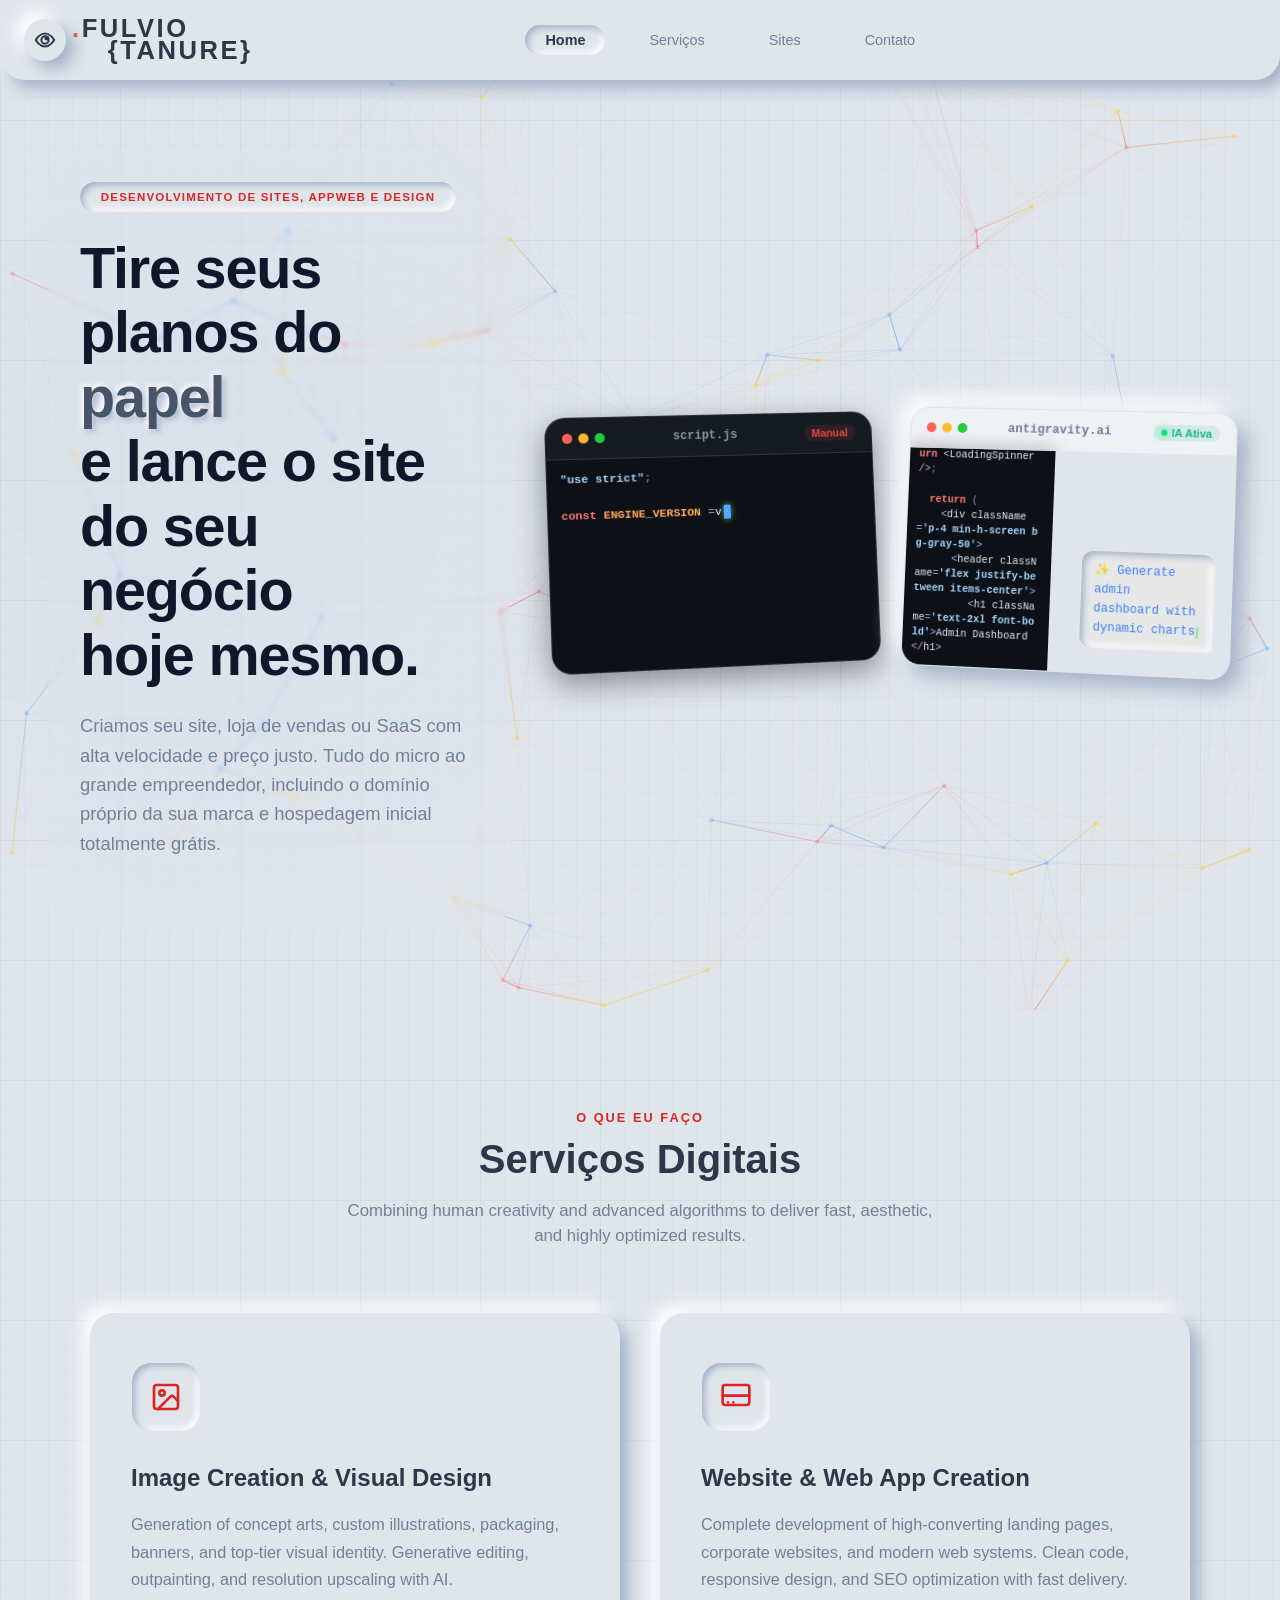
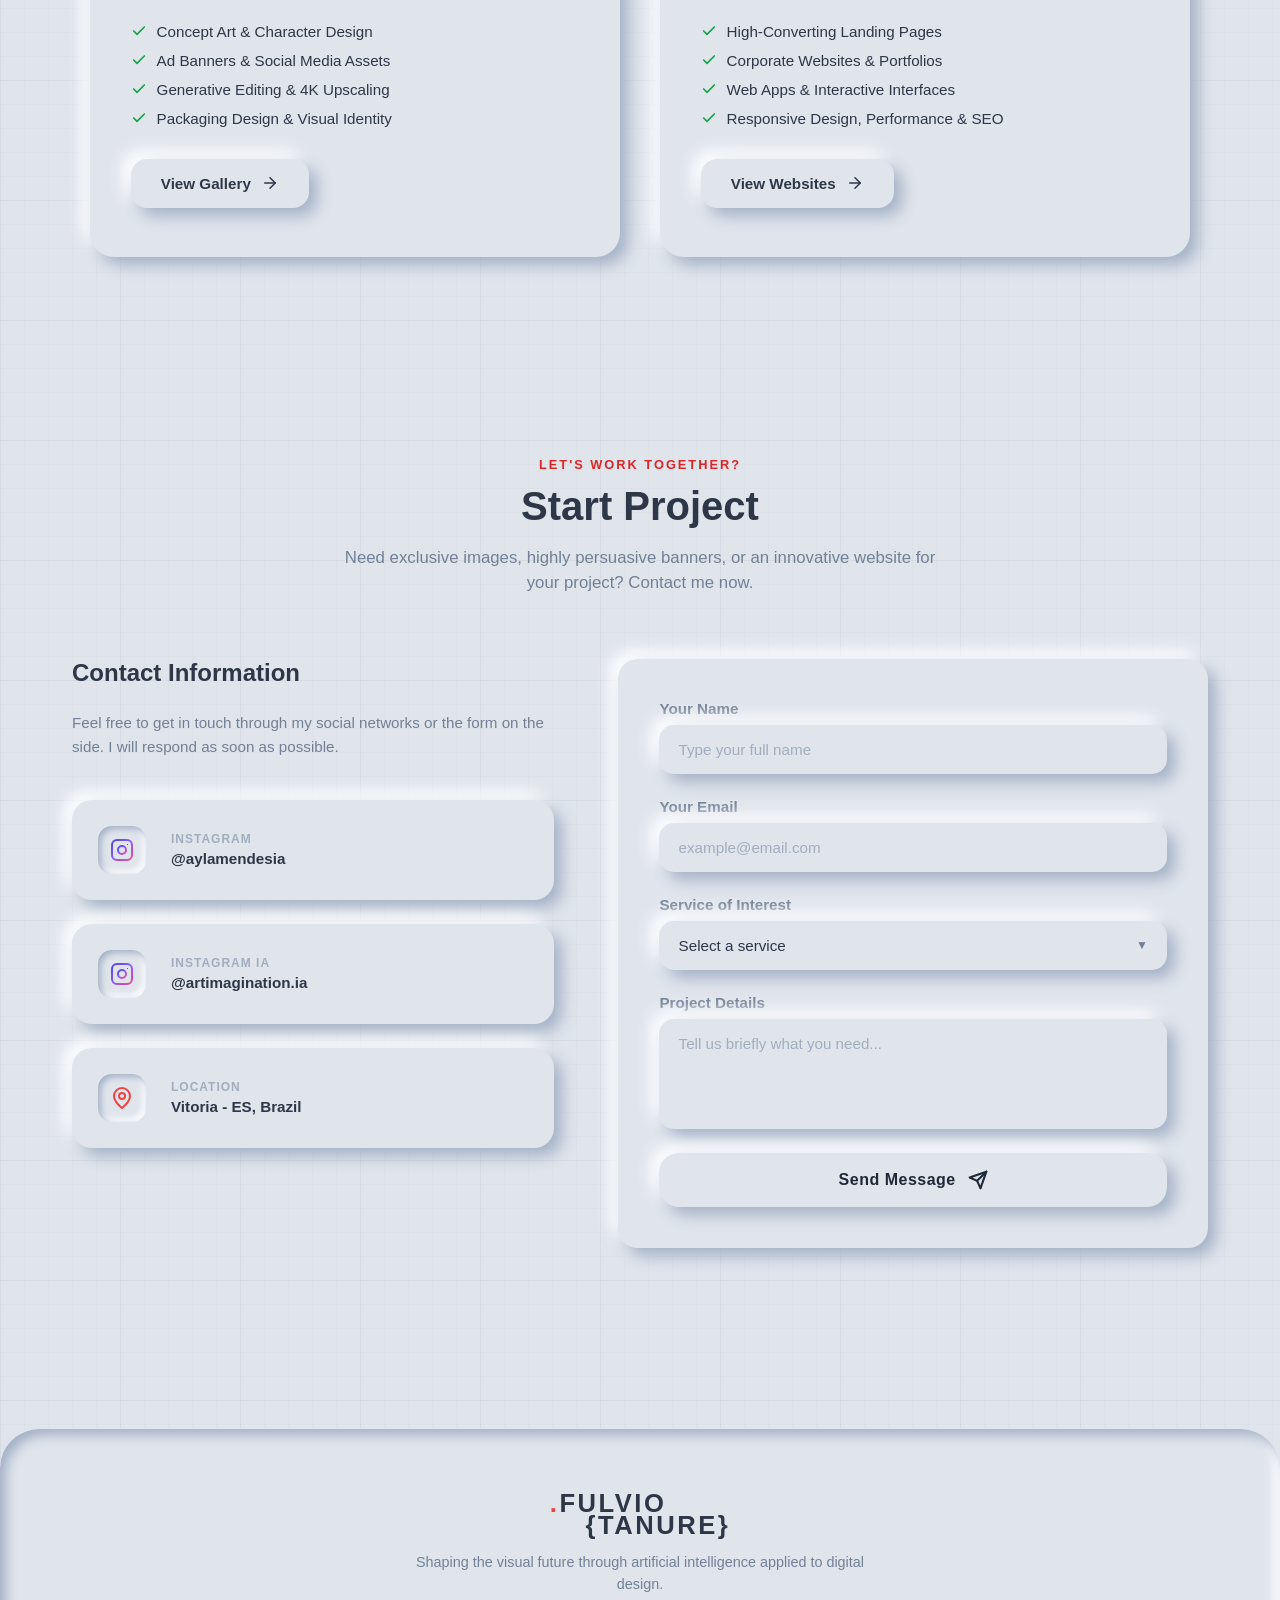
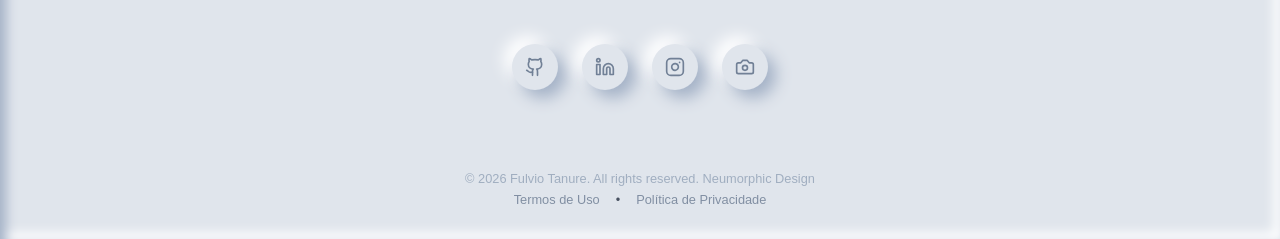
<file: index.html>
<!DOCTYPE html>
<html lang="pt-BR">

<head>
    <meta charset="UTF-8">
    <meta name="viewport" content="width=device-width, initial-scale=1.0">
    <meta name="color-scheme" content="only light dark">
    <meta name="google-site-verification" content="googleee50579617c39c6c">
    <title>Fulvio Tanure | Design Digital, Criação de Sites & IA</title>
    <link rel="icon" type="image/png" href="img/favicon.png">
    <meta name="description"
        content="Portfólio de Fulvio Tanure - Especialista em criação de sites, lojas virtuais, SaaS, edição generativa e imagens de alto desempenho com Inteligência Artificial.">
    <meta name="keywords" content="Fulvio Tanure, Desenvolvimento de Sites, Criação de Sites, SaaS, AppWeb, Design por IA, Inteligência Artificial, Design Digital, wMacro, Fotografia, Vitória ES">
    <link rel="canonical" href="https://fulviotanure.com.br/">

    <!-- Open Graph / Facebook -->
    <meta property="og:type" content="website">
    <meta property="og:url" content="https://fulviotanure.com.br/">
    <meta property="og:title" content="Fulvio Tanure | Design Digital & IA">
    <meta property="og:description"
        content="Portfólio de Fulvio Tanure - Especialista em criação de imagens, banners, edição digital e sites de alto desempenho baseados em Inteligência Artificial.">
    <meta property="og:image" content="https://fulviotanure.com.br/img/concept-art-ratto.jpg">

    <!-- Twitter -->
    <meta property="twitter:card" content="summary_large_image">
    <meta property="twitter:url" content="https://fulviotanure.com.br/">
    <meta property="twitter:title" content="Fulvio Tanure | Design Digital & IA">
    <meta property="twitter:description"
        content="Portfólio de Fulvio Tanure - Especialista em criação de imagens, banners, edição digital e sites de alto desempenho baseados em Inteligência Artificial.">
    <meta property="twitter:image" content="https://fulviotanure.com.br/img/concept-art-ratto.jpg">

    <!-- Structured Data (JSON-LD) -->
    <script type="application/ld+json">
    {
      "@context": "https://schema.org",
      "@type": "Person",
      "name": "Fulvio Tanure",
      "url": "https://fulviotanure.com.br",
      "image": "https://fulviotanure.com.br/img/favicon.png",
      "sameAs": [
        "https://github.com/Fulviotanure",
        "https://www.instagram.com/tanure_photo",
        "https://www.instagram.com/aylamendesia",
        "https://www.instagram.com/artimagination.ia"
      ],
      "jobTitle": "Designer Digital & Especialista em Inteligência Artificial",
      "worksFor": {
        "@type": "Organization",
        "name": "Fulvio Tanure"
      },
      "address": {
        "@type": "PostalAddress",
        "addressLocality": "Vitória",
        "addressRegion": "ES",
        "addressCountry": "BR"
      }
    }
    </script>
    <!-- Google Fonts -->
    <link rel="preconnect" href="https://fonts.googleapis.com">
    <link rel="preconnect" href="https://fonts.gstatic.com" crossorigin>
    <link
        href="https://fonts.googleapis.com/css2?family=Outfit:wght@300;400;500;600;700;800&family=Inter:wght@300;400;500;600;700&display=swap"
        rel="stylesheet">
    <!-- Custom CSS -->
    <link rel="stylesheet" href="css/style.css?v=2.0">
    <link rel="stylesheet" href="css/home.css?v=2.0">
    <link rel="stylesheet" href="css/services.css?v=2.0">
    <link rel="stylesheet" href="css/portfolio.css?v=2.0">
    <link rel="stylesheet" href="css/contact.css?v=2.0">
</head>

<body class="light-theme">
    <!-- Skip Link para Navegação por Teclado -->
    <a href="#main-content" class="skip-link" data-i18n="accessibility.skip_link">Pular para o conteúdo principal</a>

    <!-- Background Elements for Glow Effects -->
    <div class="glow-bg glow-1"></div>
    <div class="glow-bg glow-2"></div>

    <!-- Global SVG Gradient Definitions (used by service & contact icons) -->
    <svg width="0" height="0" style="position:absolute;">
        <defs>
            <linearGradient id="avatar-grad" x1="0%" y1="0%" x2="100%" y2="100%">
                <stop offset="0%" stop-color="#4f46e5" />
                <stop offset="50%" stop-color="#8b5cf6" />
                <stop offset="100%" stop-color="#ec4899" />
            </linearGradient>
        </defs>
    </svg>

    <header class="header">
        <!-- High Contrast Toggle (Far Left Corner) -->
        <label class="toggle toggle-high-contrast" aria-label="Alternar alto contraste">
            <input type="checkbox" id="contrast-toggle-btn">
            <span class="button"></span>
            <span class="label">
                <svg aria-hidden="true" xmlns="http://www.w3.org/2000/svg" width="32" height="32" viewBox="0 0 24 24"
                    fill="none" stroke="currentColor" stroke-width="2.2" stroke-linecap="round" stroke-linejoin="round">
                    <path d="M2 12s4-7 10-7 10 7 10 7-4 7-10 7-10-7-10-7Z" />
                    <circle cx="12" cy="12" r="4" />
                    <circle cx="14" cy="10" r="1.5" fill="currentColor" />
                </svg>
            </span>
        </label>
        <div class="header-container">
            <div class="header-brand">
                <a href="#home" class="logo" id="logo-nav">
                    <span class="logo-line-1"><span class="logo-dot">.</span>FULVIO</span>
                    <span class="logo-line-2">{TANURE}</span>
                </a>
            </div>

            <!-- Central Nav Menu Pill (per reference image) -->
            <nav class="nav-menu nav-menu-pill" id="nav-menu">
                <a href="#home" class="nav-link active">Home</a>
                <a href="#services" class="nav-link">Serviços</a>
                <div class="nav-dropdown">
                    <a href="#portfolio" class="nav-link nav-dropdown-trigger">
                        Sites
                    </a>
                    <div class="nav-dropdown-menu">
                        <a href="/wmacro" class="nav-dropdown-item">WMacro</a>
                        <a href="/fotografia" class="nav-dropdown-item">Fotografia</a>
                    </div>
                </div>
                <a href="#contact" class="nav-link">Contato</a>
            </nav>

            <div class="header-actions">

                <!-- Mobile Menu Button -->
                <button class="mobile-toggle" id="mobile-toggle" aria-label="Abrir menu" aria-expanded="false"
                    aria-controls="nav-menu">
                    <svg class="hamburger" viewBox="0 0 100 100" width="30" aria-hidden="true">
                        <line class="line top" x1="20" y1="35" x2="80" y2="35" stroke="currentColor" stroke-width="6"
                            stroke-linecap="round"></line>
                        <line class="line middle" x1="20" y1="50" x2="80" y2="50" stroke="currentColor" stroke-width="6"
                            stroke-linecap="round"></line>
                        <line class="line bottom" x1="20" y1="65" x2="80" y2="65" stroke="currentColor" stroke-width="6"
                            stroke-linecap="round"></line>
                    </svg>
                </button>
            </div>
        </div>
    </header>

    <main class="main-content" id="main-content">
        <!-- HERO SECTION -->
        <section id="home" class="hero-section">
            <canvas id="constellation-canvas" aria-hidden="true"></canvas>
            <div class="hero-container">
                <div class="hero-text-block">
                    <div class="tag-badge">DESENVOLVIMENTO DE SITES, APPWEB E DESIGN</div>
                    <h1 class="hero-title">
                        Tire seus planos do <span class="text-raised">papel</span><br>
                        e lance o site do seu negócio<br>
                        hoje mesmo.
                    </h1>
                    <p class="hero-subtitle">
                        Criamos seu site, loja de vendas ou SaaS com alta velocidade e preço justo.
                        Tudo do micro ao grande empreendedor, incluindo o domínio próprio da sua marca e
                        hospedagem inicial totalmente grátis.
                    </p>
                </div>

                <!-- HERO FLOATING NEUMORPHIC COMPARISON CARDS -->
                <div class="hero-floating-cards-wrapper">
                    <!-- CARD 1: TRADITIONAL DEVELOPMENT (BLACK THEME WITH REALTIME TYPEWRITER) -->
                    <div class="hero-card hero-card-trad btn-neu dark-code-card">
                        <div class="hero-card-header">
                            <div class="mac-dots">
                                <span class="mac-dot red"></span>
                                <span class="mac-dot yellow"></span>
                                <span class="mac-dot green"></span>
                            </div>
                            <span class="hero-card-title">script.js</span>
                            <span class="hero-card-badge badge-trad">Manual</span>
                        </div>
                        <div class="hero-card-body dark-code-body" id="trad-code-body">
                            <!-- Code typed in real-time by JS -->
                        </div>
                    </div>

                    <!-- CARD 2: AI-POWERED DEVELOPMENT -->
                    <div class="hero-card hero-card-ai btn-neu">
                        <div class="hero-card-header">
                            <div class="mac-dots">
                                <span class="mac-dot red"></span>
                                <span class="mac-dot yellow"></span>
                                <span class="mac-dot green"></span>
                            </div>
                            <span class="hero-card-title">antigravity.ai</span>
                            <span class="hero-card-badge badge-ai">
                                <span class="pulse-dot"></span> IA Ativa
                            </span>
                        </div>
                        <div class="hero-card-body ai-split-layout">
                            <div class="ai-split-left">
                                <div class="ai-fast-code dark-code-body" id="ai-fast-code"></div>
                                <div class="ai-vibe-preview" id="ai-vibe-preview" style="display: none;"></div>
                            </div>
                            <div class="ai-split-right">
                                <div class="ai-chat-bubble">
                                    <span class="ai-icon">✨</span>
                                    <span class="ai-prompt-text" id="ai-prompt-text"></span>
                                </div>
                            </div>
                        </div>
                    </div>
                </div>
            </div>
        </section>

        <!-- SERVICES SECTION -->
        <section id="services" class="services-section">
            <div class="container-width">
                <div class="section-header text-center">
                    <span class="sub-title">O QUE EU FAÇO</span>
                    <h2 class="section-title">Serviços Digitais</h2>
                    <p class="section-desc" data-i18n="services.desc">
                        Combinando criatividade humana e algoritmos avançados para entregar resultados rápidos,
                        estéticos e altamente otimizados.
                    </p>
                </div>

                <div class="services-grid">
                    <!-- Service 1: Criação de Imagens -->
                    <div class="service-card btn-neu">
                        <div class="service-card-header">
                            <div class="service-icon-wrapper">
                                <svg xmlns="http://www.w3.org/2000/svg" width="32" height="32" viewBox="0 0 24 24"
                                    fill="none" stroke="#dc2626" stroke-width="2" stroke-linecap="round"
                                    stroke-linejoin="round" class="service-icon">
                                    <rect width="18" height="18" x="3" y="3" rx="2" ry="2" />
                                    <circle cx="9" cy="9" r="2" />
                                    <path d="m21 15-3.086-3.086a2 2 0 0 0-2.828 0L6 21" />
                                </svg>
                            </div>
                            <h3 class="service-card-title" data-i18n="services.s1_title">Criação de Imagens & Design
                                Visual</h3>
                            <p class="service-card-text" data-i18n="services.s1_text">
                                Geração de artes conceituais, ilustrações personalizadas, embalagens, banners e
                                identidade visual de alto nível. Edição generativa, expansão de bordas e aumento de
                                resolução com IA.
                            </p>
                            <ul class="service-features-list">
                                <li class="service-feature-item">
                                    <svg class="service-feature-icon" xmlns="http://www.w3.org/2000/svg" width="16"
                                        height="16" viewBox="0 0 24 24" fill="none" stroke="#16a34a" stroke-width="2.5"
                                        stroke-linecap="round" stroke-linejoin="round">
                                        <polyline points="20 6 9 17 4 12"></polyline>
                                    </svg>
                                    <span data-i18n="services.s1_f1">Concept Art & Character Design</span>
                                </li>
                                <li class="service-feature-item">
                                    <svg class="service-feature-icon" xmlns="http://www.w3.org/2000/svg" width="16"
                                        height="16" viewBox="0 0 24 24" fill="none" stroke="#16a34a" stroke-width="2.5"
                                        stroke-linecap="round" stroke-linejoin="round">
                                        <polyline points="20 6 9 17 4 12"></polyline>
                                    </svg>
                                    <span data-i18n="services.s1_f2">Banners Publicitários & Social Media</span>
                                </li>
                                <li class="service-feature-item">
                                    <svg class="service-feature-icon" xmlns="http://www.w3.org/2000/svg" width="16"
                                        height="16" viewBox="0 0 24 24" fill="none" stroke="#16a34a" stroke-width="2.5"
                                        stroke-linecap="round" stroke-linejoin="round">
                                        <polyline points="20 6 9 17 4 12"></polyline>
                                    </svg>
                                    <span data-i18n="services.s1_f3">Edição Generativa & Upscaling 4K</span>
                                </li>
                                <li class="service-feature-item">
                                    <svg class="service-feature-icon" xmlns="http://www.w3.org/2000/svg" width="16"
                                        height="16" viewBox="0 0 24 24" fill="none" stroke="#16a34a" stroke-width="2.5"
                                        stroke-linecap="round" stroke-linejoin="round">
                                        <polyline points="20 6 9 17 4 12"></polyline>
                                    </svg>
                                    <span data-i18n="services.s1_f4">Design de Embalagens & Identidade Visual</span>
                                </li>
                            </ul>
                        </div>
                        <button id="btn-open-gallery" class="service-card-btn btn-neu" type="button">
                            <span data-i18n="services.btn_gallery">Ver Galeria</span>
                            <svg class="btn-icon" xmlns="http://www.w3.org/2000/svg" width="18" height="18"
                                viewBox="0 0 24 24" fill="none" stroke="currentColor" stroke-width="2"
                                stroke-linecap="round" stroke-linejoin="round">
                                <line x1="5" y1="12" x2="19" y2="12"></line>
                                <polyline points="12 5 19 12 12 19"></polyline>
                            </svg>
                        </button>
                    </div>

                    <!-- Service 2: Criação de Sites -->
                    <div class="service-card btn-neu">
                        <div class="service-card-header">
                            <div class="service-icon-wrapper">
                                <svg xmlns="http://www.w3.org/2000/svg" width="32" height="32" viewBox="0 0 24 24"
                                    fill="none" stroke="#dc2626" stroke-width="2" stroke-linecap="round"
                                    stroke-linejoin="round" class="service-icon">
                                    <rect width="20" height="15" x="2" y="3" rx="2" />
                                    <line x1="2" x2="22" y1="11" y2="11" />
                                    <path d="M6 16h.01M10 16h.01" />
                                </svg>
                            </div>
                            <h3 class="service-card-title" data-i18n="services.s2_title">Criação de Sites & Web Apps
                            </h3>
                            <p class="service-card-text" data-i18n="services.s2_text">
                                Desenvolvimento completo de landing pages de alta conversão, sites institucionais e
                                sistemas web modernos. Código limpo, design responsivo e otimização para SEO com entrega
                                rápida.
                            </p>
                            <ul class="service-features-list">
                                <li class="service-feature-item">
                                    <svg class="service-feature-icon" xmlns="http://www.w3.org/2000/svg" width="16"
                                        height="16" viewBox="0 0 24 24" fill="none" stroke="#16a34a" stroke-width="2.5"
                                        stroke-linecap="round" stroke-linejoin="round">
                                        <polyline points="20 6 9 17 4 12"></polyline>
                                    </svg>
                                    <span data-i18n="services.s2_f1">Landing Pages de Alta Conversão</span>
                                </li>
                                <li class="service-feature-item">
                                    <svg class="service-feature-icon" xmlns="http://www.w3.org/2000/svg" width="16"
                                        height="16" viewBox="0 0 24 24" fill="none" stroke="#16a34a" stroke-width="2.5"
                                        stroke-linecap="round" stroke-linejoin="round">
                                        <polyline points="20 6 9 17 4 12"></polyline>
                                    </svg>
                                    <span data-i18n="services.s2_f2">Sites Institucionais & Portfólios</span>
                                </li>
                                <li class="service-feature-item">
                                    <svg class="service-feature-icon" xmlns="http://www.w3.org/2000/svg" width="16"
                                        height="16" viewBox="0 0 24 24" fill="none" stroke="#16a34a" stroke-width="2.5"
                                        stroke-linecap="round" stroke-linejoin="round">
                                        <polyline points="20 6 9 17 4 12"></polyline>
                                    </svg>
                                    <span data-i18n="services.s2_f3">Web Apps & Interfaces Interativas</span>
                                </li>
                                <li class="service-feature-item">
                                    <svg class="service-feature-icon" xmlns="http://www.w3.org/2000/svg" width="16"
                                        height="16" viewBox="0 0 24 24" fill="none" stroke="#16a34a" stroke-width="2.5"
                                        stroke-linecap="round" stroke-linejoin="round">
                                        <polyline points="20 6 9 17 4 12"></polyline>
                                    </svg>
                                    <span data-i18n="services.s2_f4">Design Responsivo, Performance & SEO</span>
                                </li>
                            </ul>
                        </div>
                        <button id="btn-open-sites" class="service-card-btn btn-neu" type="button">
                            <span data-i18n="services.btn_sites">Ver Sites</span>
                            <svg class="btn-icon" xmlns="http://www.w3.org/2000/svg" width="18" height="18"
                                viewBox="0 0 24 24" fill="none" stroke="currentColor" stroke-width="2"
                                stroke-linecap="round" stroke-linejoin="round">
                                <line x1="5" y1="12" x2="19" y2="12"></line>
                                <polyline points="12 5 19 12 12 19"></polyline>
                            </svg>
                        </button>
                    </div>
                </div>
            </div>
        </section>

        <!-- CONTACT SECTION -->
        <section id="contact" class="contact-section">
            <div class="container-width">
                <div class="section-header text-center">
                    <span class="sub-title" data-i18n="contact.sub">VAMOS TRABALHAR JUNTOS?</span>
                    <h2 class="section-title" data-i18n="contact.title">Iniciar Projeto</h2>
                    <p class="section-desc" data-i18n="contact.desc">
                        Precisa de imagens exclusivas, banners altamente persuasivos ou de um site inovador para o seu
                        projeto? Entre em contato agora.
                    </p>
                </div>

                <div class="contact-grid">
                    <div class="contact-info-block">
                        <h3 class="info-title" data-i18n="contact.info_title">Informações de Contato</h3>
                        <p class="info-desc" data-i18n="contact.info_desc">Sinta-se livre para entrar em contato através
                            das minhas redes ou do formulário ao lado. Responderemos o mais breve possível.</p>

                        <div class="contact-cards-stack">
                            <a href="https://www.instagram.com/aylamendesia?utm_source=qr&igsh=dGhhbnByc2MzbnNy"
                                target="_blank" rel="noopener noreferrer" class="contact-info-card btn-neu">
                                <div class="info-card-icon">
                                    <svg xmlns="http://www.w3.org/2000/svg" width="24" height="24" viewBox="0 0 24 24"
                                        fill="none" stroke="url(#avatar-grad)" stroke-width="2" stroke-linecap="round"
                                        stroke-linejoin="round">
                                        <rect x="2" y="2" width="20" height="20" rx="5" ry="5" />
                                        <circle cx="12" cy="12" r="4" />
                                        <circle cx="17.5" cy="6.5" r="0.5" fill="currentColor" stroke="none" />
                                    </svg>
                                </div>
                                <div class="info-card-content">
                                    <span class="info-label">Instagram</span>
                                    <span class="info-value">@aylamendesia</span>
                                </div>
                            </a>

                            <a href="https://www.instagram.com/artimagination.ia?utm_source=qr&igsh=MTVlbXhjYnJoaWRzOA=="
                                target="_blank" rel="noopener noreferrer" class="contact-info-card btn-neu">
                                <div class="info-card-icon">
                                    <svg xmlns="http://www.w3.org/2000/svg" width="24" height="24" viewBox="0 0 24 24"
                                        fill="none" stroke="url(#avatar-grad)" stroke-width="2" stroke-linecap="round"
                                        stroke-linejoin="round">
                                        <rect x="2" y="2" width="20" height="20" rx="5" ry="5" />
                                        <circle cx="12" cy="12" r="4" />
                                        <circle cx="17.5" cy="6.5" r="0.5" fill="currentColor" stroke="none" />
                                    </svg>
                                </div>
                                <div class="info-card-content">
                                    <span class="info-label">Instagram IA</span>
                                    <span class="info-value">@artimagination.ia</span>
                                </div>
                            </a>

                            <a href="https://maps.google.com/?q=Vitória+-+ES,+Brasil" target="_blank"
                                rel="noopener noreferrer" class="contact-info-card btn-neu">
                                <div class="info-card-icon">
                                    <svg xmlns="http://www.w3.org/2000/svg" width="24" height="24" viewBox="0 0 24 24"
                                        fill="none" stroke="#ef4444" stroke-width="2" stroke-linecap="round"
                                        stroke-linejoin="round">
                                        <path d="M20 10c0 6-8 12-8 12s-8-6-8-12a8 8 0 0 1 16 0Z" />
                                        <circle cx="12" cy="10" r="3" />
                                    </svg>
                                </div>
                                <div class="info-card-content">
                                    <span class="info-label" data-i18n="contact.card_location_label">Localização</span>
                                    <span class="info-value" data-i18n="contact.card_location_value">Vitória - ES,
                                        Brasil</span>
                                </div>
                            </a>
                        </div>
                    </div>

                    <div class="contact-form-block">
                        <form id="contact-form" class="contact-form btn-neu">
                            <div class="form-row">
                                <div class="form-group">
                                    <label for="form-name" class="input-label" data-i18n="contact.form_name_label">Seu
                                        Nome</label>
                                    <input type="text" id="form-name" class="input" required
                                        data-i18n-placeholder="contact.form_name_placeholder"
                                        placeholder="Digite seu nome completo">
                                </div>
                            </div>

                            <div class="form-row">
                                <div class="form-group">
                                    <label for="form-email" class="input-label" data-i18n="contact.form_email_label">Seu
                                        E-mail</label>
                                    <input type="email" id="form-email" class="input" required
                                        data-i18n-placeholder="contact.form_email_placeholder"
                                        placeholder="exemplo@email.com">
                                </div>
                            </div>

                            <div class="form-row">
                                <div class="form-group">
                                    <label for="form-service" class="input-label"
                                        data-i18n="contact.form_service_label">Serviço de Interesse</label>
                                    <div class="custom-select-wrapper" id="custom-service-select">
                                        <div class="custom-select-trigger input select-neu">
                                            <span class="custom-select-text"
                                                data-i18n="contact.form_service_placeholder">Selecione um serviço</span>
                                            <span class="custom-select-arrow">▼</span>
                                        </div>
                                        <div class="custom-select-options"
                                            style="box-shadow: 0 10px 25px rgba(0,0,0,0.1); border: 1px solid var(--border-color);">
                                            <div class="custom-option" data-value="images"
                                                data-i18n="contact.form_service_images">Criação de Imagens e Arte
                                                Digital</div>
                                            <div class="custom-option" data-value="banners"
                                                data-i18n="contact.form_service_banners">Design de Banners & Anúncios
                                            </div>
                                            <div class="custom-option" data-value="editing"
                                                data-i18n="contact.form_service_editing">Edição e Tratamento de Imagens
                                            </div>
                                            <div class="custom-option" data-value="sites"
                                                data-i18n="contact.form_service_sites">Desenvolvimento de Websites</div>
                                            <div class="custom-option" data-value="other"
                                                data-i18n="contact.form_service_other">Outro Projeto Baseado em IA</div>
                                        </div>
                                        <input type="hidden" id="form-service" required>
                                    </div>
                                </div>
                            </div>

                            <div class="form-row">
                                <div class="form-group">
                                    <label for="form-message" class="input-label"
                                        data-i18n="contact.form_message_label">Detalhes do seu Projeto</label>
                                    <textarea id="form-message" class="input" required
                                        data-i18n-placeholder="contact.form_message_placeholder"
                                        placeholder="Conte-nos brevemente o que você precisa..."></textarea>
                                </div>
                            </div>

                            <button type="submit" class="btn btn-creations btn-neu btn-block">
                                <span class="btn-text" data-i18n="contact.form_send">Enviar Mensagem</span>
                                <svg class="btn-icon btn-icon-send" xmlns="http://www.w3.org/2000/svg" width="20"
                                    height="20" viewBox="0 0 24 24" fill="none" stroke="currentColor" stroke-width="2.5"
                                    stroke-linecap="round" stroke-linejoin="round">
                                    <line x1="22" y1="2" x2="11" y2="13" />
                                    <polygon points="22 2 15 22 11 13 2 9 22 2" />
                                </svg>
                            </button>
                        </form>
                    </div>
                </div>
            </div>
        </section>

        <!-- FOOTER -->
        <footer class="footer btn-neu inset">
            <div class="footer-container">
                <div class="footer-branding">
                    <a href="#home" class="logo">
                        <span class="logo-line-1"><span class="logo-dot">.</span>FULVIO</span>
                        <span class="logo-line-2">{TANURE}</span>
                    </a>
                    <p class="footer-motto" data-i18n="footer.motto">Modelando o futuro visual através da inteligência
                        artificial aplicada ao design digital.</p>
                </div>

                <div class="footer-socials">
                    <!-- Social Links -->
                    <a href="https://github.com/Fulviotanure" target="_blank" rel="noopener noreferrer"
                        class="social-icon btn-neu" aria-label="GitHub">
                        <svg xmlns="http://www.w3.org/2000/svg" width="20" height="20" viewBox="0 0 24 24" fill="none"
                            stroke="currentColor" stroke-width="2" stroke-linecap="round" stroke-linejoin="round">
                            <path
                                d="M15 22v-4a4.8 4.8 0 0 0-1-3.5c3 0 6-2 6-5.5.08-1.25-.27-2.48-1-3.5.28-1.15.28-2.35 0-3.5 0 0-1 0-3 1.5-2.64-.5-5.36-.5-8 0C6 2 5 2 5 2c-.3 1.15-.3 2.35 0 3.5A5.403 5.403 0 0 0 4 9c0 3.5 3 5.5 6 5.5-.39.49-.68 1.05-.85 1.65-.17.6-.22 1.23-.15 1.85v4" />
                            <path d="M9 18c-4.51 2-5-2-7-2" />
                        </svg>
                    </a>
                    <a href="https://www.linkedin.com/in/fulvio-tanure-78064a66/" target="_blank"
                        rel="noopener noreferrer" class="social-icon btn-neu" aria-label="LinkedIn">
                        <svg xmlns="http://www.w3.org/2000/svg" width="20" height="20" viewBox="0 0 24 24" fill="none"
                            stroke="currentColor" stroke-width="2" stroke-linecap="round" stroke-linejoin="round">
                            <path d="M16 8a6 6 0 0 1 6 6v7h-4v-7a2 2 0 0 0-2-2 2 2 0 0 0-2 2v7h-4v-7a6 6 0 0 1 6-6z" />
                            <rect width="4" height="12" x="2" y="9" />
                            <circle cx="4" cy="4" r="2" />
                        </svg>
                    </a>
                    <a href="https://www.instagram.com/tanure_photo" target="_blank" rel="noopener noreferrer"
                        class="social-icon btn-neu" aria-label="Instagram @tanure_photo">
                        <svg xmlns="http://www.w3.org/2000/svg" width="20" height="20" viewBox="0 0 24 24" fill="none"
                            stroke="currentColor" stroke-width="2" stroke-linecap="round" stroke-linejoin="round">
                            <rect width="20" height="20" x="2" y="2" rx="5" ry="5" />
                            <path d="M16 11.37A4 4 0 1 1 12.63 8 4 4 0 0 1 16 11.37z" />
                            <line x1="17.5" x2="17.51" y1="6.5" y2="6.5" />
                        </svg>
                    </a>
                    <a href="/fotografia" class="social-icon btn-neu"
                        aria-label="Portfólio de Fotografia" title="Ver portfólio fotográfico">
                        <svg xmlns="http://www.w3.org/2000/svg" width="20" height="20" viewBox="0 0 24 24" fill="none"
                            stroke="currentColor" stroke-width="2" stroke-linecap="round" stroke-linejoin="round">
                            <path
                                d="M14.5 4h-5L7 7H4a2 2 0 0 0-2 2v9a2 2 0 0 0 2 2h16a2 2 0 0 0 2-2V9a2 2 0 0 0-2-2h-3l-2.5-3z" />
                            <circle cx="12" cy="13" r="3" />
                        </svg>
                    </a>
                </div>

                <div class="footer-bottom">
                    <p data-i18n="footer.copy">© 2026 Fulvio Tanure. Todos os direitos reservados.</p>
                    <div class="footer-legal-links" style="margin-top: 6px; font-size: 0.8rem; display: flex; gap: 1rem; justify-content: center; opacity: 0.85;">
                        <a href="termos.html" style="color: var(--text-secondary); text-decoration: none; transition: color 0.2s ease;">Termos de Uso</a>
                        <span>•</span>
                        <a href="privacidade.html" style="color: var(--text-secondary); text-decoration: none; transition: color 0.2s ease;">Política de Privacidade</a>
                    </div>
                </div>
            </div>
        </footer>

        <!-- GALLERY 3x2 LIST MODAL -->
        <div id="gallery-list-modal" class="modal-overlay">
            <div class="gallery-modal-card btn-neu">
                <div class="gallery-modal-header">
                    <h2 class="gallery-modal-title" data-i18n="gallery.modal_title">Galeria de Imagens</h2>
                    <button id="gallery-modal-close" class="modal-close-btn btn-neu" aria-label="Fechar">
                        <svg xmlns="http://www.w3.org/2000/svg" width="24" height="24" viewBox="0 0 24 24" fill="none"
                            stroke="currentColor" stroke-width="2" stroke-linecap="round" stroke-linejoin="round">
                            <line x1="18" y1="6" x2="6" y2="18"></line>
                            <line x1="6" y1="6" x2="18" y2="18"></line>
                        </svg>
                    </button>
                </div>
                <div class="gallery-grid-3x2">
                    <!-- Item 1 -->
                    <div class="gallery-grid-item btn-neu" data-item-id="1" data-title="Arte Conceito"
                        data-img="img/concept-art-ratto.jpg"
                        data-desc="A Arte Conceito é o alicerce visual para a idealização de universos, cenários e personagens. Através da exploração de formas, proporções, atmosferas e vestimentas, este processo estabelece a direção artística e a identidade estética fundamentais que guiarão toda a produção visual de um projeto criativo."
                        data-tags="Concept Art,Character Design">
                        <div class="gallery-item-img-wrap">
                            <img src="img/concept-art-ratto.jpg" alt="Arte Conceito" loading="lazy">
                        </div>
                        <h4 class="gallery-item-title">Arte Conceito</h4>
                    </div>

                    <!-- Item 2 -->
                    <div class="gallery-grid-item btn-neu" data-item-id="2" data-title="Conceito Criativo de Marcas"
                        data-img="img/creative-concept-packaging.jpg"
                        data-desc="O Conceito Criativo de Marcas materializa os valores e a essência de um negócio em elementos visuais e sensoriais tangíveis. Envolve o desenvolvimento de embalagens inteligentes, texturas e mockups que geram valor de marca e criam uma conexão emocional e tátil única com o cliente."
                        data-tags="Packaging,Brand Identity">
                        <div class="gallery-item-img-wrap">
                            <img src="img/creative-concept-packaging.jpg" alt="Conceito Criativo de Marcas"
                                loading="lazy">
                        </div>
                        <h4 class="gallery-item-title">Conceito Criativo de Marcas</h4>
                    </div>

                    <!-- Item 3 -->
                    <div class="gallery-grid-item btn-neu" data-item-id="3" data-title="Design de Logos"
                        data-img="img/marmitas-logo.jpg"
                        data-desc="A criação de logotipos e identidades visuais consiste em sintetizar o propósito de uma empresa em símbolos memoráveis. O foco é projetar marcas inteligentes, minimalistas e dinâmicas que garantam excelente legibilidade, adaptabilidade em diferentes meios e forte apelo estético."
                        data-tags="Logo Design,Branding" data-bg="white">
                        <div class="gallery-item-img-wrap" style="background-color: white;">
                            <img src="img/marmitas-logo.jpg" alt="Design de Logos" loading="lazy">
                        </div>
                        <h4 class="gallery-item-title">Design de Logos</h4>
                    </div>

                    <!-- Item 4 -->
                    <div class="gallery-grid-item btn-neu" data-item-id="4" data-title="Banner Web Publicidade"
                        data-img="img/marmitas-ad-banner.jpg"
                        data-desc="Criação de banners digitais otimizados para alta conversão em campanhas de tráfego pago. Integração de copywriting persuasivo e design atraente gerado por IA."
                        data-tags="Social Ads,Performance">
                        <div class="gallery-item-img-wrap">
                            <img src="img/marmitas-ad-banner.jpg" alt="Banner Web Publicidade" loading="lazy">
                        </div>
                        <h4 class="gallery-item-title">Banner Web Publicidade</h4>
                    </div>

                    <!-- Item 5 -->
                    <div class="gallery-grid-item btn-neu" data-item-id="5" data-title="Modificação de Imagem"
                        data-img="img/editing-inpainting.png"
                        data-desc="Alteração avançada de imagens utilizando IA generativa. Adição e remoção de elementos complexos, troca de fundos e ajustes de iluminação sem perder o realismo."
                        data-tags="Inpainting,Edição IA">
                        <div class="gallery-item-img-wrap">
                            <img src="img/editing-inpainting.png" alt="Modificação de Imagem" loading="lazy">
                        </div>
                        <h4 class="gallery-item-title">Modificação de Imagem</h4>
                    </div>

                    <!-- Item 6 -->
                    <div class="gallery-grid-item btn-neu" data-item-id="6" data-title="Restauração de Fotos"
                        data-img="img/photo-restoration.png"
                        data-desc="Restauração digital de fotografias antigas ou danificadas. Recuperação de detalhes perdidos, remoção de ruídos, arranhões e colorização inteligente por IA."
                        data-tags="Upscaling,Colorização">
                        <div class="gallery-item-img-wrap">
                            <img src="img/photo-restoration.png" alt="Restauração de Fotos" loading="lazy">
                        </div>
                        <h4 class="gallery-item-title">Restauração de Fotos</h4>
                    </div>
                </div>
            </div>
        </div>

        <!-- SITES LIST MODAL -->
        <div id="sites-list-modal" class="modal-overlay">
            <div class="gallery-modal-card btn-neu">
                <div class="gallery-modal-header">
                    <h2 class="gallery-modal-title" data-i18n="sites.modal_title">Criação de Sites</h2>
                    <button id="sites-modal-close" class="modal-close-btn btn-neu" aria-label="Fechar">
                        <svg xmlns="http://www.w3.org/2000/svg" width="24" height="24" viewBox="0 0 24 24" fill="none"
                            stroke="currentColor" stroke-width="2" stroke-linecap="round" stroke-linejoin="round">
                            <line x1="18" y1="6" x2="6" y2="18"></line>
                            <line x1="6" y1="6" x2="18" y2="18"></line>
                        </svg>
                    </button>
                </div>
                <div class="gallery-grid-3x2">
                    <a href="/wmacro" class="gallery-grid-item btn-neu"
                        style="text-decoration: none;">
                        <div class="gallery-item-img-wrap">
                            <img src="img/wmacro-dashboard.png" alt="WMacro Web Application" loading="lazy">
                        </div>
                        <h4 class="gallery-item-title" data-i18n="sites.wmacro">WMacro</h4>
                    </a>
                    <a href="/fotografia" class="gallery-grid-item btn-neu"
                        style="text-decoration: none;">
                        <div class="gallery-item-img-wrap">
                            <img src="img/foto-portfolio.png" alt="Portfólio Fotografia" loading="lazy">
                        </div>
                        <h4 class="gallery-item-title" data-i18n="sites.fotografias">Fotografias</h4>
                    </a>
                    <a href="#contact" id="sites-contact-link" class="gallery-grid-item btn-neu"
                        style="text-decoration: none;">
                        <div class="gallery-item-img-wrap animated-landing-slideshow">
                            <!-- Slide 1: SaaS Analytics Dark -->
                            <div class="slide-item slide-1 mini-ui dark" style="gap:4px; padding:8px; border-radius:0;">
                                <div class="mini-nav"
                                    style="background:rgba(6,182,212,0.1); border-radius:4px; height: 20px;">
                                    <div class="mini-title"
                                        style="width:35%; background:linear-gradient(90deg,#06b6d4,#3b82f6);"></div>
                                    <div style="width:8px;height:8px;border-radius:50%;background:#22c55e;"></div>
                                </div>
                                <div class="mini-grid" style="grid-template-columns:1fr 1fr 1fr 1fr; gap:6px;">
                                    <div class="mini-card"
                                        style="background:#0f172a;border:1px solid rgba(6,182,212,0.2);height:30px;">
                                    </div>
                                    <div class="mini-card"
                                        style="background:#0f172a;border:1px solid rgba(6,182,212,0.2);height:30px;">
                                    </div>
                                    <div class="mini-card"
                                        style="background:#0f172a;border:1px solid rgba(6,182,212,0.2);height:30px;">
                                    </div>
                                    <div class="mini-card"
                                        style="background:#0f172a;border:1px solid rgba(6,182,212,0.2);height:30px;">
                                    </div>
                                </div>
                                <div class="mini-card"
                                    style="background:#0f172a; border:1px solid rgba(255,255,255,0.05); flex:1; display:flex; flex-direction:column; gap:6px; justify-content:center;">
                                    <div class="ai-preview-chart"
                                        style="width:90%; height:8px; background:linear-gradient(90deg,#06b6d4,#3b82f6);">
                                    </div>
                                    <div class="ai-preview-chart"
                                        style="width:60%; height:8px; background:linear-gradient(90deg,#8b5cf6,#ec4899);">
                                    </div>
                                    <div class="ai-preview-chart"
                                        style="width:75%; height:8px; background:linear-gradient(90deg,#10b981,#06b6d4);">
                                    </div>
                                </div>
                            </div>

                            <!-- Slide 2: E-commerce Minimalista -->
                            <div class="slide-item slide-2 mini-ui"
                                style="background: #fff; padding: 8px; border-radius:0;">
                                <div class="mini-nav"
                                    style="background: transparent; border-bottom: 1px solid #e2e8f0; border-radius: 0; height: 20px;">
                                    <div class="mini-title" style="width:30%; background:#1e293b;"></div>
                                    <div class="mini-nav-dots">
                                        <div class="mini-nav-dot" style="background:#1e293b;"></div>
                                    </div>
                                </div>
                                <div class="mini-grid" style="grid-template-columns: 1fr 1fr 1fr; gap: 6px;">
                                    <div class="mini-card" style="height:60px; background:#f1f5f9; border:none;"></div>
                                    <div class="mini-card" style="height:60px; background:#f1f5f9; border:none;"></div>
                                    <div class="mini-card" style="height:60px; background:#f1f5f9; border:none;"></div>
                                </div>
                                <div class="mini-sub" style="margin: 8px auto; background:#64748b; width:40%;"></div>
                            </div>

                            <!-- Slide 3: Neumorphic Portfolio -->
                            <div class="slide-item slide-3 mini-ui"
                                style="background: #e2e8f0; padding: 8px; gap: 8px; border-radius:0;">
                                <div class="mini-hero" style="background: transparent; padding: 0;">
                                    <div class="mini-title" style="width: 40%; background: #64748b; height:12px;"></div>
                                </div>
                                <div style="display:flex; justify-content:center; gap:12px; margin-top: 10px;">
                                    <div class="mini-btn"
                                        style="background:#e2e8f0; box-shadow: 3px 3px 6px #cbd5e1, -3px -3px 6px #f8fafc; border-radius: 20px; width:70px; height: 24px;">
                                    </div>
                                    <div class="mini-btn"
                                        style="background:#e2e8f0; box-shadow: inset 3px 3px 6px #cbd5e1, inset -3px -3px 6px #f8fafc; border-radius: 20px; width:70px; height: 24px;">
                                    </div>
                                </div>
                                <div class="mini-card"
                                    style="background: #e2e8f0; box-shadow: 4px 4px 8px #cbd5e1, -4px -4px 8px #f8fafc; border:none; height: 40px; margin-top: 10px;">
                                </div>
                            </div>

                            <!-- Slide 4: Real Estate Glassmorphism -->
                            <div class="slide-item slide-4 mini-ui"
                                style="background: linear-gradient(135deg, #e0e7ff, #f3e8ff); padding: 8px; border-radius:0;">
                                <div class="mini-hero"
                                    style="background: rgba(255,255,255,0.4); border: 1px solid rgba(255,255,255,0.8); backdrop-filter: blur(8px); height: 60px;">
                                    <div class="mini-title" style="width:50%; background:#475569; height:10px;"></div>
                                    <div class="mini-sub" style="width:70%; background:#64748b; height:6px;"></div>
                                    <div class="mini-btn" style="background:#3b82f6; width:50px; height:16px;"></div>
                                </div>
                                <div class="mini-grid" style="grid-template-columns: 1fr 1fr; gap:6px;">
                                    <div class="mini-card"
                                        style="height:45px; background:rgba(255,255,255,0.5); backdrop-filter: blur(4px);">
                                        <div class="mini-title" style="width:80%"></div>
                                    </div>
                                    <div class="mini-card"
                                        style="height:45px; background:rgba(255,255,255,0.5); backdrop-filter: blur(4px);">
                                        <div class="mini-title" style="width:80%"></div>
                                    </div>
                                </div>
                            </div>

                            <!-- Slide 5: Finance Dark Mode -->
                            <div class="slide-item slide-5 mini-ui dark"
                                style="background: #020617; padding: 8px; gap:6px; border-radius:0;">
                                <div class="mini-nav" style="border:none; height:16px;"><span class="mini-title"
                                        style="width:30%; background:#94a3b8;"></span></div>
                                <div class="mini-card"
                                    style="background: linear-gradient(135deg, #4f46e5, #9333ea); border: none; height: 50px; display:flex; flex-direction:column; justify-content:center; padding: 8px;">
                                    <div class="mini-sub" style="background:rgba(255,255,255,0.7); width: 40%"></div>
                                    <div class="mini-title"
                                        style="background:#fff; width: 70%; margin-top:4px; height:8px;"></div>
                                </div>
                                <div class="mini-card"
                                    style="height: 18px; display:flex; align-items:center; background:#0f172a; border-color:#1e293b;">
                                    <div class="mini-sub" style="background:#64748b;"></div>
                                </div>
                                <div class="mini-card"
                                    style="height: 18px; display:flex; align-items:center; background:#0f172a; border-color:#1e293b;">
                                    <div class="mini-sub" style="background:#64748b;"></div>
                                </div>
                            </div>
                            <div class="slideshow-badge">
                                <span class="pulse-dot"></span> Custom Web
                            </div>
                        </div>
                        <h4 class="gallery-item-title" data-i18n="sites.sobmedida">Solicitar Sob Medida</h4>
                    </a>
                </div>
            </div>
        </div>

        <!-- PORTFOLIO MODAL (LIGHTBOX INDIVIDUAL) -->
        <div id="portfolio-modal" class="modal-overlay">
            <div class="modal-card btn-neu">
                <button id="modal-close-btn" class="modal-close-btn btn-neu" data-i18n-aria-label="modal.close"
                    aria-label="Fechar">
                    <svg xmlns="http://www.w3.org/2000/svg" width="24" height="24" viewBox="0 0 24 24" fill="none"
                        stroke="currentColor" stroke-width="2" stroke-linecap="round" stroke-linejoin="round">
                        <line x1="18" y1="6" x2="6" y2="18"></line>
                        <line x1="6" y1="6" x2="18" y2="18"></line>
                    </svg>
                </button>
                <div class="modal-content-layout">
                    <div class="modal-img-col" id="modal-img-container">
                        <!-- Image or SVG will be injected here -->
                    </div>
                    <div class="modal-info-col">
                        <h2 id="modal-title" class="modal-title">Título do Projeto</h2>
                        <p id="modal-desc" class="modal-desc">Descrição completa do projeto vai aqui.</p>
                        <div id="modal-tags" class="portfolio-tags">
                            <!-- Tags injected here -->
                        </div>
                    </div>
                </div>
            </div>
        </div>

        <!-- MOBILE BOTTOM NAVIGATION TAB BAR -->
        <nav class="mobile-bottom-nav">
            <a href="#home" class="mobile-bottom-nav-item active" aria-label="Home">
                <svg xmlns="http://www.w3.org/2000/svg" width="20" height="20" viewBox="0 0 24 24" fill="none"
                    stroke="currentColor" stroke-width="2" stroke-linecap="round" stroke-linejoin="round"
                    class="nav-icon">
                    <path d="m3 9 9-7 9 7v11a2 2 0 0 1-2 2H5a2 2 0 0 1-2-2z" />
                    <polyline points="9 22 9 12 15 12 15 22" />
                </svg>
                <span class="nav-label" data-i18n="nav.home">Home</span>
            </a>
            <a href="#services" class="mobile-bottom-nav-item" aria-label="Serviços">
                <svg xmlns="http://www.w3.org/2000/svg" width="20" height="20" viewBox="0 0 24 24" fill="none"
                    stroke="currentColor" stroke-width="2" stroke-linecap="round" stroke-linejoin="round"
                    class="nav-icon">
                    <rect width="20" height="14" x="2" y="7" rx="2" ry="2" />
                    <path d="M16 21V5a2 2 0 0 0-2-2h-4a2 2 0 0 0-2 2v16" />
                </svg>
                <span class="nav-label" data-i18n="nav.services">Serviços</span>
            </a>
            <a href="#portfolio" class="mobile-bottom-nav-item" aria-label="Sites" id="mobile-nav-sites">
                <svg xmlns="http://www.w3.org/2000/svg" width="20" height="20" viewBox="0 0 24 24" fill="none"
                    stroke="currentColor" stroke-width="2" stroke-linecap="round" stroke-linejoin="round"
                    class="nav-icon">
                    <rect width="20" height="14" x="2" y="3" rx="2" ry="2" />
                    <line x1="8" y1="21" x2="16" y2="21" />
                    <line x1="12" y1="17" x2="12" y2="21" />
                </svg>
                <span class="nav-label" data-i18n="nav.portfolio">Sites</span>
            </a>
            <a href="#contact" class="mobile-bottom-nav-item" aria-label="Contato">
                <svg xmlns="http://www.w3.org/2000/svg" width="20" height="20" viewBox="0 0 24 24" fill="none"
                    stroke="currentColor" stroke-width="2" stroke-linecap="round" stroke-linejoin="round"
                    class="nav-icon">
                    <rect width="20" height="16" x="2" y="4" rx="2" />
                    <path d="m22 7-8.97 5.7a1.94 1.94 0 0 1-2.06 0L2 7" />
                </svg>
                <span class="nav-label" data-i18n="nav.contact">Contato</span>
            </a>
        </nav>



        <!-- Custom Scripts -->
        <script src="js/constellation.js?v=2.0" defer></script>
        <script src="js/i18n.js?v=2.0" defer></script>
        <script src="js/main.js?v=2.0" defer></script>
        <script src="js/home.js?v=2.0" defer></script>
        <script src="js/portfolio.js?v=2.0" defer></script>
        <script src="js/contact.js?v=2.0" defer></script>
        <script src="js/accessibility.js?v=2.0" defer></script>
</body>

</html>
</file>
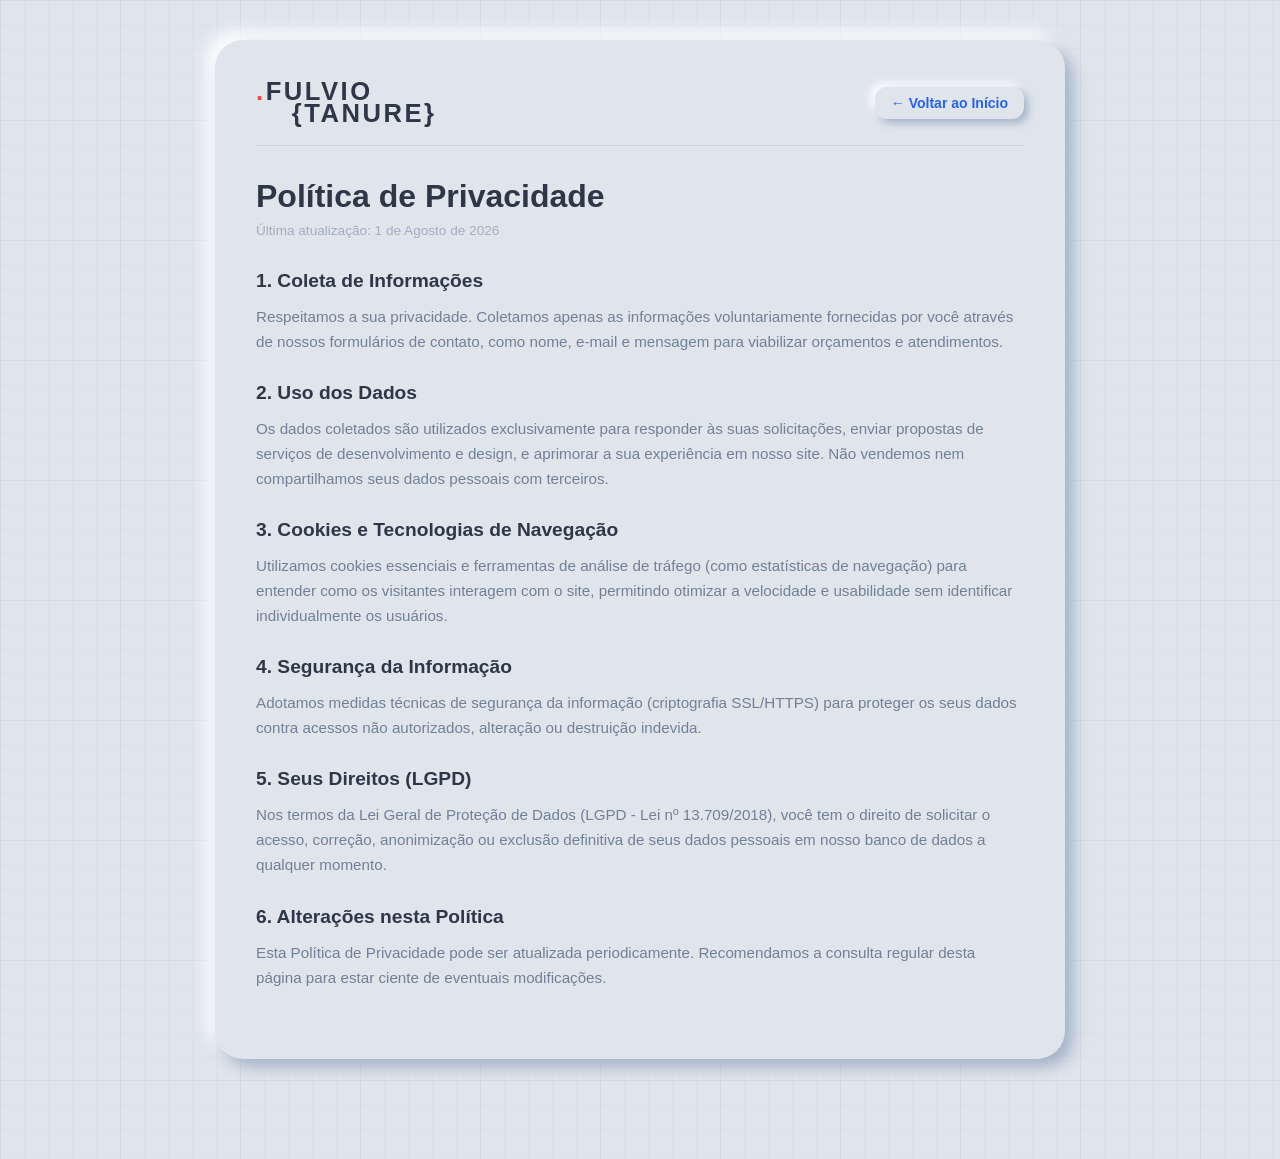
<file: privacidade.html>
<!DOCTYPE html>
<html lang="pt-BR">

<head>
    <meta charset="UTF-8">
    <meta name="viewport" content="width=device-width, initial-scale=1.0">
    <meta name="color-scheme" content="only light dark">
    <title>Política de Privacidade | Fulvio Tanure — Design Digital & IA</title>
    <link rel="icon" type="image/png" href="img/favicon.png">
    <link rel="canonical" href="https://fulviotanure.com.br/privacidade.html">
    <!-- Google Fonts -->
    <link rel="preconnect" href="https://fonts.googleapis.com">
    <link rel="preconnect" href="https://fonts.gstatic.com" crossorigin>
    <link href="https://fonts.googleapis.com/css2?family=Outfit:wght@300;400;500;600;700;800&family=Inter:wght@300;400;500;600;700&display=swap" rel="stylesheet">
    <link rel="stylesheet" href="css/style.css?v=2.0">
    <style>
        body {
            padding: 40px 20px 100px 20px;
            background-color: var(--bg-color);
            color: var(--text-primary);
            font-family: var(--font-body);
        }

        .legal-container {
            max-width: 850px;
            margin: 0 auto;
            background-color: var(--card-color);
            border-radius: var(--radius-md);
            padding: 40px;
            box-shadow: var(--shadow-out);
            border: 1px solid var(--glass-border);
        }

        .legal-header {
            display: flex;
            align-items: center;
            justify-content: space-between;
            margin-bottom: 32px;
            padding-bottom: 20px;
            border-bottom: 1px solid rgba(0, 0, 0, 0.08);
        }

        body.dark-theme .legal-header {
            border-bottom-color: rgba(255, 255, 255, 0.08);
        }

        .back-link {
            font-size: 14px;
            font-weight: 600;
            color: var(--accent-primary);
            text-decoration: none;
            display: inline-flex;
            align-items: center;
            gap: 6px;
            padding: 8px 16px;
            border-radius: 12px;
            box-shadow: var(--shadow-out-sm);
            transition: all 0.2s ease;
        }

        .back-link:hover {
            box-shadow: var(--shadow-in-sm);
        }

        .legal-title {
            font-size: 2rem;
            font-weight: 800;
            margin-bottom: 8px;
            color: var(--text-primary);
        }

        .legal-date {
            font-size: 0.85rem;
            color: var(--text-muted);
            margin-bottom: 32px;
        }

        .legal-section {
            margin-bottom: 28px;
        }

        .legal-section h3 {
            font-size: 1.2rem;
            font-weight: 700;
            margin-bottom: 12px;
            color: var(--text-primary);
        }

        .legal-section p, .legal-section ul {
            font-size: 0.95rem;
            line-height: 1.65;
            color: var(--text-secondary);
            margin-bottom: 12px;
        }

        .legal-section ul {
            padding-left: 20px;
        }

        .legal-section li {
            margin-bottom: 6px;
        }
    </style>
</head>

<body class="light-theme">
    <div class="legal-container">
        <div class="legal-header">
            <a href="index.html" class="logo">
                <span class="logo-line-1"><span class="logo-dot">.</span>FULVIO</span>
                <span class="logo-line-2">{TANURE}</span>
            </a>
            <a href="index.html" class="back-link">
                ← Voltar ao Início
            </a>
        </div>

        <h1 class="legal-title">Política de Privacidade</h1>
        <p class="legal-date">Última atualização: 1 de Agosto de 2026</p>

        <div class="legal-section">
            <h3>1. Coleta de Informações</h3>
            <p>Respeitamos a sua privacidade. Coletamos apenas as informações voluntariamente fornecidas por você através de nossos formulários de contato, como nome, e-mail e mensagem para viabilizar orçamentos e atendimentos.</p>
        </div>

        <div class="legal-section">
            <h3>2. Uso dos Dados</h3>
            <p>Os dados coletados são utilizados exclusivamente para responder às suas solicitações, enviar propostas de serviços de desenvolvimento e design, e aprimorar a sua experiência em nosso site. Não vendemos nem compartilhamos seus dados pessoais com terceiros.</p>
        </div>

        <div class="legal-section">
            <h3>3. Cookies e Tecnologias de Navegação</h3>
            <p>Utilizamos cookies essenciais e ferramentas de análise de tráfego (como estatísticas de navegação) para entender como os visitantes interagem com o site, permitindo otimizar a velocidade e usabilidade sem identificar individualmente os usuários.</p>
        </div>

        <div class="legal-section">
            <h3>4. Segurança da Informação</h3>
            <p>Adotamos medidas técnicas de segurança da informação (criptografia SSL/HTTPS) para proteger os seus dados contra acessos não autorizados, alteração ou destruição indevida.</p>
        </div>

        <div class="legal-section">
            <h3>5. Seus Direitos (LGPD)</h3>
            <p>Nos termos da Lei Geral de Proteção de Dados (LGPD - Lei nº 13.709/2018), você tem o direito de solicitar o acesso, correção, anonimização ou exclusão definitiva de seus dados pessoais em nosso banco de dados a qualquer momento.</p>
        </div>

        <div class="legal-section">
            <h3>6. Alterações nesta Política</h3>
            <p>Esta Política de Privacidade pode ser atualizada periodicamente. Recomendamos a consulta regular desta página para estar ciente de eventuais modificações.</p>
        </div>
    </div>
</body>

</html>
</file>
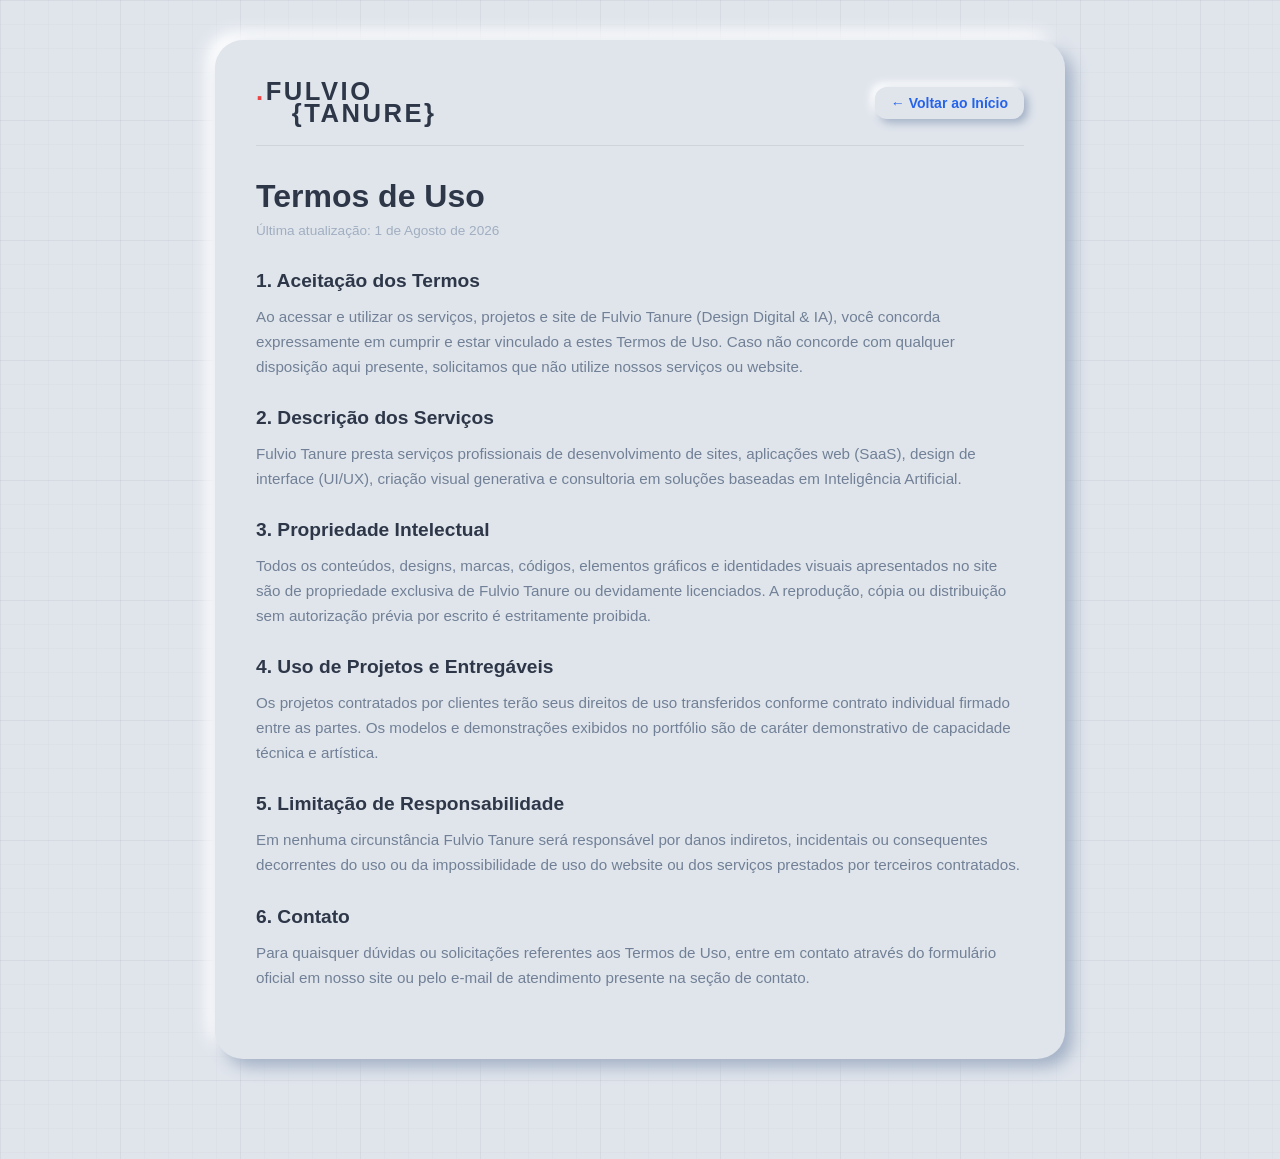
<file: termos.html>
<!DOCTYPE html>
<html lang="pt-BR">

<head>
    <meta charset="UTF-8">
    <meta name="viewport" content="width=device-width, initial-scale=1.0">
    <meta name="color-scheme" content="only light dark">
    <title>Termos de Uso | Fulvio Tanure — Design Digital & IA</title>
    <link rel="icon" type="image/png" href="img/favicon.png">
    <link rel="canonical" href="https://fulviotanure.com.br/termos.html">
    <!-- Google Fonts -->
    <link rel="preconnect" href="https://fonts.googleapis.com">
    <link rel="preconnect" href="https://fonts.gstatic.com" crossorigin>
    <link href="https://fonts.googleapis.com/css2?family=Outfit:wght@300;400;500;600;700;800&family=Inter:wght@300;400;500;600;700&display=swap" rel="stylesheet">
    <link rel="stylesheet" href="css/style.css?v=2.0">
    <style>
        body {
            padding: 40px 20px 100px 20px;
            background-color: var(--bg-color);
            color: var(--text-primary);
            font-family: var(--font-body);
        }

        .legal-container {
            max-width: 850px;
            margin: 0 auto;
            background-color: var(--card-color);
            border-radius: var(--radius-md);
            padding: 40px;
            box-shadow: var(--shadow-out);
            border: 1px solid var(--glass-border);
        }

        .legal-header {
            display: flex;
            align-items: center;
            justify-content: space-between;
            margin-bottom: 32px;
            padding-bottom: 20px;
            border-bottom: 1px solid rgba(0, 0, 0, 0.08);
        }

        body.dark-theme .legal-header {
            border-bottom-color: rgba(255, 255, 255, 0.08);
        }

        .back-link {
            font-size: 14px;
            font-weight: 600;
            color: var(--accent-primary);
            text-decoration: none;
            display: inline-flex;
            align-items: center;
            gap: 6px;
            padding: 8px 16px;
            border-radius: 12px;
            box-shadow: var(--shadow-out-sm);
            transition: all 0.2s ease;
        }

        .back-link:hover {
            box-shadow: var(--shadow-in-sm);
        }

        .legal-title {
            font-size: 2rem;
            font-weight: 800;
            margin-bottom: 8px;
            color: var(--text-primary);
        }

        .legal-date {
            font-size: 0.85rem;
            color: var(--text-muted);
            margin-bottom: 32px;
        }

        .legal-section {
            margin-bottom: 28px;
        }

        .legal-section h3 {
            font-size: 1.2rem;
            font-weight: 700;
            margin-bottom: 12px;
            color: var(--text-primary);
        }

        .legal-section p, .legal-section ul {
            font-size: 0.95rem;
            line-height: 1.65;
            color: var(--text-secondary);
            margin-bottom: 12px;
        }

        .legal-section ul {
            padding-left: 20px;
        }

        .legal-section li {
            margin-bottom: 6px;
        }
    </style>
</head>

<body class="light-theme">
    <div class="legal-container">
        <div class="legal-header">
            <a href="index.html" class="logo">
                <span class="logo-line-1"><span class="logo-dot">.</span>FULVIO</span>
                <span class="logo-line-2">{TANURE}</span>
            </a>
            <a href="index.html" class="back-link">
                ← Voltar ao Início
            </a>
        </div>

        <h1 class="legal-title">Termos de Uso</h1>
        <p class="legal-date">Última atualização: 1 de Agosto de 2026</p>

        <div class="legal-section">
            <h3>1. Aceitação dos Termos</h3>
            <p>Ao acessar e utilizar os serviços, projetos e site de Fulvio Tanure (Design Digital & IA), você concorda expressamente em cumprir e estar vinculado a estes Termos de Uso. Caso não concorde com qualquer disposição aqui presente, solicitamos que não utilize nossos serviços ou website.</p>
        </div>

        <div class="legal-section">
            <h3>2. Descrição dos Serviços</h3>
            <p>Fulvio Tanure presta serviços profissionais de desenvolvimento de sites, aplicações web (SaaS), design de interface (UI/UX), criação visual generativa e consultoria em soluções baseadas em Inteligência Artificial.</p>
        </div>

        <div class="legal-section">
            <h3>3. Propriedade Intelectual</h3>
            <p>Todos os conteúdos, designs, marcas, códigos, elementos gráficos e identidades visuais apresentados no site são de propriedade exclusiva de Fulvio Tanure ou devidamente licenciados. A reprodução, cópia ou distribuição sem autorização prévia por escrito é estritamente proibida.</p>
        </div>

        <div class="legal-section">
            <h3>4. Uso de Projetos e Entregáveis</h3>
            <p>Os projetos contratados por clientes terão seus direitos de uso transferidos conforme contrato individual firmado entre as partes. Os modelos e demonstrações exibidos no portfólio são de caráter demonstrativo de capacidade técnica e artística.</p>
        </div>

        <div class="legal-section">
            <h3>5. Limitação de Responsabilidade</h3>
            <p>Em nenhuma circunstância Fulvio Tanure será responsável por danos indiretos, incidentais ou consequentes decorrentes do uso ou da impossibilidade de uso do website ou dos serviços prestados por terceiros contratados.</p>
        </div>

        <div class="legal-section">
            <h3>6. Contato</h3>
            <p>Para quaisquer dúvidas ou solicitações referentes aos Termos de Uso, entre em contato através do formulário oficial em nosso site ou pelo e-mail de atendimento presente na seção de contato.</p>
        </div>
    </div>
</body>

</html>
</file>
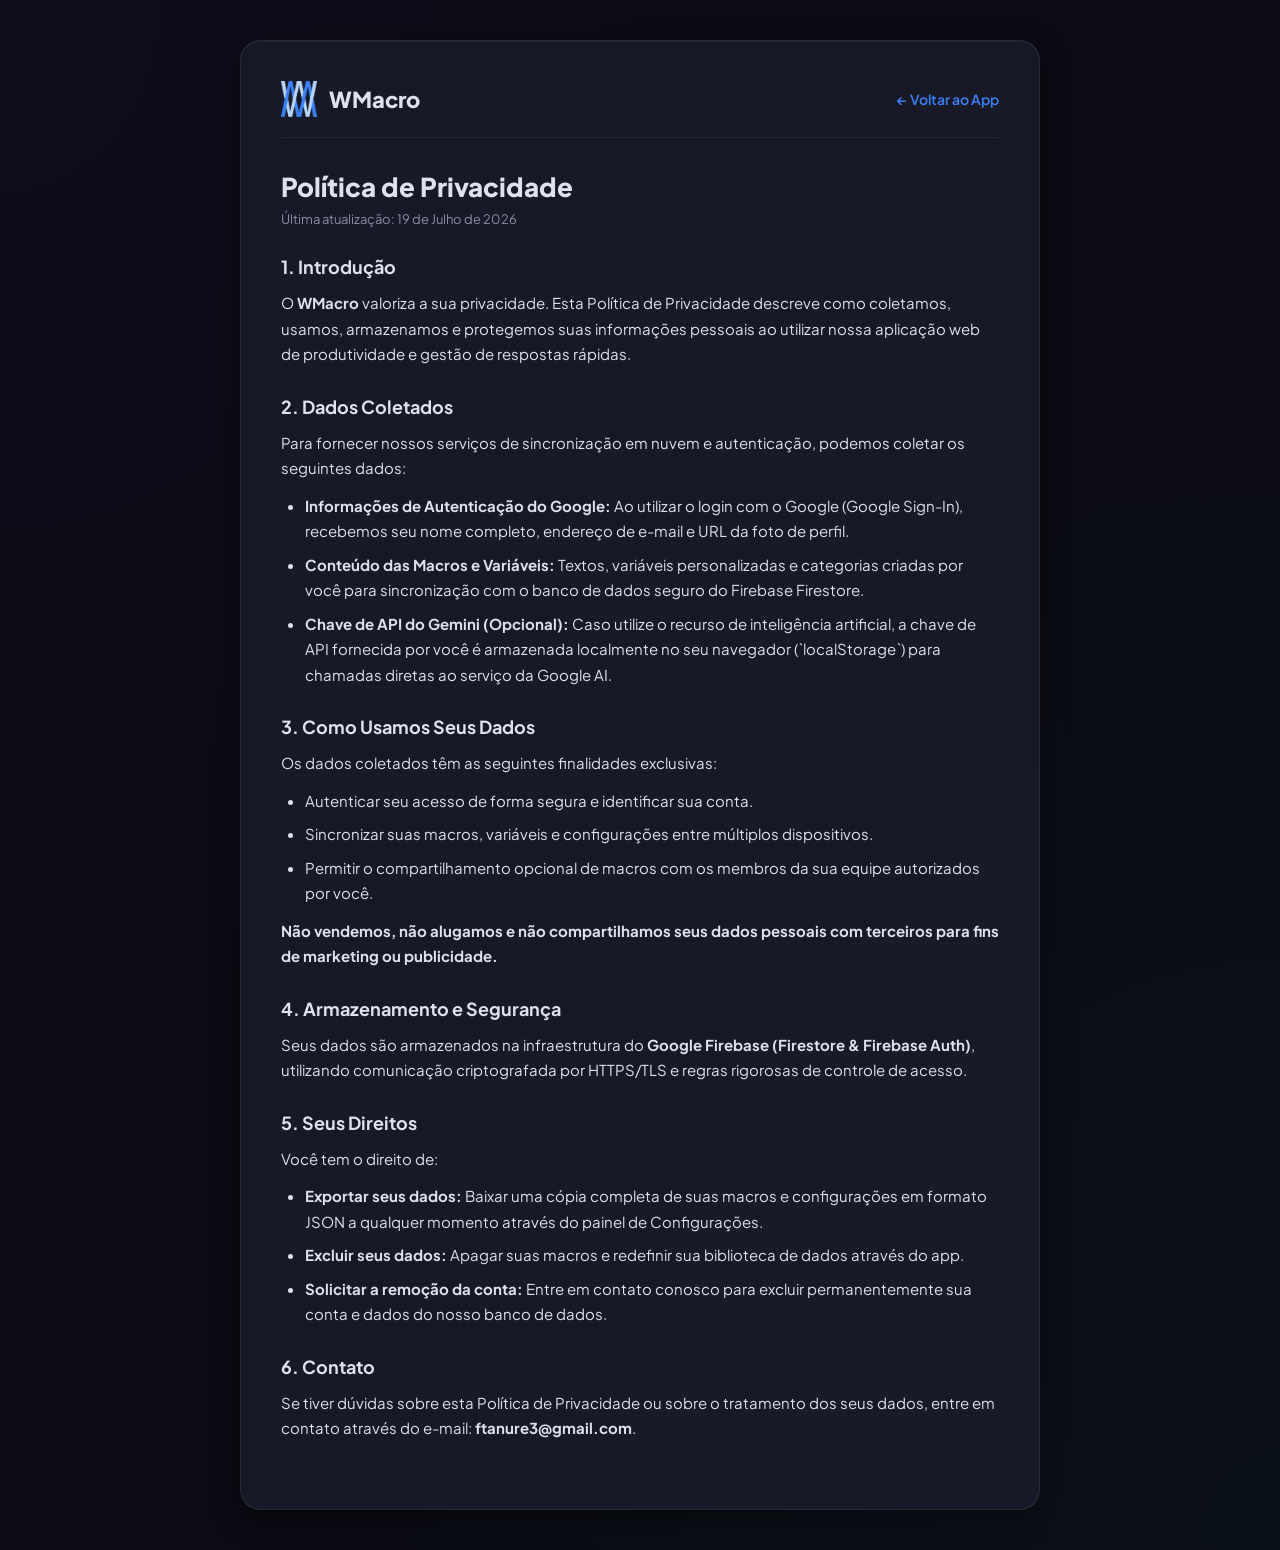
<file: PAGINAS/SITE_WMACRO/privacidade.html>
<!DOCTYPE html>
<html lang="pt-BR">

<head>
    <meta charset="UTF-8">
    <meta name="viewport" content="width=device-width, initial-scale=1.0">
    <title>Política de Privacidade — WMacro</title>
    <link rel="icon" type="image/png" href="wmacro.png">
    <link rel="preconnect" href="https://fonts.googleapis.com">
    <link rel="preconnect" href="https://fonts.gstatic.com" crossorigin>
    <link href="https://fonts.googleapis.com/css2?family=Plus+Jakarta+Sans:wght@400;500;600;700;800&display=swap" rel="stylesheet">
    <link rel="stylesheet" href="style.css">
    <style>
        body {
            height: auto;
            min-height: 100vh;
            overflow-y: auto;
            align-items: flex-start;
            padding: 40px 20px;
        }

        .legal-container {
            max-width: 800px;
            margin: 0 auto;
            background: var(--glass-bg-high);
            border: 1px solid var(--glass-border);
            backdrop-filter: blur(var(--glass-blur-md));
            -webkit-backdrop-filter: blur(var(--glass-blur-md));
            border-radius: var(--radius-lg);
            padding: 40px;
            box-shadow: var(--glass-shadow);
        }

        .legal-header {
            display: flex;
            align-items: center;
            justify-content: space-between;
            margin-bottom: 32px;
            padding-bottom: 20px;
            border-bottom: 1px solid var(--glass-border);
        }

        .legal-logo {
            display: flex;
            align-items: center;
            gap: 12px;
            text-decoration: none;
        }

        .legal-logo img {
            width: 36px;
            height: 36px;
        }

        .legal-logo h1 {
            font-size: 22px;
            font-weight: 800;
            color: var(--text-main);
        }

        .back-link {
            font-size: 14px;
            font-weight: 600;
            color: var(--color-primary);
            text-decoration: none;
            display: inline-flex;
            align-items: center;
            gap: 6px;
        }

        .back-link:hover {
            text-decoration: underline;
        }

        .legal-content h2 {
            font-size: 26px;
            font-weight: 800;
            margin-bottom: 8px;
            color: var(--text-main);
        }

        .legal-date {
            font-size: 13px;
            color: var(--text-muted);
            margin-bottom: 28px;
        }

        .legal-section {
            margin-bottom: 28px;
        }

        .legal-section h3 {
            font-size: 18px;
            font-weight: 700;
            margin-bottom: 12px;
            color: var(--text-main);
        }

        .legal-section p, .legal-section ul {
            font-size: 15px;
            line-height: 1.7;
            color: var(--text-main);
            margin-bottom: 12px;
        }

        .legal-section ul {
            padding-left: 24px;
        }

        .legal-section li {
            margin-bottom: 8px;
        }
    </style>
</head>

<body class="theme-dark">
    <div class="legal-container">
        <header class="legal-header">
            <a href="index.html" class="legal-logo">
                <img src="wmacro.png" alt="WMacro Logo">
                <h1>WMacro</h1>
            </a>
            <a href="index.html" class="back-link">← Voltar ao App</a>
        </header>

        <main class="legal-content">
            <h2>Política de Privacidade</h2>
            <p class="legal-date">Última atualização: 19 de Julho de 2026</p>

            <section class="legal-section">
                <h3>1. Introdução</h3>
                <p>O <strong>WMacro</strong> valoriza a sua privacidade. Esta Política de Privacidade descreve como coletamos, usamos, armazenamos e protegemos suas informações pessoais ao utilizar nossa aplicação web de produtividade e gestão de respostas rápidas.</p>
            </section>

            <section class="legal-section">
                <h3>2. Dados Coletados</h3>
                <p>Para fornecer nossos serviços de sincronização em nuvem e autenticação, podemos coletar os seguintes dados:</p>
                <ul>
                    <li><strong>Informações de Autenticação do Google:</strong> Ao utilizar o login com o Google (Google Sign-In), recebemos seu nome completo, endereço de e-mail e URL da foto de perfil.</li>
                    <li><strong>Conteúdo das Macros e Variáveis:</strong> Textos, variáveis personalizadas e categorias criadas por você para sincronização com o banco de dados seguro do Firebase Firestore.</li>
                    <li><strong>Chave de API do Gemini (Opcional):</strong> Caso utilize o recurso de inteligência artificial, a chave de API fornecida por você é armazenada localmente no seu navegador (`localStorage`) para chamadas diretas ao serviço da Google AI.</li>
                </ul>
            </section>

            <section class="legal-section">
                <h3>3. Como Usamos Seus Dados</h3>
                <p>Os dados coletados têm as seguintes finalidades exclusivas:</p>
                <ul>
                    <li>Autenticar seu acesso de forma segura e identificar sua conta.</li>
                    <li>Sincronizar suas macros, variáveis e configurações entre múltiplos dispositivos.</li>
                    <li>Permitir o compartilhamento opcional de macros com os membros da sua equipe autorizados por você.</li>
                </ul>
                <p><strong>Não vendemos, não alugamos e não compartilhamos seus dados pessoais com terceiros para fins de marketing ou publicidade.</strong></p>
            </section>

            <section class="legal-section">
                <h3>4. Armazenamento e Segurança</h3>
                <p>Seus dados são armazenados na infraestrutura do <strong>Google Firebase (Firestore & Firebase Auth)</strong>, utilizando comunicação criptografada por HTTPS/TLS e regras rigorosas de controle de acesso.</p>
            </section>

            <section class="legal-section">
                <h3>5. Seus Direitos</h3>
                <p>Você tem o direito de:</p>
                <ul>
                    <li><strong>Exportar seus dados:</strong> Baixar uma cópia completa de suas macros e configurações em formato JSON a qualquer momento através do painel de Configurações.</li>
                    <li><strong>Excluir seus dados:</strong> Apagar suas macros e redefinir sua biblioteca de dados através do app.</li>
                    <li><strong>Solicitar a remoção da conta:</strong> Entre em contato conosco para excluir permanentemente sua conta e dados do nosso banco de dados.</li>
                </ul>
            </section>

            <section class="legal-section">
                <h3>6. Contato</h3>
                <p>Se tiver dúvidas sobre esta Política de Privacidade ou sobre o tratamento dos seus dados, entre em contato através do e-mail: <strong>ftanure3@gmail.com</strong>.</p>
            </section>
        </main>
    </div>
</body>

</html>
</file>
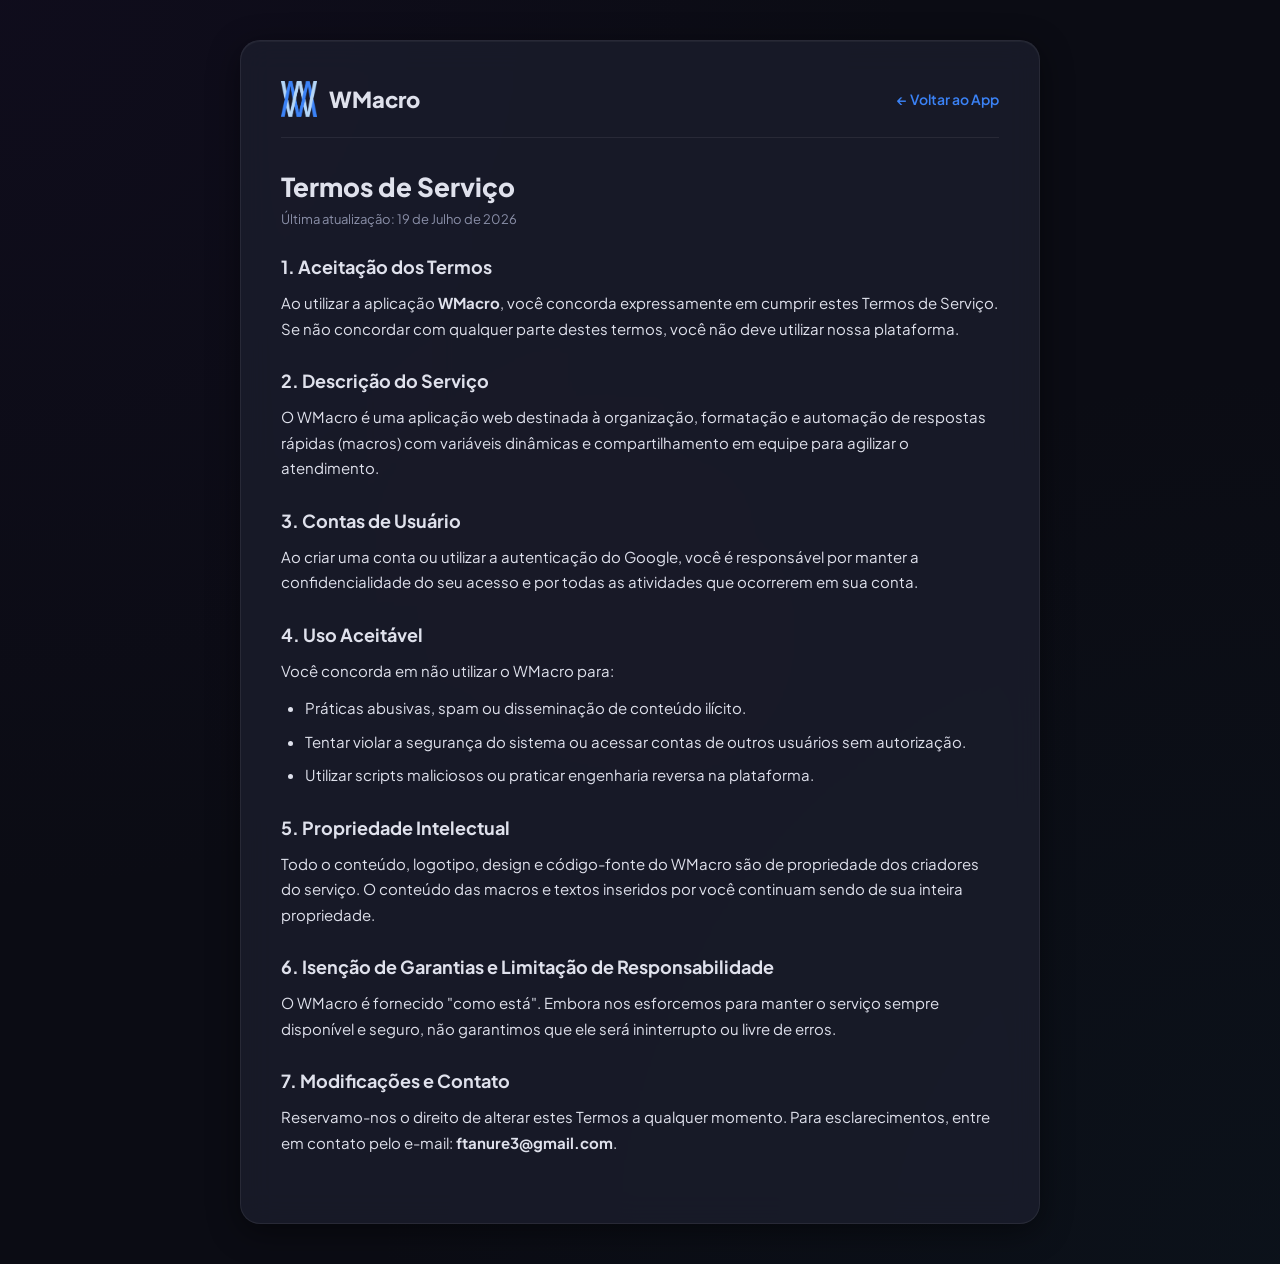
<file: PAGINAS/SITE_WMACRO/termos.html>
<!DOCTYPE html>
<html lang="pt-BR">

<head>
    <meta charset="UTF-8">
    <meta name="viewport" content="width=device-width, initial-scale=1.0">
    <title>Termos de Serviço — WMacro</title>
    <link rel="icon" type="image/png" href="wmacro.png">
    <link rel="preconnect" href="https://fonts.googleapis.com">
    <link rel="preconnect" href="https://fonts.gstatic.com" crossorigin>
    <link href="https://fonts.googleapis.com/css2?family=Plus+Jakarta+Sans:wght@400;500;600;700;800&display=swap" rel="stylesheet">
    <link rel="stylesheet" href="style.css">
    <style>
        body {
            height: auto;
            min-height: 100vh;
            overflow-y: auto;
            align-items: flex-start;
            padding: 40px 20px;
        }

        .legal-container {
            max-width: 800px;
            margin: 0 auto;
            background: var(--glass-bg-high);
            border: 1px solid var(--glass-border);
            backdrop-filter: blur(var(--glass-blur-md));
            -webkit-backdrop-filter: blur(var(--glass-blur-md));
            border-radius: var(--radius-lg);
            padding: 40px;
            box-shadow: var(--glass-shadow);
        }

        .legal-header {
            display: flex;
            align-items: center;
            justify-content: space-between;
            margin-bottom: 32px;
            padding-bottom: 20px;
            border-bottom: 1px solid var(--glass-border);
        }

        .legal-logo {
            display: flex;
            align-items: center;
            gap: 12px;
            text-decoration: none;
        }

        .legal-logo img {
            width: 36px;
            height: 36px;
        }

        .legal-logo h1 {
            font-size: 22px;
            font-weight: 800;
            color: var(--text-main);
        }

        .back-link {
            font-size: 14px;
            font-weight: 600;
            color: var(--color-primary);
            text-decoration: none;
            display: inline-flex;
            align-items: center;
            gap: 6px;
        }

        .back-link:hover {
            text-decoration: underline;
        }

        .legal-content h2 {
            font-size: 26px;
            font-weight: 800;
            margin-bottom: 8px;
            color: var(--text-main);
        }

        .legal-date {
            font-size: 13px;
            color: var(--text-muted);
            margin-bottom: 28px;
        }

        .legal-section {
            margin-bottom: 28px;
        }

        .legal-section h3 {
            font-size: 18px;
            font-weight: 700;
            margin-bottom: 12px;
            color: var(--text-main);
        }

        .legal-section p, .legal-section ul {
            font-size: 15px;
            line-height: 1.7;
            color: var(--text-main);
            margin-bottom: 12px;
        }

        .legal-section ul {
            padding-left: 24px;
        }

        .legal-section li {
            margin-bottom: 8px;
        }
    </style>
</head>

<body class="theme-dark">
    <div class="legal-container">
        <header class="legal-header">
            <a href="index.html" class="legal-logo">
                <img src="wmacro.png" alt="WMacro Logo">
                <h1>WMacro</h1>
            </a>
            <a href="index.html" class="back-link">← Voltar ao App</a>
        </header>

        <main class="legal-content">
            <h2>Termos de Serviço</h2>
            <p class="legal-date">Última atualização: 19 de Julho de 2026</p>

            <section class="legal-section">
                <h3>1. Aceitação dos Termos</h3>
                <p>Ao utilizar a aplicação <strong>WMacro</strong>, você concorda expressamente em cumprir estes Termos de Serviço. Se não concordar com qualquer parte destes termos, você não deve utilizar nossa plataforma.</p>
            </section>

            <section class="legal-section">
                <h3>2. Descrição do Serviço</h3>
                <p>O WMacro é uma aplicação web destinada à organização, formatação e automação de respostas rápidas (macros) com variáveis dinâmicas e compartilhamento em equipe para agilizar o atendimento.</p>
            </section>

            <section class="legal-section">
                <h3>3. Contas de Usuário</h3>
                <p>Ao criar uma conta ou utilizar a autenticação do Google, você é responsável por manter a confidencialidade do seu acesso e por todas as atividades que ocorrerem em sua conta.</p>
            </section>

            <section class="legal-section">
                <h3>4. Uso Aceitável</h3>
                <p>Você concorda em não utilizar o WMacro para:</p>
                <ul>
                    <li>Práticas abusivas, spam ou disseminação de conteúdo ilícito.</li>
                    <li>Tentar violar a segurança do sistema ou acessar contas de outros usuários sem autorização.</li>
                    <li>Utilizar scripts maliciosos ou praticar engenharia reversa na plataforma.</li>
                </ul>
            </section>

            <section class="legal-section">
                <h3>5. Propriedade Intelectual</h3>
                <p>Todo o conteúdo, logotipo, design e código-fonte do WMacro são de propriedade dos criadores do serviço. O conteúdo das macros e textos inseridos por você continuam sendo de sua inteira propriedade.</p>
            </section>

            <section class="legal-section">
                <h3>6. Isenção de Garantias e Limitação de Responsabilidade</h3>
                <p>O WMacro é fornecido "como está". Embora nos esforcemos para manter o serviço sempre disponível e seguro, não garantimos que ele será ininterrupto ou livre de erros.</p>
            </section>

            <section class="legal-section">
                <h3>7. Modificações e Contato</h3>
                <p>Reservamo-nos o direito de alterar estes Termos a qualquer momento. Para esclarecimentos, entre em contato pelo e-mail: <strong>ftanure3@gmail.com</strong>.</p>
            </section>
        </main>
    </div>
</body>

</html>
</file>
<file: css/style.css>
/* ==========================================================================
   NEUMORPHIC PORTFOLIO - FULVIO TANURE
   CSS GLOBAL STYLING & DESIGN SYSTEM
   ========================================================================== */

/* --- Custom Variables & Theme Systems --- */
:root {
    /* Fonts (DESIGN.md System Stack) */
    --font-heading: -apple-system, BlinkMacSystemFont, "Segoe UI", Roboto, Helvetica, Arial, sans-serif;
    --font-body: -apple-system, BlinkMacSystemFont, "Segoe UI", Roboto, Helvetica, Arial, sans-serif;
    --font-mono: 'JetBrains Mono', monospace;

    /* Radius Tokens Scale (DESIGN.md) */
    --radius-sm: 14px;
    --radius-md: 28px;
    --radius-lg: 42px;

    /* Transition speeds (DESIGN.md 150-300ms ease-out) */
    --transition-fast: 150ms cubic-bezier(0.4, 0, 0.2, 1);
    --transition-normal: 200ms cubic-bezier(0.4, 0, 0.2, 1);
    --transition-slow: 300ms cubic-bezier(0.4, 0, 0.2, 1);

    /* Palette & Soft Colors (DESIGN.md) */
    --color-soft-blue: #C8E0F4;
    --color-soft-pink: #F5E0E8;
    --color-soft-grey: #e0e5ec;

    /* Theme Colors */
    --bg-color: #e0e5ec;
    --card-color: #e0e5ec;

    /* Text colors (No pure #000000) */
    --text-primary: #2d3748;
    --text-secondary: #718096;
    --text-muted: #a0aec0;

    /* Accents */
    --accent-blue: #3b82f6;
    --accent-primary: #2563eb;
    --accent-indigo: #2563eb;
    --accent-cyan: #0ea5e9;
    --accent-gradient: linear-gradient(135deg, #3b82f6, #0ea5e9);

    /* Neumorphic Shadows (Hyper-realistic from Reference) */
    --shadow-flat: 0px 0px 0px rgba(0, 0, 0, 0);
    --shadow-out: 8px 8px 16px #a3b1c6, -8px -8px 16px #ffffff;
    --shadow-out-hover: 10px 10px 20px #a3b1c6, -10px -10px 20px #ffffff;
    --shadow-in: inset 6px 6px 12px #a3b1c6, inset -6px -6px 12px #ffffff;
    --shadow-out-sm: 4px 4px 8px #a3b1c6, -4px -4px 8px #ffffff;
    --shadow-in-sm: inset 3px 3px 6px #a3b1c6, inset -3px -3px 6px #ffffff;

    /* Overlay glass */
    --glass-bg: rgba(232, 232, 232, 0.85);
    --glass-border: transparent;
}

/* --- Dark Theme Variables --- */
body.dark-theme {
    color-scheme: only dark;
    --bg-color: #1a1e24;
    --card-color: #1a1e24;

    --text-primary: #f3f4f6;
    --text-secondary: #9ca3af;
    --text-muted: #6b7280;

    --accent-blue: #3b82f6;
    --accent-primary: #60a5fa;
    --accent-indigo: #60a5fa;
    --accent-cyan: #38bdf8;
    --accent-gradient: linear-gradient(135deg, #3b82f6, #38bdf8);

    --shadow-out: 8px 8px 16px rgba(0, 0, 0, 0.4), -8px -8px 16px rgba(255, 255, 255, 0.03);
    --shadow-out-hover: 12px 12px 24px rgba(0, 0, 0, 0.5), -12px -12px 24px rgba(255, 255, 255, 0.05);
    --shadow-in: inset 5px 5px 10px rgba(0, 0, 0, 0.4), inset -5px -5px 10px rgba(255, 255, 255, 0.03);
    --shadow-out-sm: 4px 4px 8px rgba(0, 0, 0, 0.4), -4px -4px 8px rgba(255, 255, 255, 0.02);
    --shadow-in-sm: inset 3px 3px 6px rgba(0, 0, 0, 0.4), inset -3px -3px 6px rgba(255, 255, 255, 0.02);

    --glass-bg: rgba(26, 30, 36, 0.85);
    --glass-border: transparent;
}

/* --- Dark Theme Specific Rule --- */
body.dark-theme {
    color-scheme: only dark;
}

/* --- Basic CSS Reset & Structure --- */
* {
    margin: 0;
    padding: 0;
    box-sizing: border-box;
}

/* --- Accessible Focus Outlines & Skip Link --- */
*:focus-visible {
    outline: 3px solid var(--accent-purple);
    outline-offset: 3px;
    box-shadow: 0 0 0 6px rgba(139, 92, 246, 0.25);
}

*:focus:not(:focus-visible) {
    outline: none;
}

.skip-link {
    position: absolute;
    top: -100px;
    left: 20px;
    background: var(--accent-gradient);
    color: #ffffff;
    padding: 0.8rem 1.5rem;
    font-family: var(--font-heading);
    font-weight: 700;
    font-size: 0.95rem;
    border-radius: 15px;
    box-shadow: var(--shadow-out);
    z-index: 9999;
    transition: top var(--transition-normal) cubic-bezier(0.25, 0.8, 0.25, 1);
}

.skip-link:focus-visible {
    top: 20px;
    outline: 3px solid #ffffff;
    outline-offset: -5px;
    box-shadow: var(--shadow-out-hover);
}

html {
    scroll-behavior: smooth;
    font-size: 16px;
    overflow-x: hidden;
    max-width: 100%;
}

body {
    font-family: var(--font-body);
    background-color: var(--bg-color);
    background-image: 
        linear-gradient(to right, rgba(15, 23, 42, 0.03) 1px, transparent 1px),
        linear-gradient(to bottom, rgba(15, 23, 42, 0.03) 1px, transparent 1px),
        linear-gradient(to right, rgba(15, 23, 42, 0.015) 1px, transparent 1px),
        linear-gradient(to bottom, rgba(15, 23, 42, 0.015) 1px, transparent 1px);
    background-size: 120px 120px, 120px 120px, 24px 24px, 24px 24px;
    color: var(--text-primary);
    min-height: 100vh;
    overflow-x: hidden;
    max-width: 100%;
    transition: background-color var(--transition-normal), color var(--transition-normal);
    position: relative;
}

#constellation-canvas {
    position: absolute;
    inset: 0;
    width: 100%;
    height: 100%;
    z-index: 1;
    pointer-events: auto;
}

/* --- Glowing Background Orbs --- */
.glow-bg {
    position: absolute;
    width: 600px;
    height: 600px;
    border-radius: 50%;
    filter: blur(150px);
    z-index: -1;
    opacity: 0.15;
    pointer-events: none;
    transition: opacity var(--transition-slow);
}

body.light-theme .glow-bg {
    opacity: 0.08;
}

.glow-1 {
    top: 5%;
    left: -10%;
    background: radial-gradient(circle, var(--accent-indigo) 0%, transparent 70%);
}

.glow-2 {
    top: 55%;
    right: -10%;
    background: radial-gradient(circle, var(--accent-pink) 0%, transparent 70%);
}

/* --- Typography Helpers --- */
h1,
h2,
h3,
h4,
h5,
h6 {
    font-family: var(--font-heading);
    font-weight: 700;
}

a {
    color: inherit;
    text-decoration: none;
}

img {
    max-width: 100%;
    display: block;
}

/* --- Global Layout Containers --- */
.container-width {
    width: 100%;
    max-width: 1200px;
    margin: 0 auto;
    padding: 0 2rem;
}

.text-center {
    text-align: center;
}

/* --- Neumorphic Core Utility Classes --- */
.btn-neu {
    background-color: var(--card-color);
    border-radius: 20px;
    box-shadow: var(--shadow-out);
    border: 1px solid var(--glass-border);
    transition: transform var(--transition-normal), box-shadow var(--transition-normal), background-color var(--transition-normal);
}

.btn-neu:hover {
    box-shadow: var(--shadow-out-hover);
}

.btn-neu.inset {
    box-shadow: var(--shadow-in);
}

.btn-neu.inset:hover {
    box-shadow: var(--shadow-in);
}

/* --- Text Effects --- */
.text-raised {
    color: #475569; /* Bem mais escuro, estilo grafite, para leitura perfeita */
    text-shadow: -2px -2px 5px rgba(255, 255, 255, 1), 3px 3px 6px rgba(163, 177, 198, 0.9);
}

body.dark-theme .text-raised {
    color: #cbd5e1; /* Cor bem mais clara no modo escuro */
    text-shadow: -2px -2px 5px rgba(255, 255, 255, 0.15), 3px 3px 6px rgba(0, 0, 0, 0.9);
}

/* --- Buttons System --- */
.btn {
    display: inline-flex;
    align-items: center;
    justify-content: center;
    padding: 1rem 2rem;
    font-family: var(--font-heading);
    font-weight: 600;
    font-size: 1rem;
    cursor: pointer;
    border-radius: 20px;
    transition: all var(--transition-normal);
    position: relative;
    overflow: hidden;
}

.btn-primary {
    background: var(--accent-gradient);
    color: #ffffff;
    box-shadow: var(--shadow-out);
    border: none;
    z-index: 1;
    display: inline-flex;
    align-items: center;
    justify-content: center;
    gap: 0.75rem;
    font-weight: 700;
    letter-spacing: 0.5px;
    position: relative;
    overflow: hidden;
}

.btn-primary::before {
    content: '';
    position: absolute;
    top: 0;
    left: 0;
    width: 100%;
    height: 50%;
    background: linear-gradient(180deg, rgba(255, 255, 255, 0.15) 0%, rgba(255, 255, 255, 0) 100%);
    pointer-events: none;
    z-index: 2;
    border-radius: 20px 20px 0 0;
}

.btn-primary::after {
    content: '';
    position: absolute;
    inset: 0;
    background: var(--accent-gradient);
    opacity: 0;
    filter: blur(15px);
    border-radius: 20px;
    z-index: -1;
    transition: opacity var(--transition-normal);
}

.btn-primary .btn-icon,
.btn-creations .btn-icon {
    transition: transform var(--transition-fast) ease, color var(--transition-fast) ease;
    display: inline-flex;
    align-items: center;
    justify-content: center;
    z-index: 3;
}

.btn-primary:hover {
    transform: translateY(-3px);
    box-shadow: var(--shadow-out-hover), 0 10px 20px rgba(124, 58, 237, 0.25);
    color: #ffffff;
}

.btn-primary:hover .btn-icon,
.btn-creations:hover .btn-icon {
    transform: translateX(4px);
}

.btn-primary:hover .btn-icon-send,
.btn-creations:hover .btn-icon-send {
    transform: translate(3px, -3px);
}

.btn-primary:hover::after {
    opacity: 0.35;
}

.btn-primary:active,
.btn-primary.active {
    box-shadow: var(--shadow-in);
    transform: translateY(-1px);
}

.btn-primary:active::after {
    opacity: 0;
}

.btn-secondary {
    color: var(--text-secondary);
    box-shadow: var(--shadow-out);
    border: 1px solid var(--glass-border);
}

.btn-secondary:hover {
    color: var(--text-primary);
    transform: translateY(-3px);
    box-shadow: var(--shadow-out-hover);
}

.btn-secondary:active {
    box-shadow: var(--shadow-in);
    transform: translateY(0);
}

.btn-block {
    width: 100%;
}

/* --- Colorless Raised Button with Debossed (Low-Relief) Text --- */
.btn-creations {
    display: inline-flex;
    align-items: center;
    justify-content: center;
    font-weight: 700;
    letter-spacing: 0.5px;
    position: relative;
    overflow: hidden;
    gap: 0.75rem;
    /* Springy snappy transition for perfect click bounce */
    transition: transform 0.12s cubic-bezier(0.25, 0.8, 0.25, 1),
        box-shadow 0.12s cubic-bezier(0.25, 0.8, 0.25, 1),
        background-color 0.12s ease;
}

.btn-creations .btn-text {
    background: transparent;
    transition: color 0.12s ease, text-shadow 0.12s ease;
}

/* Light Theme - Sunken / Debossed text shadow rules */
body.light-theme .btn-creations .btn-text {
    color: var(--text-primary);
    text-shadow: none;
}
body.light-theme .btn-creations .btn-icon {
    color: var(--text-primary);
}

/* Dark Theme - Sunken / Debossed text shadow rules */
body:not(.light-theme) .btn-creations .btn-text {
    color: rgba(156, 163, 175, 0.6);
    text-shadow: -1px -1px 1px rgba(0, 0, 0, 0.55), 1px 1px 0px rgba(255, 255, 255, 0.08);
}
body:not(.light-theme) .btn-creations .btn-icon {
    color: rgba(156, 163, 175, 0.6);
}

/* Hover effects */
.btn-creations:hover {
    transform: translateY(-4px);
    box-shadow: var(--shadow-out-hover);
}

body.light-theme .btn-creations:hover .btn-text {
    color: #dc2626;
    text-shadow: none;
}
body.light-theme .btn-creations:hover .btn-icon {
    color: #dc2626;
}

body:not(.light-theme) .btn-creations:hover .btn-text {
    color: #ef4444;
    text-shadow: none;
}
body:not(.light-theme) .btn-creations:hover .btn-icon {
    color: #ef4444;
}

/* Sunken / Low-Relief (Debossed) Active State on Click */
.btn-creations:active {
    box-shadow: var(--shadow-in);
    transform: translateY(2px) scale(0.97);
    /* compresses like a physical switch */
    transition: transform 0.05s ease, box-shadow 0.05s ease;
    /* instant snap on click */
}

/* Adjust text shadow on active to make debossing feel deeper during press */
body.light-theme .btn-creations:active .btn-text {
    color: var(--text-primary);
    text-shadow: none;
}
body.light-theme .btn-creations:active .btn-icon {
    color: var(--text-primary);
}

body:not(.light-theme) .btn-creations:active .btn-text {
    color: rgba(156, 163, 175, 0.7);
    text-shadow: -1.5px -1.5px 1px rgba(0, 0, 0, 0.7), 1px 1px 0px rgba(255, 255, 255, 0.08);
}
body:not(.light-theme) .btn-creations:active .btn-icon {
    color: rgba(156, 163, 175, 0.7);
}

/* ==========================================================================
   NAVIGATION HEADER
   ========================================================================== */
.header {
    position: fixed;
    top: 0;
    left: 0;
    width: 100%;
    height: 80px;
    z-index: 100;
    background-color: var(--bg-color);
    border-bottom-left-radius: 25px;
    border-bottom-right-radius: 25px;
    box-shadow: var(--shadow-out);
    border: none;
    transition: background-color var(--transition-normal);
}

body.dark-theme .header {
    background-color: var(--bg-color);
    border-bottom: none;
}

.header-container {
    width: 100%;
    max-width: 1200px;
    margin: 0 auto;
    height: 100%;
    padding: 0 2rem;
    display: flex;
    align-items: center;
    justify-content: space-between;
    gap: 1rem;
}

.header-brand {
    display: flex;
    align-items: center;
    gap: 1.5rem;
}

.eye-brand-btn {
    width: 38px;
    height: 38px;
    border-radius: 50%;
    display: flex;
    align-items: center;
    justify-content: center;
    background-color: var(--card-color);
    box-shadow: var(--shadow-out-sm);
    border: 1px solid var(--glass-border);
    color: var(--text-primary);
    cursor: pointer;
    transition: all var(--transition-normal);
}

.eye-brand-btn:hover {
    box-shadow: var(--shadow-out-hover);
    transform: scale(1.05);
}

.logo {
    font-family: var(--font-heading);
    font-weight: 600;
    font-size: 1.6rem;
    letter-spacing: 2.5px;
    color: var(--text-primary);
    display: flex;
    flex-direction: column;
    align-items: flex-start;
    line-height: 0.85;
}

.logo-line-1 {
    display: block;
}

.logo-line-2 {
    display: block;
    padding-left: 1.4em;
}

.logo-dot {
    color: #ef4444; /* Ponto vermelho decorativo como na referência */
    font-weight: 800;
}

/* Nav Menu Pill Container (como na referência) */
.nav-menu-pill {
    display: flex;
    align-items: center;
    gap: 1.5rem; /* Aumentado o espaço entre os itens */
    background: transparent; /* Removido o fundo escuro */
    padding: 5px 8px;
    border-radius: 9999px;
    border: none; /* Removida a borda */
}

body.dark-theme .nav-menu-pill {
    background: transparent;
    border: none;
}

.nav-link {
    font-family: var(--font-heading);
    font-weight: 500;
    font-size: 0.9rem;
    color: var(--text-secondary);
    padding: 0.45rem 1.25rem;
    border-radius: 9999px;
    transition: all var(--transition-fast);
    background: transparent;
    box-shadow: none;
}

.nav-link:hover {
    color: var(--text-primary);
    background-color: var(--card-color);
    box-shadow: var(--shadow-out-sm);
    transform: translateY(-2px);
}

.nav-link:active, 
.nav-link.active,
.nav-link.active:hover {
    color: var(--text-primary);
    background-color: var(--card-color);
    box-shadow: var(--shadow-in-sm);
    font-weight: 700;
    transform: translateY(0);
}

body.dark-theme .nav-link.active {
    color: #ffffff;
    background-color: var(--card-color);
    box-shadow: var(--shadow-in-sm);
}

/* Link especial: Fotografia — destaque com gradiente */
.nav-link-photo {
    background: var(--accent-gradient);
    -webkit-background-clip: text;
    -webkit-text-fill-color: transparent;
    background-clip: text;
    font-weight: 600;
}

.nav-link-photo:hover {
    opacity: 0.85;
    box-shadow: none;
}

.header-actions {
    display: flex;
    align-items: center;
    gap: 1rem;
}

/* --- Theme and Contrast Buttons (Neumorphic Button Design) --- */
.theme-btn,
.contrast-btn {
    width: 40px;
    height: 40px;
    border-radius: 50%;
    display: flex;
    align-items: center;
    justify-content: center;
    cursor: pointer;
    background-color: var(--card-color);
    border: 1px solid var(--glass-border);
    box-shadow: var(--shadow-out-sm);
    transition: all var(--transition-normal);
    color: var(--text-primary);
    padding: 0;
    position: relative;
}

.theme-btn:hover,
.contrast-btn:hover {
    transform: translateY(-2px);
    box-shadow: var(--shadow-out);
}

.theme-btn:active,
.theme-btn.active,
.contrast-btn:active,
.contrast-btn.active,
.contrast-btn.inset {
    box-shadow: var(--shadow-in-sm);
    transform: translateY(0);
}

.theme-btn-icon {
    position: absolute;
    display: flex;
    align-items: center;
    justify-content: center;
    transition: transform var(--transition-normal), opacity var(--transition-normal);
}

.theme-btn-icon svg {
    transition: stroke var(--transition-normal), filter var(--transition-normal);
}

.contrast-btn svg {
    width: 22px;
    height: 22px;
    transition: stroke var(--transition-normal), transform var(--transition-normal);
}

/* Light/Dark Mode button icon states */
body.light-theme .theme-btn .sun-icon {
    opacity: 0;
    transform: scale(0) rotate(90deg);
}

body.light-theme .theme-btn .moon-icon {
    opacity: 1;
    transform: scale(1) rotate(0deg);
    color: var(--accent-indigo);
    filter: drop-shadow(0 0 6px rgba(79, 70, 229, 0.4));
}

body.dark-theme .theme-btn .sun-icon {
    opacity: 1;
    transform: scale(1) rotate(0deg);
    color: #f59e0b;
    filter: drop-shadow(0 0 6px rgba(245, 158, 11, 0.6));
}

body.dark-theme .theme-btn .moon-icon {
    opacity: 0;
    transform: scale(0) rotate(-90deg);
}



/* --- Mobile Toggle Hamburger --- */
.mobile-toggle {
    display: none;
    width: 44px;
    height: 44px;
    border-radius: 50%;
    border: 1px solid var(--glass-border);
    background-color: var(--card-color);
    box-shadow: var(--shadow-out-sm);
    color: var(--text-primary);
    cursor: pointer;
    align-items: center;
    justify-content: center;
}

.mobile-toggle:hover {
    box-shadow: var(--shadow-out);
}

.mobile-toggle:active {
    box-shadow: var(--shadow-in-sm);
}

.hamburger .line {
    transition: y 300ms ease-in 300ms, rotate 300ms ease-in, opacity 0ms ease-in 300ms;
    transform-origin: center;
}

.mobile-active .hamburger .line.top {
    y: 50px;
    rotate: 45deg;
}

.mobile-active .hamburger .line.middle {
    opacity: 0;
}

.mobile-active .hamburger .line.bottom {
    y: 50px;
    rotate: -45deg;
}

/* ==========================================================================
   GLOBAL SECTION HEADERS (SHARED BY ALL SECTIONS)
   ========================================================================== */
.section-header {
    margin-bottom: 4rem;
}

.sub-title {
    font-size: 0.8rem;
    font-weight: 700;
    color: #dc2626;
    letter-spacing: 2px;
    text-transform: uppercase;
    display: block;
    margin-bottom: 0.75rem;
}

.section-title {
    font-size: 2.5rem;
    margin-bottom: 1rem;
    color: var(--text-primary);
}

.section-desc {
    max-width: 600px;
    margin: 0 auto;
    color: var(--text-secondary);
    font-size: 1.05rem;
    line-height: 1.5;
}

/* ==========================================================================
   COMMON COMPONENT STYLES: SHIELDED INPUTS (SHARED BY SHOWCASE & CONTACT)
   ========================================================================== */
.input-group {
    display: flex;
    flex-direction: column;
    gap: 0.75rem;
}

.input-label {
    font-family: var(--font-heading);
    font-size: 0.95rem;
    font-weight: 600;
    color: var(--text-secondary);
}

.textarea-neu-wrapper,
.input-neu-wrapper {
    position: relative;
    border-radius: 15px;
    background-color: var(--bg-color);
    box-shadow: var(--shadow-in);
    padding: 1.5px;
    border: 1px solid var(--glass-border);
    transition: all var(--transition-fast);
}

body.light-theme .textarea-neu-wrapper,
body.light-theme .input-neu-wrapper {
    border: 1px solid rgba(0, 0, 0, 0.12);
}

.textarea-neu-wrapper:focus-within,
.input-neu-wrapper:focus-within {
    box-shadow: var(--shadow-in), 0 0 10px rgba(139, 92, 246, 0.15);
    border-color: var(--accent-purple);
}

body.light-theme .textarea-neu-wrapper:focus-within,
body.light-theme .input-neu-wrapper:focus-within {
    border-color: var(--accent-indigo);
}

.input-neu {
    width: 100%;
    background: transparent;
    border: none;
    outline: none;
    font-family: var(--font-body);
    font-size: 0.95rem;
    color: var(--text-primary);
    padding: 1rem 1.2rem;
    resize: none;
}

textarea.input-neu {
    height: 110px;
}

.custom-select-wrapper {
    position: relative;
    width: 100%;
}

.custom-select-trigger {
    display: flex;
    justify-content: space-between;
    align-items: center;
    cursor: pointer;
    user-select: none;
}

.custom-select-arrow {
    font-size: 0.75rem;
    color: var(--text-secondary);
    transition: transform 0.3s ease;
}

.custom-select-wrapper.open .custom-select-arrow {
    transform: rotate(180deg);
}

.custom-select-options {
    position: absolute;
    top: calc(100% + 5px);
    left: 0;
    width: 100%;
    background-color: var(--bg-color);
    border-radius: 10px;
    padding: 5px;
    z-index: 100;
    opacity: 0;
    visibility: hidden;
    transform: translateY(-10px);
    transition: all 0.3s ease;
    max-height: 250px;
    overflow-y: auto;
}

.custom-select-wrapper.open .custom-select-options {
    opacity: 1;
    visibility: visible;
    transform: translateY(0);
}

.custom-option {
    padding: 12px 15px;
    cursor: pointer;
    border-radius: 8px;
    transition: background 0.2s, color 0.2s;
    font-size: 0.95rem;
    color: var(--text-primary);
}

.custom-option:hover {
    background-color: var(--primary-color);
    color: white;
}

.select-neu option {
    background-color: var(--bg-color);
    color: var(--text-primary);
    font-size: 0.95rem;
    padding: 10px;
}



/* ==========================================================================
   FOOTER (GLOBAL)
   ========================================================================== */
.footer {
    padding: 4rem 0 2rem 0;
    margin-top: 80px;
    border-radius: 40px 40px 0 0;
    border-bottom: none;
    border-left: none;
    border-right: none;
}

.footer-container {
    max-width: 1200px;
    margin: 0 auto;
    padding: 0 2rem;
    display: flex;
    flex-direction: column;
    align-items: center;
    gap: 3rem;
}

.footer-branding {
    text-align: center;
    max-width: 450px;
    display: flex;
    flex-direction: column;
    align-items: center;
    gap: 1rem;
}

.footer-motto {
    font-size: 0.9rem;
    color: var(--text-secondary);
    line-height: 1.5;
}

.footer-socials {
    display: flex;
    gap: 1.5rem;
}

.social-icon {
    width: 46px;
    height: 46px;
    border-radius: 50%;
    display: flex;
    align-items: center;
    justify-content: center;
    color: var(--text-secondary);
    transition: all var(--transition-fast);
}

.social-icon:hover {
    color: var(--text-primary);
    transform: translateY(-3px);
}

.social-icon:active {
    box-shadow: var(--shadow-in-sm);
    transform: translateY(0);
}

.footer-bottom {
    border-top: 1.5px solid var(--glass-border);
    width: 100%;
    padding-top: 2rem;
    text-align: center;
    display: flex;
    flex-direction: column;
    align-items: center;
}

.footer-accessibility {
    display: inline-flex;
    align-items: center;
    gap: 0.5rem;
    padding: 0.6rem 1.2rem;
    font-size: 0.8rem;
    font-weight: 600;
    color: var(--text-secondary);
    border-radius: 12px;
    margin-bottom: 1.5rem;
    border: 1px solid var(--glass-border);
}

body.light-theme .footer-accessibility {
    border: 1px solid rgba(0, 0, 0, 0.05);
}

.footer-accessibility .accessibility-icon {
    font-size: 0.95rem;
    color: var(--accent-purple);
}

body.light-theme .footer-accessibility .accessibility-icon {
    color: var(--accent-indigo);
}

.footer-bottom p {
    font-size: 0.8rem;
    color: var(--text-muted);
}

/* --- Desktop Default: Hide Bottom Nav --- */
.mobile-bottom-nav {
    display: none;
}

/* ==========================================================================
   RESPONSIVENESS (GLOBAL MEDIA QUERIES)
   ========================================================================== */
@media (max-width: 1024px) {
    /* Global layout adaptations */
}

@media (max-width: 768px) {
    html {
        font-size: 14px;
    }

    .container-width {
        padding: 0 1.5rem;
    }

    /* Mobile Header Layout Optimization */
    .header {
        height: 60px;
        display: flex;
        align-items: center;
        justify-content: center;
    }

    .header-container {
        padding: 0 1rem;
        display: flex;
        align-items: center;
        justify-content: center;
        position: relative;
        width: 100%;
    }

    .toggle-high-contrast {
        position: absolute;
        left: 1rem;
        top: 50%;
        transform: translateY(-50%);
        z-index: 10;
    }

    .header-brand {
        margin: 0 auto;
        display: flex;
        justify-content: center;
        align-items: center;
        text-align: center;
    }

    .logo {
        font-size: 1.25rem;
        text-align: center;
        margin: 0 auto;
        display: inline-flex;
        align-items: center;
        justify-content: center;
    }

    .logo-line-2 {
        padding-left: 0.5em;
    }

    .header-actions {
        position: absolute;
        right: 1rem;
        top: 50%;
        transform: translateY(-50%);
        z-index: 10;
        gap: 0.5rem;
    }

    .theme-btn,
    .contrast-btn {
        width: 36px;
        height: 36px;
    }

    .theme-btn-icon svg,
    .contrast-btn svg {
        width: 18px;
        height: 18px;
    }



    /* Enforce high contrast for debossed button on mobile */
    .btn-creations .btn-text {
        color: var(--accent-purple);
        text-shadow: none;
    }

    body.light-theme .btn-creations .btn-text {
        color: var(--accent-indigo);
        text-shadow: none;
    }

    /* Hide older mobile toggle and drawer menu */
    .mobile-toggle,
    .nav-menu {
        display: none;
    }

    /* Floating Neumorphic Bottom Navigation Bar */
    .mobile-bottom-nav {
        display: flex;
        position: fixed;
        bottom: 20px;
        left: 16px;
        right: 16px;
        height: 64px;
        background-color: var(--bg-color);
        border: none;
        border-radius: 30px;
        box-shadow: var(--shadow-out);
        z-index: 999;
        justify-content: space-between;
        align-items: center;
        padding: 0 6px;
        transition: transform var(--transition-normal), background-color var(--transition-normal), box-shadow var(--transition-normal);
    }

    .mobile-bottom-nav-item {
        display: flex;
        flex-direction: column;
        align-items: center;
        justify-content: center;
        flex: 1 1 0;
        width: 25%;
        min-width: 0;
        height: 52px;
        border-radius: 18px;
        background: transparent;
        box-shadow: none;
        border: none;
        color: var(--text-secondary);
        font-family: var(--font-heading);
        font-weight: 600;
        font-size: 0.62rem;
        text-transform: uppercase;
        letter-spacing: 0px;
        gap: 3px;
        transition: all 0.25s cubic-bezier(0.4, 0, 0.2, 1);
        cursor: pointer;
        padding: 0 4px;
    }

    .mobile-bottom-nav-item .nav-icon {
        stroke-width: 2.2;
        stroke: var(--text-secondary);
        transition: transform 0.25s cubic-bezier(0.4, 0, 0.2, 1), stroke 0.25s ease;
    }

    .mobile-bottom-nav-item .nav-label {
        font-size: 0.58rem;
        font-weight: 700;
        opacity: 0.85;
        color: var(--text-secondary);
        transition: color 0.25s ease, opacity 0.25s ease;
        white-space: nowrap;
        overflow: hidden;
        text-overflow: ellipsis;
        max-width: 100%;
    }

    /* Active State on mobile tab bar: Inset Neumorphic Sunken ("Afundado") effect, no blue color */
    .mobile-bottom-nav-item.active {
        color: var(--text-primary) !important;
        background-color: var(--bg-color) !important;
        box-shadow: var(--shadow-in-sm) !important;
        border: none !important;
    }

    .mobile-bottom-nav-item.active .nav-label {
        color: var(--text-primary) !important;
        opacity: 1;
        font-weight: 800;
    }

    .mobile-bottom-nav-item.active .nav-icon {
        transform: translateY(1px);
        stroke: var(--text-primary) !important;
    }

    /* Add space at the bottom of the body so content doesn't get covered by the bottom nav */
    body {
        padding-bottom: 90px;
    }
}



/* ==========================================================================
   ACCESSIBILITY HIGH CONTRAST MODE STYLE OVERRIDES (WCAG LEVEL AAA)
   ========================================================================== */
body.accessibility-high-contrast,
body.accessibility-high-contrast.light-theme {
    background: #000000;
    --bg-color: #000000;
    --card-color: #000000;
    --glass-bg: #000000;
}

/* Force everything to black background, no shadows, no animations */
body.accessibility-high-contrast * {
    animation: none;
    transition: none;
    box-shadow: none;
    text-shadow: none;
    backdrop-filter: none;
    -webkit-backdrop-filter: none;
    background-image: none; /* Remove gradients and paper textures */
}

/* Force all text to white by default, with yellow accents */
body.accessibility-high-contrast h1,
body.accessibility-high-contrast h2,
body.accessibility-high-contrast h3,
body.accessibility-high-contrast h4,
body.accessibility-high-contrast h5,
body.accessibility-high-contrast h6,
body.accessibility-high-contrast p,
body.accessibility-high-contrast span,
body.accessibility-high-contrast li,
body.accessibility-high-contrast div {
    color: #ffffff;
    background-color: transparent;
    border-color: #ffff00;
}

body.accessibility-high-contrast header,
body.accessibility-high-contrast section,
body.accessibility-high-contrast footer,
body.accessibility-high-contrast .hero-text-block,
body.accessibility-high-contrast .nav-menu-pill,
body.accessibility-high-contrast .nav-dropdown-menu,
body.accessibility-high-contrast .service-card,
body.accessibility-high-contrast .portfolio-item,
body.accessibility-high-contrast .contact-info-card,
body.accessibility-high-contrast .contact-form,
body.accessibility-high-contrast .btn-neu,
body.accessibility-high-contrast .code-card {
    background: #000000;
    border: 2px solid #ffff00;
}

body.accessibility-high-contrast a,
body.accessibility-high-contrast button,
body.accessibility-high-contrast .tag-badge,
body.accessibility-high-contrast .highlight,
body.accessibility-high-contrast .nav-link,
body.accessibility-high-contrast svg,
body.accessibility-high-contrast .badge-icon {
    color: #ffff00;
    stroke: #ffff00;
    fill: #ffff00;
}

body.accessibility-high-contrast *:focus-visible {
    outline: 4px solid #ffff00;
    outline-offset: 4px;
}

/* Focused inputs in High Contrast */
body.accessibility-high-contrast .textarea-neu-wrapper,
body.accessibility-high-contrast .input-neu-wrapper {
    box-shadow: none;
    border: 2px solid var(--text-primary);
}

body.accessibility-high-contrast .textarea-neu-wrapper:focus-within,
body.accessibility-high-contrast .input-neu-wrapper:focus-within {
    border-color: var(--accent-purple);
}

body.accessibility-high-contrast.light-theme .textarea-neu-wrapper:focus-within,
body.accessibility-high-contrast.light-theme .input-neu-wrapper:focus-within {
    border-color: var(--accent-indigo);
}

/* Flat Active / Pressed / Inset Buttons */
body.accessibility-high-contrast .btn-neu.inset:not(footer):not(.footer-accessibility),
body.accessibility-high-contrast .btn-creations:active,
body.accessibility-high-contrast .mobile-bottom-nav-item.active {
    box-shadow: none;
    background-color: var(--text-primary);
    color: var(--bg-color);
    border: 2px solid var(--text-primary);
}

body.accessibility-high-contrast .mobile-bottom-nav-item.active .nav-icon {
    stroke: var(--bg-color);
}

body.accessibility-high-contrast .btn-creations .btn-text,
body.accessibility-high-contrast .btn-creations .btn-icon {
    color: inherit;
    text-shadow: none;
}

body.accessibility-high-contrast .btn-primary {
    background: var(--text-primary);
    color: var(--bg-color);
    border: 2px solid var(--text-primary);
    box-shadow: none;
}

body.accessibility-high-contrast .btn-primary:hover {
    background: var(--card-color);
    color: var(--text-primary);
}

/* Glow Background hiding in High Contrast Mode */
body.accessibility-high-contrast .glow-bg,
body.accessibility-high-contrast #neural-canvas {
    display: none;
}

/* Footer and Footer Accessibility High Contrast Override */
body.accessibility-high-contrast .footer {
    box-shadow: none;
    background-color: var(--card-color);
    color: var(--text-secondary);
    border: none;
    border-top: 2px solid var(--text-primary);
}

body.accessibility-high-contrast .footer-accessibility {
    box-shadow: none;
    border: 2px solid var(--text-primary);
    background-color: var(--card-color);
    color: var(--text-secondary);
}

/* ==========================================================================
   ACCESSIBILITY LARGE TEXT OVERRIDES (SC SCALING)
   ========================================================================== */
body.accessibility-large-text {
    font-size: 19px;
}

body.accessibility-large-text .logo {
    font-size: 1.85rem;
}

body.accessibility-large-text .hero-title {
    font-size: 3.1rem;
    line-height: 1.25;
}

body.accessibility-large-text .section-title {
    font-size: 2.9rem;
}

body.accessibility-large-text .hero-subtitle,
body.accessibility-large-text .section-desc,
body.accessibility-large-text .service-card-text,
body.accessibility-large-text .portfolio-item-desc,
body.accessibility-large-text .info-desc,
body.accessibility-large-text .info-value,
body.accessibility-large-text .input-neu,
body.accessibility-large-text .input-label {
    font-size: 1.2rem;
    line-height: 1.6;
}

body.accessibility-large-text .btn,
body.accessibility-large-text .nav-link,
body.accessibility-large-text .mobile-bottom-nav-item .nav-label {
    font-size: 1.15rem;
}

/* ==========================================================================
   DROPDOWN MENU (SITES MENU SUSPENSO)
   ========================================================================== */
.nav-dropdown {
    position: relative;
    display: inline-block;
}

.nav-dropdown-trigger {
    display: inline-flex;
    align-items: center;
    gap: 0.4rem;
    cursor: pointer;
}



.nav-dropdown-menu {
    position: absolute;
    top: 100%;
    left: 50%;
    transform: translateX(-50%) translateY(10px);
    background-color: var(--card-color);
    border: 1px solid var(--glass-border);
    box-shadow: var(--shadow-out);
    border-radius: 16px;
    padding: 0.6rem;
    min-width: 170px;
    opacity: 0;
    visibility: hidden;
    transition: all 0.25s cubic-bezier(0.16, 1, 0.3, 1);
    z-index: 250;
}

.nav-dropdown:hover .nav-dropdown-menu,
.nav-dropdown:focus-within .nav-dropdown-menu {
    opacity: 1;
    visibility: visible;
    transform: translateX(-50%) translateY(4px);
}

.nav-dropdown-item {
    display: flex;
    align-items: center;
    justify-content: center; /* Itens centralizados */
    gap: 0.5rem;
    padding: 0.65rem 1rem;
    font-size: 0.9rem;
    font-weight: 500;
    color: var(--text-primary);
    border-radius: 12px;
    transition: all var(--transition-fast);
    background: transparent;
    box-shadow: none;
    text-align: center;
}

.nav-dropdown-item:hover {
    background-color: var(--card-color);
    box-shadow: var(--shadow-out-sm); /* Efeito de subir */
    transform: translateY(-2px);
    color: var(--text-primary); /* Sem ficar azul */
}

/* ==========================================================================
   HERO CODE COMPARISON CARDS (CONVENTIONAL VS VIBE CODING IA)
   ========================================================================== */
.code-preview-container {
    margin-top: 2rem;
    width: 100%;
    display: flex;
    justify-content: center;
}

.code-preview-grid {
    display: grid;
    grid-template-columns: 1fr 1fr;
    gap: 1.25rem;
    width: 100%;
    max-width: 700px;
}

@media (max-width: 768px) {
    .code-preview-grid {
        grid-template-columns: 1fr;
    }
}

.code-card {
    border-radius: 14px;
    padding: 0.85rem 1rem 1rem 1rem;
    font-family: 'JetBrains Mono', monospace;
    font-size: 0.75rem;
    box-shadow: 0 10px 25px -5px rgba(0, 0, 0, 0.1), 0 8px 10px -6px rgba(0, 0, 0, 0.1);
    text-align: left;
    display: flex;
    flex-direction: column;
    gap: 0.6rem;
    transition: transform var(--transition-normal);
    height: 290px;
    overflow: hidden;
    position: relative;
}

.code-card:hover {
    transform: translateY(-4px);
}

.code-card-dark {
    background-color: #0b101d;
    color: #e2e8f0;
    border: 1px solid rgba(255, 255, 255, 0.08);
}

.code-card-light {
    background-color: #e2e8f0;
    color: #0f172a;
    border: 1px solid rgba(0, 0, 0, 0.08);
}

.code-card-header {
    display: flex;
    align-items: center;
    justify-content: space-between;
    font-size: 0.68rem;
    font-weight: 700;
    font-family: 'JetBrains Mono', monospace;
    letter-spacing: 0.5px;
    text-transform: uppercase;
    color: #64748b;
    border-bottom: 1px solid rgba(148, 163, 184, 0.15);
    padding-bottom: 0.4rem;
}

.code-header-title {
    color: #64748b;
}

.code-dots {
    display: flex;
    gap: 6px;
}

.code-dot {
    width: 9px;
    height: 9px;
    border-radius: 50%;
}

.code-dot-red { background-color: #ef4444; }
.code-dot-yellow { background-color: #f59e0b; }
.code-dot-green { background-color: #10b981; }

.code-card-body {
    line-height: 1.5;
    white-space: pre-wrap;
    word-break: break-word;
    flex-grow: 1;
    display: flex;
    flex-direction: column;
    position: relative;
}

.code-keyword { color: #38bdf8; font-weight: 600; }
.code-func { color: #a3e635; }
.code-str { color: #a3e635; }
.code-comment { color: #64748b; font-style: italic; }

.code-cursor {
    display: inline-block;
    width: 2px;
    height: 14px;
    background-color: #ef4444;
    vertical-align: middle;
    margin-left: 2px;
    animation: blink-cursor-new 0.8s infinite;
}

.vibe-cursor {
    background-color: #10b981;
}

/* Vibe Split Layout (Card 2) */
.vibe-split-body {
    display: grid;
    grid-template-columns: 1.1fr 1fr;
    gap: 0;
    margin: 0 -1rem -1rem -1rem;
    height: calc(100% + 0.5rem);
    border-radius: 0 0 14px 14px;
    overflow: hidden;
    position: relative;
}

.vibe-prompt-pane {
    display: flex;
    flex-direction: column;
    background-color: #d9e2ec;
    padding: 0.85rem;
    height: 100%;
    border-right: 1px solid #cbd5e1;
}

.vibe-preview-pane {
    display: flex;
    flex-direction: column;
    height: 100%;
    background: #f1f5f9;
    padding: 0.85rem;
    overflow: hidden;
    position: relative;
}

.agent-header {
    display: flex;
    align-items: center;
    gap: 0.4rem;
    margin-bottom: 0.6rem;
}

.agent-icon-emoji {
    font-size: 0.9rem;
}

.ai-agent-label {
    color: #0284c7;
    font-family: 'JetBrains Mono', monospace;
    font-size: 0.75rem;
    font-weight: 700;
}

.prompt-text {
    font-family: 'JetBrains Mono', monospace;
    font-style: italic;
    color: #334155;
    font-size: 0.7rem;
    line-height: 1.45;
}

.fast-code-area {
    font-family: 'JetBrains Mono', monospace;
    font-size: 0.65rem;
    color: #1e293b;
    white-space: pre-wrap;
    position: absolute;
    top: 8px;
    left: 8px;
    right: 8px;
    opacity: 1;
    transition: opacity 0.3s;
}

.ai-preview-dash {
    width: 100%;
    height: 100%;
    display: none;
    flex-direction: column;
    animation: fadeIn 0.4s ease-out forwards;
}

.ai-preview-header {
    display: flex;
    justify-content: space-between;
    align-items: center;
    border-bottom: 1px solid #e2e8f0;
    padding-bottom: 4px;
}

/* Mini UI Components (Vibe Coding Preview) */
.mini-ui {
    display: flex;
    flex-direction: column;
    gap: 6px;
    width: 100%;
    height: 100%;
}
.mini-nav {
    display: flex;
    justify-content: space-between;
    align-items: center;
    background: #e2e8f0;
    border-radius: 4px;
    padding: 4px 6px;
}
.mini-nav-dots {
    display: flex;
    gap: 3px;
}
.mini-nav-dot {
    width: 6px; height: 6px; border-radius: 50%; background: #cbd5e1;
}
.mini-hero {
    background: linear-gradient(135deg, #e0e7ff, #f3e8ff);
    border-radius: 4px;
    padding: 10px;
    text-align: center;
    flex-grow: 1;
    display: flex;
    flex-direction: column;
    align-items: center;
    justify-content: center;
    gap: 4px;
}
.mini-title { height: 8px; width: 60%; background: #94a3b8; border-radius: 4px; }
.mini-sub { height: 4px; width: 80%; background: #cbd5e1; border-radius: 4px; }
.mini-btn { height: 12px; width: 40px; background: #6366f1; border-radius: 12px; margin-top: 4px; }
.mini-grid { display: grid; grid-template-columns: 1fr 1fr; gap: 4px; margin-top: 4px; }
.mini-card { background: #fff; border-radius: 4px; padding: 6px; border: 1px solid #e2e8f0; }

/* Dark Mode Mini */
.mini-ui.dark {
    background: #0f172a; color: #fff; border-radius: 4px; padding: 4px;
}
.mini-ui.dark .mini-nav { background: #1e293b; }
.mini-ui.dark .mini-card { background: #1e293b; border-color: #334155; }
.mini-ui.dark .mini-title { background: #e2e8f0; }
.mini-ui.dark .mini-sub { background: #94a3b8; }

#conventional-code-container {
    overflow-y: hidden;
    height: 100%;
    position: relative;
    scroll-behavior: smooth;
    font-size: 0.72rem;
    line-height: 1.5;
}
.ai-preview-title { font-size: 0.6rem; font-weight: bold; font-family: sans-serif; color: #475569;}
.ai-preview-chart {
    height: 30px;
    background: linear-gradient(90deg, #3b82f6 30%, #ec4899 70%);
    border-radius: 4px;
    opacity: 0.8;
}

.conventional-badge-slow {
    position: absolute;
    bottom: 12px;
    right: 12px;
    display: inline-flex;
    align-items: center;
    gap: 5px;
    font-family: 'JetBrains Mono', monospace;
    font-size: 0.65rem;
    font-weight: 700;
    padding: 0.35rem 0.8rem;
    border-radius: 9999px;
    z-index: 10;
    background-color: #3b1119;
    color: #fca5a5;
    border: 1px solid #7f1d1d;
}

.ai-badge-instant {
    position: absolute;
    bottom: 12px;
    right: 12px;
    display: inline-flex;
    align-items: center;
    gap: 5px;
    font-family: 'JetBrains Mono', monospace;
    font-size: 0.65rem;
    font-weight: 700;
    padding: 0.35rem 0.8rem;
    border-radius: 9999px;
    z-index: 10;
    background-color: #bbf7d0;
    color: #065f46;
    border: 1px solid #86efac;
}

/* ==========================================================================
   HIGH CONTRAST UIVERSE TOGGLE BUTTON
   ========================================================================== */
.toggle {
  display: inline-block;
  position: relative;
  height: 42px;
  width: 42px;
}

.toggle-high-contrast {
  position: absolute; 
  left: 1.5rem;
  top: 50%;
  transform: translateY(-50%);
  display: flex;
  align-items: center;
  justify-content: center;
  width: 42px;
  height: 42px;
  z-index: 1001;
}

.toggle:before {
  display: none;
}

.toggle .button {
  width: 42px;
  height: 42px;
  border-radius: 50%;
  position: absolute;
  top: 0;
  left: 0;
  background-color: var(--card-color);
  box-shadow: var(--shadow-out);
  transition: all var(--transition-normal);
  cursor: pointer;
}

.toggle .label {
  position: absolute;
  top: 0;
  left: 0;
  width: 42px;
  height: 42px;
  display: flex;
  align-items: center;
  justify-content: center;
  color: var(--text-primary);
  z-index: 2;
  pointer-events: none;
  transition: color var(--transition-fast);
}

.toggle .label svg {
  width: 22px;
  height: 22px;
}

.toggle input {
  opacity: 0;
  position: absolute;
  cursor: pointer;
  z-index: 3;
  height: 42px;
  width: 42px;
  left: 0;
  top: 0;
}

.toggle input:hover ~ .button {
  box-shadow: var(--shadow-out-hover);
  transform: scale(1.05);
}

.toggle input:checked ~ .button {
  box-shadow: var(--shadow-in);
  transform: scale(0.98);
}

.toggle input:checked ~ .label {
  color: #dc2626;
}

@keyframes fadeIn {
    from { opacity: 0; transform: translateY(5px); }
    to { opacity: 1; transform: translateY(0); }
}

body.accessibility-large-text .mobile-bottom-nav-item {
    height: 60px;
}
</file>
<file: css/home.css>
/* ==========================================================================
   NEUMORPHIC PORTFOLIO - FULVIO TANURE
   MODULAR STYLE: HOME / HERO SECTION
   ========================================================================== */

.hero-section {
    padding-top: 150px;
    padding-bottom: 80px;
    position: relative;
    overflow: hidden;
    min-height: 100vh;
}

/* --- Neural Network Canvas --- */
#neural-canvas {
    position: absolute;
    inset: 0;
    width: 100%;
    height: 100%;
    z-index: 1;
    pointer-events: auto;
    cursor: default;
    /* Keep mouse normal instead of crosshair */
    opacity: 0.95;
    transform: translateZ(0);
    will-change: transform;
}

.hero-container {
    max-width: 1440px;
    margin: 0 auto;
    padding: 0 3rem;
    display: grid;
    grid-template-columns: 1.1fr 0.9fr;
    align-items: center;
    gap: 2.5rem;
    position: relative;
    z-index: 2;
}

/* ==========================================================================
   HERO FLOATING NEUMORPHIC COMPARISON CARDS
   ========================================================================== */
.hero-floating-cards-wrapper {
    display: flex;
    gap: 1.4rem;
    align-items: center;
    justify-content: center;
    position: relative;
    z-index: 3;
    padding: 1rem 0;
}

.hero-card {
    width: 330px;
    max-width: 95vw;
    border-radius: 20px;
    background-color: var(--card-color);
    box-shadow: var(--shadow-out);
    border: 1px solid var(--glass-border);
    overflow: hidden;
    transition: all 0.4s cubic-bezier(0.175, 0.885, 0.32, 1.275);
    font-family: -apple-system, BlinkMacSystemFont, "Segoe UI", Roboto, sans-serif;
}

.hero-card-trad {
    transform: perspective(1000px) rotateY(6deg) rotateX(2deg) rotate(-2deg);
}

/* Black Theme for Left Code Card (hero-card-trad) */
.hero-card-trad.dark-code-card {
    background-color: #0d1117;
    border: 1px solid rgba(255, 255, 255, 0.12);
    box-shadow: 0 10px 30px rgba(0, 0, 0, 0.4);
    color: #c9d1d9;
}

.hero-card-trad.dark-code-card .hero-card-header {
    background: #161b22;
    border-bottom: 1px solid #30363d;
}

.hero-card-trad.dark-code-card .hero-card-title {
    color: #8b949e;
    font-family: 'Fira Code', 'Consolas', monospace;
    font-size: 0.75rem;
}

.hero-card-trad .dark-code-body {
    background-color: #0d1117 !important;
    color: #e6edf3 !important;
    font-family: 'Fira Code', 'Cascadia Code', 'Consolas', 'Monaco', monospace;
    font-size: 0.72rem !important;
    letter-spacing: 0;
    line-height: 1.55;
    padding: 0.7rem 0.8rem;
    height: 210px;
    overflow-y: auto;
    overflow-x: hidden;
    text-align: left;
    white-space: pre-wrap;
    word-break: break-all;
    scrollbar-width: none;
}

.hero-card-trad .dark-code-body::-webkit-scrollbar {
    display: none;
}

/* Multi-Color Syntax Highlighting for Dark Code Card */
.dark-code-body .code-keyword  { color: #ff7b72 !important; font-weight: 600; }  /* Palavras-chave (function, const, if...) */
.dark-code-body .code-builtin  { color: #ffa657 !important; font-weight: 600; }  /* Objetos Nativos/Classes (console, Math...) */
.dark-code-body .code-func     { color: #79c0ff !important; font-weight: 600; }  /* Funções e Métodos (log, decode, push...) */
.dark-code-body .code-var      { color: #e6edf3 !important; }                    /* Variáveis gerais */
.dark-code-body .code-prop     { color: #7ee787 !important; }                    /* Propriedades */
.dark-code-body .code-string   { color: #a5d6ff !important; }                    /* Strings */
.dark-code-body .code-num      { color: #f2cc60 !important; font-weight: 600; }  /* Números */
.dark-code-body .code-bool     { color: #f2cc60 !important; font-weight: 600; }  /* Booleans/Null */
.dark-code-body .code-operator { color: #d2a8ff !important; }                    /* Operadores (=, +, =>...) */
.dark-code-body .code-punct    { color: #8b949e !important; }                    /* Pontuação ({}, (), ;) */
.dark-code-body .code-comment  { color: #8b949e !important; font-style: italic; }/* Comentários */
.dark-code-body .code-line     { color: #e6edf3 !important; text-overflow: clip !important; white-space: pre !important; }
.hero-card-trad .dark-code-body .code-cursor {
    display: inline-block;
    width: 7px;
    height: 14px;
    background-color: #58a6ff;
    vertical-align: middle;
    margin-left: 2px;
    animation: blinkCursor 0.8s infinite;
}

.hero-card-ai {
    transform: perspective(1000px) rotateY(-6deg) rotateX(2deg) rotate(2deg);
    box-shadow: var(--shadow-out-hover);
}

.hero-card:hover {
    transform: perspective(1000px) rotateY(0deg) rotateX(0deg) translateY(-8px) scale(1.03);
    box-shadow: var(--shadow-out-hover);
    z-index: 5;
}

.hero-card-header {
    display: flex;
    align-items: center;
    justify-content: space-between;
    padding: 0.75rem 1rem;
    background: rgba(255, 255, 255, 0.45);
    border-bottom: 1px solid var(--glass-border);
    backdrop-filter: blur(8px);
}

.mac-dots {
    display: flex;
    gap: 6px;
    align-items: center;
}

.mac-dot {
    width: 10px;
    height: 10px;
    border-radius: 50%;
    display: inline-block;
}

.mac-dot.red {
    background-color: #ff5f56;
}

.mac-dot.yellow {
    background-color: #ffbd2e;
}

.mac-dot.green {
    background-color: #27c93f;
}

.hero-card-title {
    font-family: "JetBrains Mono", monospace;
    font-size: 0.78rem;
    font-weight: 600;
    color: var(--text-secondary);
}

.hero-card-badge {
    font-size: 0.68rem;
    font-weight: 700;
    padding: 2px 8px;
    border-radius: 12px;
    display: flex;
    align-items: center;
    gap: 4px;
}

.badge-trad {
    background-color: rgba(239, 68, 68, 0.1);
    color: #ef4444;
}

.badge-ai {
    background-color: rgba(16, 185, 129, 0.12);
    color: #10b981;
}

.hero-card-body {
    padding: 1.2rem;
    font-family: "JetBrains Mono", monospace;
    font-size: 0.82rem;
    line-height: 1.6;
    background-color: var(--card-color);
}

.code-line {
    white-space: pre-wrap;
    word-break: break-all;
    overflow: visible;
    text-overflow: clip;
    color: #e6edf3;
    line-height: 1.55;
}

.code-line.indent {
    padding-left: 1.2rem;
}

.code-keyword {
    color: #8b5cf6;
    font-weight: 600;
}

.code-comment {
    color: #94a3b8;
    font-style: italic;
}

.code-operator {
    color: #64748b;
}

.code-func {
    color: #2563eb;
    font-weight: 600;
}

.code-string {
    color: #059669;
    font-weight: 600;
}

.ai-split-layout {
    display: flex;
    flex-direction: row;
    padding: 0;
    height: 220px;
    overflow: hidden;
}

.ai-split-left {
    flex: 1;
    border-right: 1px solid var(--glass-border);
    position: relative;
    overflow: hidden;
    height: 100%;
    display: flex;
    flex-direction: column;
    background-color: #0d1117;
}

.ai-split-right {
    flex: 1;
    padding: 1rem;
    display: flex;
    flex-direction: column;
    justify-content: flex-end;
    background: var(--bg-primary);
    overflow: hidden;
}

.ai-chat-bubble {
    background: var(--glass-bg);
    border: 1px solid var(--glass-border);
    padding: 0.6rem 0.8rem;
    border-radius: 12px 12px 0 12px;
    box-shadow: var(--shadow-in-sm);
    font-size: 0.75rem;
    color: var(--accent-blue);
    font-weight: 500;
    margin-bottom: 0.5rem;
    display: inline-block;
    align-self: flex-end;
    max-width: 90%;
    word-break: break-word;
}

.ai-vibe-preview {
    position: absolute;
    top: 0;
    left: 0;
    width: 100%;
    height: 100%;
    background: #ffffff;
    display: flex;
    flex-direction: column;
    z-index: 10;
    transition: opacity 0.3s ease;
    overflow: hidden;
}

.ai-fast-code {
    width: 100%;
    height: 100%;
    overflow: hidden;
    transition: opacity 0.3s ease;
    background-color: #0d1117;
    font-family: 'Fira Code', 'Cascadia Code', 'Consolas', 'Monaco', monospace;
    font-size: 0.65rem;
    line-height: 1.45;
    padding: 0.6rem;
    color: #e6edf3;
    white-space: pre-wrap;
    word-break: break-all;
    box-sizing: border-box;
    display: block;
}

/* Syntax colors inside ai-fast-code (inline <br> mode) */
.ai-fast-code .code-keyword  { color: #ff7b72; font-weight: 600; }
.ai-fast-code .code-builtin  { color: #ffa657; font-weight: 600; }
.ai-fast-code .code-func     { color: #79c0ff; font-weight: 600; }
.ai-fast-code .code-var      { color: #e6edf3; }
.ai-fast-code .code-prop     { color: #7ee787; }
.ai-fast-code .code-string   { color: #a5d6ff; }
.ai-fast-code .code-num      { color: #f2cc60; font-weight: 600; }
.ai-fast-code .code-bool     { color: #f2cc60; font-weight: 600; }
.ai-fast-code .code-operator { color: #d2a8ff; }
.ai-fast-code .code-punct    { color: #8b949e; }
.ai-fast-code .code-comment  { color: #8b949e; font-style: italic; }


/* hero-card-ai dark-code-body: used only for the trad-style fallback if needed */
.hero-card-ai .dark-code-body {
    background-color: #0d1117 !important;
    color: #e6edf3 !important;
    font-family: 'Fira Code', 'Cascadia Code', 'Consolas', 'Monaco', monospace;
    font-size: 0.65rem !important;
    line-height: 1.45;
    padding: 0.6rem;
    overflow: hidden;
    text-align: left;
    white-space: pre-wrap;
    word-break: break-all;
}

.hero-card-ai .dark-code-body .code-keyword { color: #ff7b72 !important; font-weight: 600; }
.hero-card-ai .dark-code-body .code-func { color: #79c0ff !important; }
.hero-card-ai .dark-code-body .code-string { color: #a5d6ff !important; }
.hero-card-ai .dark-code-body .code-comment { color: #8b949e !important; font-style: italic; }
.hero-card-ai .dark-code-body .code-num { color: #f2cc60 !important; }


.hero-text-block {
    display: flex;
    flex-direction: column;
    align-items: flex-start;
    position: relative;
    max-width: 850px;
    z-index: 3;
    padding: 2rem;
    border-radius: 32px;
    backdrop-filter: blur(2px);
    -webkit-backdrop-filter: blur(2px);
    background: radial-gradient(circle at center, rgba(255, 255, 255, 0.03) 0%, rgba(255, 255, 255, 0) 100%);
    border: none;
    box-shadow: none;
}



.tag-badge {
    background-color: var(--bg-color);
    box-shadow: var(--shadow-in-sm);
    padding: 0.55rem 1.3rem;
    border-radius: 50px;
    font-size: 0.72rem;
    font-weight: 800;
    letter-spacing: 1.2px;
    color: #dc2626;
    margin-bottom: 1.5rem;
    display: inline-block;
    border: none;
    text-transform: uppercase;
    transition: all var(--transition-normal);
}

.hero-title {
    font-size: 3.6rem;
    line-height: 1.12;
    font-weight: 800;
    margin-bottom: 1.5rem;
    color: #0f172a;
    letter-spacing: -1.2px;
}



.hero-title .highlight {
    background: var(--accent-gradient);
    -webkit-background-clip: text;
    background-clip: text;
    -webkit-text-fill-color: transparent;
    font-weight: 800;
}

.hero-subtitle {
    font-size: 1.15rem;
    line-height: 1.6;
    color: var(--text-secondary);
    margin-bottom: 2.5rem;
}

.name-span {
    color: var(--text-primary);
    font-weight: 600;
}

.hero-buttons {
    display: flex;
    gap: 1.5rem;
}

/* --- Neumorphic Inline Writing Bar & Typewriter --- */
.carousel-text-wrapper {
    display: inline-flex;
    align-items: center;
    vertical-align: middle;
    height: 38px;
    background-color: var(--bg-color);
    box-shadow: var(--shadow-in-sm);
    border: 1px solid var(--glass-border);
    border-radius: 8px;
    overflow: hidden;
    position: relative;
    padding: 0 12px;
    margin: 0 6px;
    min-width: 250px;
    transition: background-color var(--transition-normal);
}

#typewriter {
    height: 36px;
    display: inline-flex;
    align-items: center;
    font-weight: 700;
    font-size: 0.95rem;
    white-space: nowrap;
    background: var(--accent-gradient);
    -webkit-background-clip: text;
    background-clip: text;
    -webkit-text-fill-color: transparent;
}

.carousel-cursor {
    font-weight: 700;
    color: var(--accent-purple);
    animation: blink-cursor-new 0.8s infinite;
    font-size: 1.1rem;
    pointer-events: none;
    margin-left: 4px;
}

@keyframes blink-cursor-new {

    0%,
    100% {
        opacity: 0;
    }

    50% {
        opacity: 1;
    }
}

/* --- Floating animations --- */
@keyframes floating {
    0% {
        transform: translateY(0px);
    }

    50% {
        transform: translateY(-10px);
    }

    100% {
        transform: translateY(0px);
    }
}

@keyframes rotate {
    100% {
        transform: rotate(360deg);
    }
}

/* ==========================================================================
   RESPONSIVENESS (HOME SECTION)
   ========================================================================== */
@media (max-width: 1024px) {
    .hero-container {
        grid-template-columns: 1fr;
        text-align: center;
        gap: 2rem;
        padding: 0 1.5rem;
    }

    .hero-text-block {
        align-items: center;
        text-align: center;
        max-width: 100%;
        width: 100%;
        padding: 1rem 0;
    }

    .hero-glass-layer {
        mask-image: radial-gradient(ellipse 100% 100% at 50% 50%, black 40%, transparent 85%);
        -webkit-mask-image: radial-gradient(ellipse 100% 100% at 50% 50%, black 40%, transparent 85%);
    }

    .hero-title {
        font-size: 3rem;
        text-align: center;
        width: 100%;
    }

    .hero-subtitle {
        text-align: center;
        width: 100%;
        max-width: 100%;
    }

    .hero-buttons {
        justify-content: center;
    }
}

@media (max-width: 768px) {
    .hero-section {
        padding-top: 100px;
        padding-bottom: 40px;
        min-height: auto;
    }

    .hero-container {
        padding: 0 0.75rem;
        width: 100%;
    }

    .hero-text-block {
        align-items: center;
        text-align: center;
        max-width: 100%;
        width: 100%;
        padding: 0.75rem 0;
        margin: 0 auto;
    }

    .tag-badge {
        display: inline-block;
        margin-left: auto;
        margin-right: auto;
        text-align: center;
        margin-bottom: 1rem;
    }

    .hero-title {
        font-size: 2.05rem;
        line-height: 1.2;
        text-align: center;
        width: 100%;
        max-width: 100%;
        margin-left: auto;
        margin-right: auto;
    }

    .hero-title br {
        display: none;
    }

    .hero-subtitle {
        font-size: 0.95rem;
        line-height: 1.55;
        text-align: center;
        width: 100%;
        max-width: 100%;
        padding: 0 0.25rem;
        margin-left: auto;
        margin-right: auto;
        margin-top: 0.75rem;
    }

    .hero-floating-cards-wrapper {
        display: grid;
        grid-template-columns: 1fr 1fr;
        gap: 0.5rem;
        width: 100%;
        max-width: 100%;
        justify-content: center;
        align-items: stretch;
        margin-top: 1.5rem;
    }

    .hero-card {
        width: 100%;
        max-width: 100%;
        transform: none !important;
        margin: 0;
        border-radius: 12px;
        height: 140px;
        display: flex;
        flex-direction: column;
    }

    .hero-card-header {
        padding: 4px 6px;
        min-height: 24px;
    }

    .mac-dots {
        gap: 4px;
    }

    .mac-dot {
        width: 6px;
        height: 6px;
    }

    .hero-card-title {
        font-size: 0.55rem;
    }

    .hero-card-badge {
        font-size: 0.48rem;
        padding: 1px 4px;
    }

    .hero-card .dark-code-body {
        font-size: 0.46rem !important;
        line-height: 1.35;
        padding: 0.3rem 0.4rem;
        height: 115px;
    }

    .hero-card-ai .ai-split-layout {
        height: 115px;
        display: flex;
        flex-direction: column;
        overflow: hidden;
    }

    .hero-card-ai .ai-split-left {
        height: 68px;
        width: 100%;
        border-right: none;
        border-bottom: 1px solid var(--glass-border);
        flex: none;
    }

    .hero-card-ai .ai-fast-code {
        font-size: 0.46rem;
        padding: 0.3rem;
        line-height: 1.35;
    }

    .hero-card-ai .ai-split-right {
        height: 47px;
        width: 100%;
        padding: 0.2rem 0.3rem;
        display: flex;
        align-items: center;
        justify-content: center;
        background: rgba(255, 255, 255, 0.04);
        flex: none;
    }

    .hero-card-ai .ai-chat-bubble {
        font-size: 0.5rem;
        line-height: 1.25;
        padding: 3px 6px;
        max-width: 98%;
        border-radius: 6px;
        margin: 0;
        text-align: center;
        white-space: normal;
        word-break: normal;
        display: block;
        align-self: center;
    }

    .carousel-text-wrapper {
        min-width: 180px;
        height: 34px;
        margin: 2px 4px;
    }

    #typewriter {
        height: 32px;
        font-size: 0.85rem;
        background: none !important;
        -webkit-background-clip: initial !important;
        background-clip: initial !important;
        -webkit-text-fill-color: initial !important;
        color: var(--accent-purple) !important;
    }
}

@media (max-width: 480px) {
    .hero-section {
        padding-top: 90px;
        padding-bottom: 30px;
    }

    .hero-container {
        padding: 0 0.5rem;
    }

    .hero-title {
        font-size: 1.85rem;
        line-height: 1.22;
    }

    .hero-subtitle {
        font-size: 0.9rem;
        line-height: 1.5;
        padding: 0;
    }

    .carousel-text-wrapper {
        display: block;
        margin: 8px auto;
        min-width: 170px;
        max-width: 220px;
    }

    .hero-text-block {
        padding: 0.5rem 0.25rem;
    }
}

/* ==========================================================================
   HERO CODE COMPARISON CARDS
   ========================================================================== */

.code-preview-container {
    width: 100%;
    margin-top: 2.5rem;
}

.code-preview-grid {
    display: grid;
    grid-template-columns: 1fr 1fr;
    gap: 1rem;
    width: 100%;
    max-width: 780px;
}

/* --- Base Card --- */
.code-card {
    border-radius: 14px;
    overflow: hidden;
    box-shadow: 0 8px 32px rgba(0, 0, 0, 0.12), 0 2px 8px rgba(0, 0, 0, 0.08);
    display: flex;
    flex-direction: column;
    min-width: 0;
    transition: transform 0.25s ease, box-shadow 0.25s ease;
}

.code-card:hover {
    transform: translateY(-3px);
    box-shadow: 0 16px 48px rgba(0, 0, 0, 0.18), 0 4px 12px rgba(0, 0, 0, 0.1);
}

/* --- Dark Card (Conventional Code) --- */
.code-card-dark {
    background: #131320;
    border: 1px solid rgba(74, 222, 128, 0.12);
    box-shadow: 0 8px 32px rgba(0, 0, 0, 0.35), 0 0 0 1px rgba(74, 222, 128, 0.06);
}

/* --- Light Card (Vibe Coding IA) --- */
.code-card-light {
    background: #f8fafc;
    border: 1px solid rgba(37, 99, 235, 0.12);
}

/* --- Card Header (Traffic Lights + Title) --- */
.code-card-header {
    display: flex;
    align-items: center;
    gap: 10px;
    padding: 10px 14px;
    border-bottom: 1px solid rgba(255, 255, 255, 0.06);
    flex-shrink: 0;
}

.code-card-dark .code-card-header {
    background: #0d0d1a;
    border-bottom-color: rgba(74, 222, 128, 0.1);
}

.code-card-light .code-card-header {
    background: #f1f5f9;
    border-bottom-color: rgba(37, 99, 235, 0.1);
}

.code-dots {
    display: flex;
    align-items: center;
    gap: 5px;
    flex-shrink: 0;
}

.code-dot {
    width: 10px;
    height: 10px;
    border-radius: 50%;
    display: inline-block;
}

.code-dot-red {
    background: #ff5f57;
}

.code-dot-yellow {
    background: #febc2e;
}

.code-dot-green {
    background: #28c840;
}

.code-header-title {
    font-family: var(--font-heading), sans-serif;
    font-size: 0.6rem;
    font-weight: 700;
    letter-spacing: 1.4px;
    text-transform: uppercase;
    flex: 1;
    text-align: center;
}

.code-card-dark .code-header-title {
    color: rgba(74, 222, 128, 0.55);
    letter-spacing: 1.6px;
}

.code-card-light .code-header-title {
    color: rgba(15, 23, 42, 0.45);
}

/* --- Card Body --- */
.code-card-body {
    flex: 1;
    display: flex;
    flex-direction: column;
    position: relative;
    overflow: hidden;
}

/* --- Code Editor Area (left / dark card) --- */
.code-editor-area {
    flex: 1;
    font-family: 'JetBrains Mono', 'Fira Code', 'Cascadia Code', 'Courier New', monospace;
    font-size: 0.65rem;
    line-height: 1.65;
    color: #4ade80;
    /* phosphor terminal green */
    padding: 12px 14px;
    overflow-y: auto;
    overflow-x: hidden;
    min-height: 180px;
    max-height: 220px;
    white-space: pre-wrap;
    word-break: break-word;
    scrollbar-width: thin;
    scrollbar-color: rgba(74, 222, 128, 0.12) transparent;
    text-shadow: 0 0 8px rgba(74, 222, 128, 0.25);
}

.code-editor-area::-webkit-scrollbar {
    width: 4px;
}

.code-editor-area::-webkit-scrollbar-track {
    background: transparent;
}

.code-editor-area::-webkit-scrollbar-thumb {
    background: rgba(74, 222, 128, 0.15);
    border-radius: 4px;
}

/* Syntax highlighting tokens — phosphor green palette */
.code-keyword {
    color: #86efac;
    font-weight: 700;
}

/* bright green */
.code-func {
    color: #6ee7b7;
}

/* teal-green   */
.code-str {
    color: #bbf7d0;
}

/* pale green   */
.code-comment {
    color: #166534;
    font-style: italic;
}

/* dark green   */

/* --- Cursor --- */
.code-cursor {
    display: inline-block;
    width: 2px;
    height: 1em;
    background: #4ade80;
    /* phosphor green cursor on dark card */
    margin-left: 1px;
    vertical-align: text-bottom;
    border-radius: 1px;
    animation: blink-block 0.85s step-end infinite;
    box-shadow: 0 0 6px rgba(74, 222, 128, 0.8);
}

.code-card-light .code-cursor {
    background: #2563eb;
    box-shadow: none;
}

@keyframes blink-block {

    0%,
    100% {
        opacity: 1;
    }

    50% {
        opacity: 0;
    }
}

/* --- Badges at bottom of each card --- */
.conventional-badge-slow,
.ai-badge-instant {
    display: flex;
    align-items: center;
    justify-content: center;
    gap: 5px;
    font-family: 'JetBrains Mono', 'Fira Code', monospace;
    font-size: 0.6rem;
    font-weight: 600;
    letter-spacing: 0.3px;
    padding: 6px 14px;
    flex-shrink: 0;
    border-radius: 0;
}

.conventional-badge-slow {
    background: rgba(239, 68, 68, 0.18);
    color: #fca5a5;
    border-top: 1px solid rgba(239, 68, 68, 0.25);
}

.ai-badge-instant {
    background: rgba(16, 185, 129, 0.14);
    color: #34d399;
    border-top: 1px solid rgba(16, 185, 129, 0.22);
}

.badge-icon {
    font-size: 0.85rem;
}

/* =============================================
   VIBE CODING CARD — SPLIT LAYOUT
   ============================================= */

.vibe-split-body {
    display: flex;
    flex-direction: row;
    position: relative;
    overflow: hidden;
    min-height: 200px;
}

/* Left pane: Agent prompt */
.vibe-prompt-pane {
    width: 46%;
    border-right: 1px solid rgba(37, 99, 235, 0.1);
    display: flex;
    flex-direction: column;
    padding: 8px;
    background: #f8fafc;
    flex-shrink: 0;
    min-width: 0;
}

.ai-prompt-box {
    background: #ffffff;
    border: 1px solid rgba(37, 99, 235, 0.15);
    border-radius: 10px;
    padding: 8px;
    flex: 1;
    display: flex;
    flex-direction: column;
    gap: 6px;
    box-shadow: 0 2px 8px rgba(37, 99, 235, 0.06);
    overflow: hidden;
}

.agent-header {
    display: flex;
    align-items: center;
    gap: 5px;
    white-space: nowrap;
    /* never break Agent label */
    overflow: hidden;
    flex-shrink: 0;
}

.agent-icon-emoji {
    font-size: 0.85rem;
    line-height: 1;
}

.ai-agent-label {
    font-family: var(--font-heading), sans-serif;
    font-size: 0.68rem;
    font-weight: 700;
    color: #1d4ed8;
    letter-spacing: 0.3px;
    white-space: nowrap;
    /* force single line */
}

.prompt-text {
    font-family: var(--font-body), sans-serif;
    font-size: 0.6rem;
    line-height: 1.55;
    color: #334155;
    font-style: italic;
    flex: 1;
    word-break: break-word;
    /* no mid-word splits */
    overflow-wrap: break-word;
    overflow: hidden;
}

/* Right pane: Generated code / preview */
.vibe-preview-pane {
    flex: 1;
    display: flex;
    flex-direction: column;
    overflow: hidden;
    position: relative;
    background: #f1f5f9;
}

.fast-code-area {
    flex: 1;
    font-family: 'JetBrains Mono', 'Fira Code', monospace;
    font-size: 0.55rem;
    line-height: 1.6;
    color: #334155;
    padding: 10px;
    overflow-y: auto;
    overflow-x: hidden;
    white-space: pre-wrap;
    word-break: break-word;
    /* no mid-word splits in code output */
    transition: opacity 0.3s ease;
    scrollbar-width: thin;
    scrollbar-color: rgba(0, 0, 0, 0.08) transparent;
}

.fast-code-area::-webkit-scrollbar {
    width: 3px;
}

.fast-code-area::-webkit-scrollbar-thumb {
    background: rgba(0, 0, 0, 0.1);
    border-radius: 3px;
}

/* AI Preview (mini landing page mockup) */
.ai-preview-dash {
    flex: 1;
    display: flex;
    flex-direction: column;
    align-items: center;
    justify-content: flex-start;
    gap: 5px;
    padding: 8px;
    overflow: hidden;
    background: #f1f5f9;
    transition: opacity 0.3s ease;
}

/* Mini UI mockup pieces injected via JS */
.mini-ui {
    width: 100%;
    height: 100%;
    display: flex;
    flex-direction: column;
    gap: 5px;
    padding: 4px;
    background: #fff;
    border-radius: 6px;
    overflow: hidden;
}

.mini-ui.dark {
    background: #0f172a;
}

.mini-nav {
    display: flex;
    align-items: center;
    justify-content: space-between;
    padding: 4px 6px;
    background: rgba(37, 99, 235, 0.08);
    border-radius: 4px;
    height: 14px;
    flex-shrink: 0;
}

.mini-title {
    height: 5px;
    background: #2563eb;
    border-radius: 3px;
    width: 40%;
}

.mini-nav-dots {
    display: flex;
    gap: 4px;
    align-items: center;
}

.mini-nav-dot {
    width: 16px;
    height: 4px;
    background: #b8bec5;
    border-radius: 2px;
}

.mini-hero {
    background: linear-gradient(135deg, #2563eb 0%, #0284c7 100%);
    border-radius: 6px;
    padding: 8px;
    display: flex;
    flex-direction: column;
    gap: 4px;
    flex-shrink: 0;
}

.mini-sub {
    height: 4px;
    background: rgba(255, 255, 255, 0.5);
    border-radius: 2px;
    width: 60%;
}

.mini-btn {
    height: 12px;
    width: 40px;
    background: #2563eb;
    border-radius: 4px;
}

.mini-grid {
    display: grid;
    grid-template-columns: 1fr 1fr;
    gap: 4px;
    flex: 1;
}

.mini-card {
    background: #f1f5f9;
    border-radius: 5px;
    border: 1px solid rgba(37, 99, 235, 0.08);
    padding: 4px;
    display: flex;
    flex-direction: column;
    gap: 3px;
    overflow: hidden;
}

.mini-ui.dark .mini-card {
    background: #1e293b;
    border-color: rgba(255, 255, 255, 0.05);
}

.ai-preview-chart {
    width: 100%;
    height: 8px;
    background: linear-gradient(90deg, #2563eb 30%, #0284c7 100%);
    border-radius: 4px;
    flex-shrink: 0;
}
</file>
<file: css/services.css>
/* ==========================================================================
   NEUMORPHIC PORTFOLIO - FULVIO TANURE
   MODULAR STYLE: SERVICES / SPECIALTIES SECTION
   ========================================================================== */

.services-section {
    padding: 100px 0;
    position: relative;
}

.services-grid {
    display: grid;
    grid-template-columns: repeat(2, 1fr);
    gap: 2.5rem;
    max-width: 1100px;
    margin: 0 auto;
}

.service-card {
    padding: 3rem 2.5rem;
    text-align: left;
    height: 100%;
    display: flex;
    flex-direction: column;
    align-items: flex-start;
    border-radius: 24px;
    justify-content: space-between;
    transition: transform var(--transition-normal), box-shadow var(--transition-normal);
}

.service-card:hover {
    transform: translateY(-8px);
}

.service-card-header {
    width: 100%;
}

.service-icon-wrapper {
    width: 70px;
    height: 70px;
    border-radius: 20px;
    background-color: var(--card-color);
    box-shadow: var(--shadow-in-sm);
    display: flex;
    align-items: center;
    justify-content: center;
    margin-bottom: 2rem;
    border: 1px solid var(--glass-border);
}

.service-icon {
    width: 32px;
    height: 32px;
    stroke: #dc2626;
}

.service-card-title {
    font-size: 1.5rem;
    font-weight: 700;
    margin-bottom: 1.2rem;
    color: var(--text-primary);
}

.service-card-text {
    font-size: 1.02rem;
    line-height: 1.7;
    color: var(--text-secondary);
    margin-bottom: 1.8rem;
}

.service-features-list {
    list-style: none;
    padding: 0;
    margin: 0 0 2rem 0;
    display: flex;
    flex-direction: column;
    gap: 0.75rem;
    width: 100%;
}

.service-feature-item {
    font-size: 0.95rem;
    color: var(--text-primary);
    display: flex;
    align-items: center;
    gap: 0.6rem;
    font-weight: 500;
}

.service-feature-icon {
    stroke: #16a34a;
    color: #16a34a;
    flex-shrink: 0;
}

.service-card-btn {
    display: inline-flex;
    align-items: center;
    justify-content: center;
    gap: 0.65rem;
    padding: 0.9rem 1.8rem;
    border-radius: 16px;
    font-weight: 600;
    font-size: 0.95rem;
    color: var(--text-primary);
    text-decoration: none;
    cursor: pointer;
    background-color: var(--card-color);
    box-shadow: var(--shadow-out);
    border: 1px solid var(--glass-border);
    transition: all 0.3s cubic-bezier(0.175, 0.885, 0.32, 1.275);
    margin-top: auto;
}

.service-card-btn:hover {
    transform: translateY(-3px);
    box-shadow: var(--shadow-out-hover);
    color: var(--text-primary);
}

.service-card-btn:active {
    transform: translateY(0);
    box-shadow: var(--shadow-in);
}

/* ==========================================================================
   RESPONSIVENESS (SERVICES SECTION)
   ========================================================================== */
@media (max-width: 992px) {
    .services-grid {
        grid-template-columns: 1fr;
        max-width: 600px;
    }
    .service-card {
        padding: 2.2rem 1.8rem;
    }
}

@media (max-width: 768px) {
    .services-section {
        padding: 60px 0;
    }
}
</file>
<file: css/portfolio.css>
/* ==========================================================================
   NEUMORPHIC PORTFOLIO - FULVIO TANURE
   MODULAR STYLE: PORTFOLIO GALLERY SECTION
   ========================================================================== */

.portfolio-section {
    padding: 100px 0;
    position: relative;
}

.filter-tabs-wrapper {
    display: flex;
    justify-content: center;
    margin-bottom: 3.5rem;
}

.filter-tabs {
    display: flex;
    gap: 0.5rem;
    padding: 0.5rem;
    border-radius: 50px;
    flex-wrap: wrap;
    justify-content: center;
}

.filter-btn {
    border: none;
    background: none;
    padding: 0.75rem 1.5rem;
    font-family: var(--font-heading);
    font-weight: 600;
    font-size: 0.95rem;
    color: var(--text-secondary);
    border-radius: 50px;
    cursor: pointer;
    transition: all var(--transition-fast);
}

.filter-btn:hover {
    color: var(--text-primary);
}

.filter-btn.active {
    color: var(--text-primary);
    box-shadow: var(--shadow-in-sm);
    background-color: var(--card-color);
}

.portfolio-grid {
    display: grid;
    grid-template-columns: repeat(auto-fill, minmax(340px, 1fr));
    gap: 2.5rem;
}

.portfolio-item {
    overflow: hidden;
    padding: 1rem;
    display: flex;
    flex-direction: column;
    opacity: 1;
    transform: scale(1);
    transition: transform var(--transition-normal), box-shadow var(--transition-normal), opacity var(--transition-normal), background-color var(--transition-normal);
}

.portfolio-item:hover {
    transform: translateY(-5px);
}

.portfolio-img-container {
    width: 100%;
    height: 200px;
    border-radius: 15px;
    overflow: hidden;
    position: relative;
    box-shadow: var(--shadow-in-sm);
    border: 1px solid var(--glass-border);
}

/* Custom Neon Art Visuals in Placeholders */
.placeholder-img {
    width: 100%;
    height: 100%;
    display: flex;
    align-items: center;
    justify-content: center;
    transition: transform var(--transition-slow);
}

.portfolio-item:hover .placeholder-img {
    transform: scale(1.05);
}

.img-neon-cyan {
    background: radial-gradient(circle at center, #0e1726 0%, #060b13 100%);
    color: var(--accent-cyan);
    filter: drop-shadow(0 0 10px rgba(6, 182, 212, 0.4));
}

.img-neon-purple {
    background: radial-gradient(circle at center, #19142b 0%, #0a0812 100%);
    color: var(--accent-purple);
    filter: drop-shadow(0 0 10px rgba(139, 92, 246, 0.4));
}

.img-neon-blue {
    background: radial-gradient(circle at center, #0f132e 0%, #070917 100%);
    color: var(--accent-indigo);
    filter: drop-shadow(0 0 10px rgba(99, 102, 241, 0.4));
}

.img-neon-pink {
    background: radial-gradient(circle at center, #261121 0%, #0f060d 100%);
    color: var(--accent-pink);
    filter: drop-shadow(0 0 10px rgba(236, 72, 153, 0.4));
}

.item-badge {
    position: absolute;
    top: 1rem;
    left: 1rem;
    background-color: var(--glass-bg);
    backdrop-filter: blur(10px);
    -webkit-backdrop-filter: blur(10px);
    border: 1px solid var(--glass-border);
    padding: 0.35rem 0.85rem;
    border-radius: 50px;
    font-size: 0.7rem;
    font-weight: 700;
    color: var(--text-primary);
    text-transform: uppercase;
    letter-spacing: 0.5px;
}

.portfolio-info {
    padding: 1.5rem 0.5rem 0.5rem 0.5rem;
    flex-grow: 1;
    display: flex;
    flex-direction: column;
}

.portfolio-item-title {
    font-size: 1.25rem;
    margin-bottom: 0.75rem;
    color: var(--text-primary);
}

.portfolio-item-desc {
    font-size: 0.9rem;
    color: var(--text-secondary);
    line-height: 1.5;
    margin-bottom: 1.25rem;
    flex-grow: 1;
}

.portfolio-tags {
    display: flex;
    gap: 0.5rem;
    flex-wrap: wrap;
}

.p-tag {
    background-color: var(--bg-color);
    box-shadow: var(--shadow-in-sm);
    padding: 0.25rem 0.75rem;
    border-radius: 50px;
    font-size: 0.75rem;
    color: var(--text-muted);
    font-weight: 600;
    border: 1px solid var(--glass-border);
}

/* ==========================================================================
   RESPONSIVENESS (PORTFOLIO SECTION)
   ========================================================================== */
@media (max-width: 768px) {
    .portfolio-section {
        padding: 60px 0;
    }

    .filter-tabs-wrapper {
        justify-content: flex-start;
        margin-bottom: 2rem;
        width: calc(100% + 3rem);
        margin-left: -1.5rem; /* pull left to align with edge */
        margin-right: -1.5rem; /* pull right to align with edge */
        padding: 0 1.5rem 0.5rem 1.5rem;
        overflow-x: auto;
        -webkit-overflow-scrolling: touch;
        scrollbar-width: none;
    }

    .filter-tabs-wrapper::-webkit-scrollbar {
        display: none;
    }

    .filter-tabs {
        flex-wrap: nowrap;
        justify-content: flex-start;
        gap: 0.5rem;
        padding: 0.4rem;
    }

    .filter-btn {
        white-space: nowrap;
        padding: 0.6rem 1.2rem;
        font-size: 0.85rem;
    }

    .portfolio-grid {
        grid-template-columns: repeat(auto-fill, minmax(280px, 1fr));
        gap: 1.5rem;
    }
}

/* ==========================================================================
   PORTFOLIO MODAL (LIGHTBOX)
   ========================================================================== */
.modal-overlay {
    position: fixed;
    top: 0;
    left: 0;
    width: 100%;
    height: 100%;
    background-color: rgba(0, 0, 0, 0.4);
    backdrop-filter: blur(8px);
    -webkit-backdrop-filter: blur(8px);
    z-index: 9999;
    display: flex;
    align-items: center;
    justify-content: center;
    opacity: 0;
    visibility: hidden;
    transition: opacity 0.3s ease, visibility 0.3s ease;
}

.modal-overlay.active {
    opacity: 1;
    visibility: visible;
}

.modal-card {
    position: relative;
    width: 90%;
    max-width: 1000px;
    max-height: 90vh;
    overflow-y: auto;
    padding: 2.5rem;
    border-radius: 24px;
    background-color: var(--bg-color);
    box-shadow: var(--shadow-out);
    transform: scale(0.9);
    transition: transform 0.3s cubic-bezier(0.175, 0.885, 0.32, 1.275);
}

.modal-overlay.active .modal-card {
    transform: scale(1);
}

.modal-close-btn {
    position: absolute;
    top: 1.5rem;
    right: 1.5rem;
    width: 45px;
    height: 45px;
    border-radius: 50%;
    display: flex;
    align-items: center;
    justify-content: center;
    border: none;
    color: var(--text-secondary);
    cursor: pointer;
    z-index: 10;
    background-color: var(--bg-color);
    box-shadow: var(--shadow-out);
    transition: all 0.2s ease;
}

.modal-close-btn:hover {
    color: var(--accent-pink);
    box-shadow: var(--shadow-in-sm);
}

.modal-content-layout {
    display: flex;
    gap: 2.5rem;
    align-items: center;
    margin-top: 1rem;
}

.modal-img-col {
    flex: 1.5;
    border-radius: 16px;
    overflow: hidden;
    box-shadow: var(--shadow-in-sm);
    display: flex;
    align-items: center;
    justify-content: center;
    background-color: var(--glass-bg);
}

.modal-img-col img, .modal-img-col svg {
    width: 100%;
    max-height: 70vh;
    object-fit: contain;
    border-radius: 16px;
}

.modal-info-col {
    flex: 1;
    display: flex;
    flex-direction: column;
}

.modal-title {
    font-size: 2rem;
    color: var(--text-primary);
    margin-bottom: 1rem;
    font-family: var(--font-heading);
}

.modal-desc {
    font-size: 1.05rem;
    color: var(--text-secondary);
    line-height: 1.6;
    margin-bottom: 2rem;
}

/* Modal Responsive */
@media (max-width: 992px) {
    .modal-content-layout {
        flex-direction: column;
        align-items: flex-start;
    }
    
    .modal-img-col img, .modal-img-col svg {
        max-height: 50vh;
    }
}

@media (max-width: 768px) {
    .modal-card {
        padding: 1.5rem;
        padding-top: 4rem;
    }
    
    .modal-title {
        font-size: 1.5rem;
    }
}

/* ==========================================================================
   IMAGE ZOOM OVERLAY
   ========================================================================== */
.zoom-overlay {
    position: fixed;
    top: 0;
    left: 0;
    width: 100%;
    height: 100%;
    background-color: rgba(0, 0, 0, 0.95);
    z-index: 10000;
    display: flex;
    align-items: center;
    justify-content: center;
    overflow: auto;
    opacity: 0;
    transition: opacity 0.3s ease;
}

.zoom-overlay.active {
    opacity: 1;
}

.zoom-overlay img {
    margin: auto;
    max-width: 95vw;
    max-height: 95vh;
    object-fit: contain;
    cursor: zoom-in;
    transition: max-width 0.3s ease, max-height 0.3s ease;
}

.zoom-overlay img.zoomed {
    max-width: none;
    max-height: none;
    cursor: zoom-out;
}

/* ==========================================================================
   3x2 GALLERY LIST MODAL
   ========================================================================== */
.gallery-modal-card {
    position: relative;
    width: 92%;
    max-width: 1040px;
    max-height: 90vh;
    overflow-y: auto;
    padding: 2.5rem;
    border-radius: 28px;
    background-color: var(--bg-color);
    box-shadow: var(--shadow-out);
    transform: scale(0.92);
    transition: transform 0.3s cubic-bezier(0.175, 0.885, 0.32, 1.275);
}

.modal-overlay.active .gallery-modal-card {
    transform: scale(1);
}

.gallery-modal-header {
    display: flex;
    align-items: center;
    justify-content: space-between;
    margin-bottom: 2rem;
    padding-bottom: 1rem;
    border-bottom: 1px solid var(--glass-border);
}

.gallery-modal-title {
    font-size: 1.75rem;
    font-weight: 700;
    color: var(--text-primary);
    margin: 0;
}

.gallery-grid-3x2 {
    display: grid;
    grid-template-columns: repeat(3, 1fr);
    gap: 1.8rem;
}

.gallery-grid-item {
    border-radius: 20px;
    padding: 1.2rem;
    cursor: pointer;
    background-color: var(--card-color);
    box-shadow: var(--shadow-out-sm);
    border: 1px solid var(--glass-border);
    transition: all 0.3s ease;
    display: flex;
    flex-direction: column;
    align-items: center;
    text-align: center;
}

.gallery-grid-item:hover {
    transform: translateY(-6px);
    box-shadow: var(--shadow-out-hover);
}

.gallery-item-img-wrap {
    width: 100%;
    height: 180px;
    border-radius: 14px;
    overflow: hidden;
    margin-bottom: 1rem;
    box-shadow: var(--shadow-in-sm);
    background-color: var(--glass-bg);
}

.gallery-item-img-wrap img {
    width: 100%;
    height: 100%;
    object-fit: cover;
    transition: transform 0.3s ease;
}

.gallery-grid-item:hover .gallery-item-img-wrap img {
    transform: scale(1.06);
}

.gallery-item-title {
    font-size: 1.05rem;
    font-weight: 600;
    color: var(--text-primary);
    margin: 0;
}

@media (max-width: 900px) {
    .gallery-grid-3x2 {
        grid-template-columns: repeat(2, 1fr);
    }
}

@media (max-width: 600px) {
    .gallery-grid-3x2 {
        grid-template-columns: 1fr;
    }
}

/* ==========================================================================
   ANIMATED LANDING PAGES SLIDESHOW (CARD 3: SOLICITAR SOB MEDIDA)
   ========================================================================== */
.animated-landing-slideshow {
    position: relative;
    width: 100%;
    height: 180px;
    border-radius: 14px;
    overflow: hidden;
    background-color: var(--card-color);
}

.animated-landing-slideshow .slide-item {
    position: absolute;
    top: 0;
    left: 0;
    width: 100%;
    height: 100%;
    opacity: 0;
    animation: landingSlideCycle 15s infinite ease-in-out;
    display: flex;
    flex-direction: column;
}

.animated-landing-slideshow .slide-1 {
    animation-delay: 0s;
}

.animated-landing-slideshow .slide-2 {
    animation-delay: 3s;
}

.animated-landing-slideshow .slide-3 {
    animation-delay: 6s;
}

.animated-landing-slideshow .slide-4 {
    animation-delay: 9s;
}

.animated-landing-slideshow .slide-5 {
    animation-delay: 12s;
}

@keyframes landingSlideCycle {
    0% {
        opacity: 0;
        transform: scale(1.06);
    }
    4% {
        opacity: 1;
        transform: scale(1);
    }
    20% {
        opacity: 1;
        transform: scale(1.03);
    }
    24% {
        opacity: 0;
        transform: scale(1.06);
    }
    100% {
        opacity: 0;
    }
}

.slideshow-badge {
    position: absolute;
    bottom: 8px;
    right: 8px;
    background: rgba(15, 23, 42, 0.75);
    backdrop-filter: blur(8px);
    -webkit-backdrop-filter: blur(8px);
    color: #ffffff;
    font-size: 0.72rem;
    font-weight: 600;
    padding: 4px 10px;
    border-radius: 20px;
    display: flex;
    align-items: center;
    gap: 6px;
    z-index: 5;
    border: 1px solid rgba(255, 255, 255, 0.15);
}

.pulse-dot {
    width: 6px;
    height: 6px;
    border-radius: 50%;
    background-color: #00E676;
    box-shadow: 0 0 8px #00E676;
    animation: pulseGlow 1.5s infinite ease-in-out;
}

@keyframes pulseGlow {
    0%, 100% { transform: scale(1); opacity: 1; }
    50% { transform: scale(1.4); opacity: 0.6; }
}
</file>
<file: css/contact.css>
/* ==========================================================================
   NEUMORPHIC PORTFOLIO - FULVIO TANURE
   MODULAR STYLE: CONTACT SECTION
   ========================================================================== */

.contact-section {
    padding: 100px 0;
    position: relative;
}

.contact-grid {
    display: grid;
    grid-template-columns: 0.9fr 1.1fr;
    gap: 4rem;
    align-items: start;
    margin-top: 3rem;
}

.contact-info-block {
    display: flex;
    flex-direction: column;
    gap: 1.5rem;
}

.info-title {
    font-size: 1.5rem;
    color: var(--text-primary);
}

.info-desc {
    color: var(--text-secondary);
    line-height: 1.6;
    font-size: 0.95rem;
    margin-bottom: 1rem;
}

.contact-cards-stack {
    display: flex;
    flex-direction: column;
    gap: 1.5rem;
}

.contact-info-card {
    display: flex;
    align-items: center;
    gap: 1.5rem;
    padding: 1.5rem;
    text-align: left;
    text-decoration: none;
    transition: transform 0.3s ease, box-shadow 0.3s ease;
}

a.contact-info-card:hover {
    transform: translateY(-3px);
}

.info-card-icon {
    width: 50px;
    height: 50px;
    border-radius: 15px;
    background-color: var(--card-color);
    box-shadow: var(--shadow-in-sm);
    display: flex;
    align-items: center;
    justify-content: center;
    border: 1px solid var(--glass-border);
}

.info-card-content {
    display: flex;
    flex-direction: column;
    gap: 0.25rem;
}

.info-label {
    font-size: 0.75rem;
    font-weight: 600;
    color: var(--text-muted);
    text-transform: uppercase;
    letter-spacing: 1px;
}

.info-value {
    font-size: 0.95rem;
    font-weight: 600;
    color: var(--text-primary);
}

.contact-form-block {
    width: 100%;
}

.contact-form {
    padding: 2.5rem;
    display: flex;
    flex-direction: column;
    gap: 1.5rem;
}

.form-row {
    display: flex;
    gap: 1.5rem;
    width: 100%;
}

.form-group {
    display: flex;
    flex-direction: column;
    gap: 0.5rem;
    width: 100%;
    text-align: left;
}

/* ==========================================================================
   RESPONSIVENESS (CONTACT SECTION)
   ========================================================================== */
@media (max-width: 1024px) {
    .contact-grid {
        grid-template-columns: 1fr;
        gap: 3rem;
    }
}

@media (max-width: 768px) {
    .contact-section {
        padding: 60px 0;
    }

    .contact-form {
        padding: 1.5rem;
    }

    .form-row {
        flex-direction: column;
        gap: 1.5rem;
    }
}

/* From Uiverse.io by ercnersoy - Adapted to Neumorphic Theme */
.input {
 width: 100%;
 box-sizing: border-box;
 border: none;
 padding: 1rem 1.2rem;
 border-radius: 15px;
 background: var(--bg-color);
 box-shadow: var(--shadow-out);
 transition: 0.3s;
 color: var(--text-primary);
 font-family: var(--font-body);
 font-size: 0.95rem;
 outline: none;
}

.input:focus {
 outline-color: transparent;
 background: var(--bg-color);
 box-shadow: var(--shadow-in);
 transition: 0.3s;
}

textarea.input {
 height: 110px;
 resize: none;
}

.input::placeholder {
 color: var(--text-muted);
}

/* Contact Form Button High-Contrast Overrides */
#contact-form .btn-creations,
#contact-form .btn-creations .btn-text {
 color: #1E2938;
 text-shadow: none;
 font-weight: 700;
}

#contact-form .btn-creations .btn-icon,
#contact-form .btn-creations svg {
 color: #1E2938;
 stroke: #1E2938;
}

#contact-form .btn-creations:hover,
#contact-form .btn-creations:hover .btn-text {
 color: #dc2626;
}

#contact-form .btn-creations:hover .btn-icon,
#contact-form .btn-creations:hover svg {
 color: #dc2626;
 stroke: #dc2626;
}

body.dark-theme #contact-form .btn-creations,
body.dark-theme #contact-form .btn-creations .btn-text {
 color: #f3f4f6;
}

body.dark-theme #contact-form .btn-creations .btn-icon,
body.dark-theme #contact-form .btn-creations svg {
 color: #f3f4f6;
 stroke: #f3f4f6;
}

body.dark-theme #contact-form .btn-creations:hover,
body.dark-theme #contact-form .btn-creations:hover .btn-text {
 color: #ef4444;
}

body.dark-theme #contact-form .btn-creations:hover .btn-icon,
body.dark-theme #contact-form .btn-creations:hover svg {
 color: #ef4444;
 stroke: #ef4444;
}
</file>
<file: PAGINAS/SITE_WMACRO/style.css>
/* --- DESIGN SYSTEM & THEMES --- */
:root {
  /* Fonts */
  --font-primary: "Plus Jakarta Sans", system-ui, -apple-system, sans-serif;
  --font-mono: "Fira Code", monospace;

  /* Common Accents */
  --color-primary: #3b82f6;
  --color-primary-light: #60a5fa;
  --color-primary-glow: rgba(59, 130, 246, 0.25);
  --gradient-primary: linear-gradient(135deg, #3b82f6, #1d4ed8);

  --color-success: hsl(174, 90%, 41%); /* Premium Teal/Cyan */
  --color-success-bg: hsla(174, 90%, 41%, 0.15);
  --color-danger: hsl(350, 80%, 55%);
  --color-danger-bg: hsla(350, 80%, 55%, 0.12);
  --color-warning: hsl(38, 92%, 50%);
  --color-warning-bg: hsla(38, 92%, 50%, 0.12);
  --color-info: hsl(195, 85%, 50%);
  --color-info-bg: hsla(195, 85%, 50%, 0.12);

  --radius-sm: 8px;
  --radius-md: 12px;
  --radius-lg: 20px;
  --radius-full: 9999px;

  --transition-fast: 0.15s ease;
  --transition-normal: 0.25s cubic-bezier(0.16, 1, 0.3, 1);
}

/* 1. LIGHT THEME (Mockup Style - Default) */
body.theme-light {
  --bg-main: #f1f5f9;
  --text-main: #0f172a; /* Dark slate */
  --text-muted: #64748b; /* Slate */
  --text-dark: #94a3b8;

  --glass-bg-low: rgba(255, 255, 255, 0.38);
  --glass-bg-normal: rgba(255, 255, 255, 0.45);
  --glass-bg-high: rgba(255, 255, 255, 0.65);
  --glass-border: rgba(255, 255, 255, 0.42);
  --glass-border-hover: rgba(255, 255, 255, 0.7);
  --glass-border-focus: rgba(6, 182, 212, 0.5);
  --glass-reflection: linear-gradient(
    135deg,
    rgba(255, 255, 255, 0.4) 0%,
    transparent 100%
  );

  --glass-blur-sm: 8px;
  --glass-blur-md: 20px;
  --glass-blur-lg: 32px;

  --glass-shadow-sm: 0 4px 16px rgba(15, 23, 42, 0.05);
  --glass-shadow:
    0 12px 40px rgba(15, 23, 42, 0.07), inset 0 1px 0 rgba(255, 255, 255, 0.5);

  /* Body Background light gradients */
  --bg-gradient-1: radial-gradient(
    at 0% 0%,
    hsla(195, 80%, 88%, 0.8) 0px,
    transparent 50%
  );
  --bg-gradient-2: radial-gradient(
    at 100% 100%,
    hsla(350, 80%, 90%, 0.85) 0px,
    transparent 50%
  );
  --bg-gradient-3: radial-gradient(
    at 50% 50%,
    hsla(270, 75%, 92%, 0.7) 0px,
    transparent 50%
  );
}

/* 2. DARK THEME (Classic Space Theme) */
body.theme-dark {
  --bg-main: hsl(230, 28%, 6%);
  --text-main: hsl(230, 25%, 90%);
  --text-muted: hsl(230, 15%, 60%);
  --text-dark: hsl(230, 25%, 35%);

  --glass-bg-low: hsla(230, 28%, 6%, 0.45);
  --glass-bg-normal: hsla(230, 25%, 10%, 0.55);
  --glass-bg-high: hsla(230, 25%, 15%, 0.7);
  --glass-border: hsla(0, 0%, 100%, 0.07);
  --glass-border-hover: hsla(0, 0%, 100%, 0.14);
  --glass-border-focus: hsla(263, 85%, 64%, 0.45);
  --glass-reflection: linear-gradient(
    135deg,
    hsla(0, 0%, 100%, 0.03) 0%,
    transparent 100%
  );

  --glass-blur-sm: 8px;
  --glass-blur-md: 16px;
  --glass-blur-lg: 24px;

  --glass-shadow-sm: 0 4px 16px rgba(0, 0, 0, 0.25);
  --glass-shadow:
    0 8px 32px 0 rgba(0, 0, 0, 0.45), inset 0 1px 1px 0 hsla(0, 0%, 100%, 0.05);

  /* Body Background dark gradients */
  --bg-gradient-1: radial-gradient(
    at 0% 0%,
    hsla(263, 60%, 15%, 0.2) 0px,
    transparent 50%
  );
  --bg-gradient-2: radial-gradient(
    at 100% 100%,
    hsla(195, 60%, 15%, 0.15) 0px,
    transparent 50%
  );
  --bg-gradient-3: radial-gradient(
    at 50% 50%,
    hsla(315, 60%, 12%, 0.1) 0px,
    transparent 50%
  );
}

/* --- RESET & BASIC SETUP --- */
* {
  margin: 0;
  padding: 0;
  box-sizing: border-box;
}

/* --- CARET BROWSING: hide blinking cursor on non-editable elements --- */
.logo h1,
.menu-item,
.menu-item span,
.sidebar-footer,
.tab-header h2,
.tab-header-row h2,
.tab-panel h2,
.tab-panel h3,
.tab-panel p,
.custom-select-trigger,
.custom-select-option,
.custom-select-dropdown,
.user-profile,
.btn-theme-toggle,
.macro-card,
.macro-card *:not(input):not(textarea):not([contenteditable="true"]),
.stat-card,
label,
span:not([contenteditable="true"]):not(.editor-container *):not([contenteditable="true"] *) {
  caret-color: transparent;
}

/* Ensure contenteditable elements and their children show the blinking text cursor */
.editor-container,
.editor-container *:not(.var-pill),
[contenteditable="true"],
[contenteditable="true"] *:not(.var-pill) {
  caret-color: auto !important;
}

.editor-container .var-pill,
[contenteditable="true"] .var-pill {
  caret-color: transparent !important;
}

body {
  font-family: var(--font-primary);
  background-color: var(--bg-main);
  color: var(--text-main);
  height: 100vh;
  overflow: hidden;
  display: flex;
  justify-content: center;
  align-items: center;
  -webkit-font-smoothing: antialiased;
  background-image:
    var(--bg-gradient-1), var(--bg-gradient-2), var(--bg-gradient-3);
  transition:
    background-color var(--transition-normal),
    color var(--transition-normal);
}

.hidden {
  display: none !important;
}

/* Background Blobs (Dynamic Colorful Aurora Circles) */
.bg-blobs {
  position: fixed;
  top: 0;
  left: 0;
  width: 100vw;
  height: 100vh;
  z-index: -1;
  overflow: hidden;
  pointer-events: none;
}

.blob {
  position: absolute;
  border-radius: 50%;
  filter: blur(140px);
  opacity: 0.25;
  mix-blend-mode: multiply;
  animation: floatBlob 30s infinite alternate ease-in-out;
}
body.theme-dark .blob {
  mix-blend-mode: screen;
  opacity: 0.22;
}

.blob-purple {
  background: var(--color-primary);
  width: 600px;
  height: 600px;
  top: -150px;
  left: -100px;
}

.blob-cyan {
  background: var(--color-info);
  width: 700px;
  height: 700px;
  bottom: -200px;
  right: -100px;
  animation-delay: -10s;
}

.blob-pink {
  background: hsl(350, 90%, 75%);
  width: 500px;
  height: 500px;
  top: 30%;
  left: 35%;
  opacity: 0.12;
  animation-delay: -5s;
  animation-duration: 25s;
}
body.theme-dark .blob-pink {
  background: hsl(315, 85%, 60%);
  opacity: 0.08;
}

@keyframes floatBlob {
  0% {
    transform: translate(0, 0) scale(1);
  }
  50% {
    transform: translate(100px, -80px) scale(1.15);
  }
  100% {
    transform: translate(-60px, 100px) scale(0.9);
  }
}

/* --- APP LAYOUT --- */
.app-container {
  display: grid;
  grid-template-columns: 280px 1fr;
  width: 100vw;
  height: 100vh;
  background: transparent;
}

/* --- SIDEBAR NAV --- */
.sidebar {
  background-color: var(--glass-bg-low);
  backdrop-filter: blur(var(--glass-blur-md));
  -webkit-backdrop-filter: blur(var(--glass-blur-md));
  border-right: 1px solid var(--glass-border);
  display: flex;
  flex-direction: column;
  height: 100vh;
  z-index: 10;
  padding: 32px 16px 24px 16px;
  transition:
    background-color var(--transition-normal),
    border-color var(--transition-normal);
}

.sidebar-header {
  padding: 0 16px 36px 16px;
}

.logo {
  display: flex;
  align-items: center;
  gap: 16px;
}

.logo-img {
  width: 32px;
  height: 32px;
  object-fit: contain;
}

.logo h1 {
  font-size: 24px;
  font-weight: 800;
  letter-spacing: -0.5px;
  color: var(--text-main);
}

.sidebar-menu {
  display: flex;
  flex-direction: column;
  gap: 12px;
  flex: 1;
}

.menu-item {
  background: none;
  border: 1px solid transparent;
  color: var(--text-muted);
  font-family: var(--font-primary);
  font-size: 15px;
  font-weight: 600;
  padding: 12px 18px;
  border-radius: var(--radius-md);
  cursor: pointer;
  display: flex;
  align-items: center;
  gap: 14px;
  text-align: left;
  transition: all var(--transition-normal);
}

.menu-item i {
  width: 18px;
  height: 18px;
  stroke-width: 2.2px;
}

.menu-item:hover {
  color: var(--text-main);
  background-color: var(--glass-bg-low);
  border-color: var(--glass-border);
}

.menu-item.active {
  color: var(--text-main);
  background-color: var(--glass-bg-high);
  border-color: var(--glass-border-hover);
  box-shadow: var(--glass-shadow-sm);
}

.sidebar-footer {
  border-top: 1px solid var(--glass-border);
  padding-top: 20px;
  display: flex;
  justify-content: space-between;
  align-items: center;
  padding-left: 12px;
  padding-right: 12px;
}

.btn-theme-toggle {
  background: var(--glass-bg-low);
  border: 1px solid var(--glass-border);
  color: var(--text-main);
  cursor: pointer;
  width: 40px;
  height: 40px;
  border-radius: 50%;
  display: flex;
  align-items: center;
  justify-content: center;
  transition: all var(--transition-normal);
}

.btn-theme-toggle:hover {
  background: var(--glass-bg-high);
  border-color: var(--glass-border-hover);
  transform: rotate(20deg);
}

.btn-theme-toggle i {
  width: 18px;
  height: 18px;
}

.user-profile {
  width: 40px;
  height: 40px;
  border-radius: 50%;
  background: var(--glass-bg-low);
  border: 1px solid var(--glass-border);
  display: flex;
  align-items: center;
  justify-content: center;
  color: var(--text-muted);
  cursor: pointer;
  transition: all var(--transition-normal);
}
.user-profile:hover {
  background: var(--glass-bg-high);
  border-color: var(--glass-border-hover);
  color: var(--text-main);
}
.user-profile i {
  width: 18px;
  height: 18px;
}

/* --- MAIN WORKSPACE --- */
.main-content {
  height: 100vh;
  overflow: hidden;
  position: relative;
  padding: 32px 40px;
}

/* TAB MANAGEMENT */
.tab-panel {
  display: flex;
  flex-direction: column;
  height: 100%;
  overflow-y: auto;
  padding-bottom: 40px;
  animation: fadeIn var(--transition-normal);
}
.tab-panel::-webkit-scrollbar {
  width: 6px;
}
.tab-panel::-webkit-scrollbar-thumb {
  background-color: var(--glass-border);
  border-radius: 10px;
}

@keyframes fadeIn {
  from {
    opacity: 0;
    transform: translateY(8px);
  }
  to {
    opacity: 1;
    transform: translateY(0);
  }
}

.tab-header {
  margin-bottom: 24px;
}
.tab-header h2,
.tab-header-row h2 {
  font-size: 28px;
  font-weight: 800;
  letter-spacing: -0.5px;
  color: var(--text-main);
}

.tab-header-row {
  display: flex;
  justify-content: space-between;
  align-items: center;
  margin-bottom: 24px;
}

/* --- 1. DASHBOARD PREFILL VIEW --- */
.workspace-active {
  display: flex;
  flex-direction: column;
  height: 100%;
  overflow: visible;
  padding-top: 6px;
}

/* Conditional view toggle CSS: if modal/editor is visible, hide prefill */
#tab-dashboard:has(.editor-view-container:not(.hidden)) .workspace-active {
  display: none !important;
}
#tab-dashboard:has(.editor-view-container:not(.hidden)) .workspace-empty-state {
  display: none !important;
}

.active-macro-header {
  padding: 16px 24px;
  background: var(--glass-bg-low);
  border: 1px solid var(--glass-border);
  border-radius: var(--radius-md);
  display: flex;
  justify-content: space-between;
  align-items: center;
  margin-bottom: 24px;
  backdrop-filter: blur(var(--glass-blur-sm));
  -webkit-backdrop-filter: blur(var(--glass-blur-sm));
}

.macro-meta-details {
  display: flex;
  flex-direction: column;
  gap: 4px;
}

.badge {
  font-size: 11px;
  font-weight: 700;
  text-transform: uppercase;
  padding: 3px 10px;
  border-radius: var(--radius-full);
  width: max-content;
  letter-spacing: 0.5px;
  background-color: var(--glass-bg-high);
  border: 1px solid var(--glass-border);
}

#active-macro-title {
  font-size: 20px;
  font-weight: 800;
  color: var(--text-main);
}
#active-macro-desc {
  font-size: 13px;
  color: var(--text-muted);
}

.macro-actions {
  display: flex;
  gap: 8px;
}

.btn-action {
  background: var(--glass-bg-low);
  border: 1px solid var(--glass-border);
  color: var(--text-muted);
  width: 40px;
  height: 40px;
  border-radius: var(--radius-md);
  display: flex;
  align-items: center;
  justify-content: center;
  cursor: pointer;
  transition: all var(--transition-normal);
}
.btn-action:hover {
  background: var(--glass-bg-high);
  border-color: var(--glass-border-hover);
  color: var(--text-main);
  transform: translateY(-1px);
}
.btn-action-danger:hover {
  background-color: var(--color-danger-bg);
  border-color: rgba(239, 68, 68, 0.25);
  color: var(--color-danger);
}

.btn-action i {
  width: 16px;
  height: 16px;
}

/* Dash Grid layout */
.workspace-grid {
  flex: 1;
  display: grid;
  grid-template-columns: 1.2fr 1fr;
  gap: 32px;
  height: calc(100% - 100px);
  overflow: hidden;
}

.panel {
  display: flex;
  flex-direction: column;
  height: 100%;
  overflow: hidden;
}

.panel-header {
  display: flex;
  align-items: center;
  gap: 12px;
  margin-bottom: 16px;
  flex-shrink: 0;
}

.panel-icon {
  width: 20px;
  height: 20px;
  color: var(--color-primary);
}

.panel-header h3 {
  font-size: 18px;
  font-weight: 800;
  color: var(--text-main);
}

.panel-body {
  flex: 1;
  overflow-y: auto;
  padding-right: 8px;
}
.panel-body::-webkit-scrollbar {
  width: 6px;
}
.panel-body::-webkit-scrollbar-thumb {
  background-color: var(--glass-border);
  border-radius: 10px;
}

/* Substitution Inputs fields styling (mockup look) */
.variable-field {
  display: flex;
  flex-direction: column;
  gap: 8px;
  margin-bottom: 20px;
}

.variable-field label {
  font-size: 14px;
  font-weight: 600;
  color: var(--text-main);
}

.variable-field input {
  height: 48px;
  background-color: var(--glass-bg-normal);
  border: 1px solid var(--glass-border);
  border-radius: var(--radius-md);
  padding: 0 18px;
  color: var(--text-main);
  font-family: var(--font-primary);
  font-size: 15px;
  outline: none;
  transition: all var(--transition-normal);
}

.variable-field input:focus {
  background-color: var(--glass-bg-high);
  border-color: var(--color-success);
  box-shadow: 0 0 12px hsla(174, 90%, 41%, 0.2);
}

/* --- THE REALTIME PREVIEW CARD --- */
.panel-preview .panel-body {
  display: flex;
  flex-direction: column;
  height: 100%;
}

.preview-card {
  background-color: var(--glass-bg-normal);
  backdrop-filter: blur(var(--glass-blur-md));
  -webkit-backdrop-filter: blur(var(--glass-blur-md));
  border: 1px solid var(--glass-border);
  border-radius: var(--radius-lg);
  padding: 24px;
  width: 100%;
  display: flex;
  flex-direction: column;
  gap: 20px;
  box-shadow: var(--glass-shadow);
  transition:
    background-color var(--transition-normal),
    border-color var(--transition-normal);
}

.preview-header {
  display: flex;
  justify-content: space-between;
  align-items: center;
  border-bottom: 1px solid var(--glass-border);
  padding-bottom: 12px;
}

.preview-title {
  font-size: 15px;
  font-weight: 800;
  color: var(--text-main);
  text-transform: uppercase;
  letter-spacing: 0.5px;
}

.preview-output-wrapper {
  background-color: var(--glass-bg-low);
  backdrop-filter: blur(var(--glass-blur-sm));
  -webkit-backdrop-filter: blur(var(--glass-blur-sm));
  border: 1px solid var(--glass-border);
  border-radius: var(--radius-md);
  padding: 20px;
  min-height: 280px;
  max-height: 480px;
  overflow-y: auto;
  color: var(--text-main);
  font-size: 15px;
  line-height: 1.6;
  word-break: break-word;
  box-shadow: inset 0 2px 8px rgba(0, 0, 0, 0.02);
}

.preview-output-wrapper::-webkit-scrollbar {
  width: 6px;
}
.preview-output-wrapper::-webkit-scrollbar-thumb {
  background-color: var(--glass-border);
  border-radius: 10px;
}

/* Rich Text Images in Preview & Editor */
#preview-output img,
#macro-editor-container img {
  max-width: 100%;
  max-height: 240px;
  border-radius: var(--radius-md);
  margin: 8px 0;
  display: block;
  box-shadow: 0 4px 10px rgba(0, 0, 0, 0.1);
}

/* Live indicator header badge */
.live-indicator {
  margin-left: auto;
  font-size: 11px;
  font-weight: 700;
  color: var(--color-success);
  background-color: var(--color-success-bg);
  padding: 3px 10px;
  border-radius: var(--radius-full);
  display: flex;
  align-items: center;
  gap: 6px;
  letter-spacing: 0.5px;
  text-transform: uppercase;
}
.live-indicator .dot {
  width: 6px;
  height: 6px;
  background-color: var(--color-success);
  border-radius: 50%;
  animation: flash 1.5s infinite;
}
@keyframes flash {
  0% {
    opacity: 0.4;
  }
  50% {
    opacity: 1;
  }
  100% {
    opacity: 0.4;
  }
}

/* Dynamic Rotating color Pills */
.highlight-pill {
  padding: 2px 8px;
  border-radius: 6px;
  font-weight: 600;
  font-size: 14px;
  display: inline-block;
  color: white !important;
  box-shadow: 0 2px 6px rgba(0, 0, 0, 0.08);
}
.highlight-pill.pill-blue {
  background-color: #0ea5e9;
}
.highlight-pill.pill-orange {
  background-color: #f59e0b;
}
.highlight-pill.pill-green {
  background-color: #10b981;
}
.highlight-pill.pill-purple {
  background-color: #a855f7;
}
.highlight-pill.pill-pink {
  background-color: #ec4899;
}

.highlight-pill.empty {
  background-color: var(--color-danger-bg) !important;
  border: 1px dashed var(--color-danger);
  color: var(--color-danger) !important;
  font-style: italic;
  font-weight: 500;
  box-shadow: none;
}

/* --- 1B. INLINE EDITOR/CREATOR (REPLACES MODAL) --- */
.editor-view-container {
  display: flex;
  flex-direction: column;
  height: 100%;
  overflow: hidden;
}

.editor-view-header {
  display: flex;
  justify-content: space-between;
  align-items: center;
  margin-bottom: 24px;
}
.editor-view-header h3 {
  font-size: 24px;
  font-weight: 800;
  color: var(--text-main);
}
.btn-close {
  background: var(--glass-bg-low);
  border: 1px solid var(--glass-border);
  color: var(--text-main);
  cursor: pointer;
  width: 40px;
  height: 40px;
  border-radius: 50%;
  display: flex;
  align-items: center;
  justify-content: center;
  transition: all var(--transition-normal);
}
.btn-close:hover {
  background: var(--glass-bg-high);
  border-color: var(--glass-border-hover);
}

.editor-view-body {
  flex: 1;
  display: flex;
  flex-direction: column;
  overflow: hidden;
}

.editor-layout-grid {
  flex: 1;
  display: grid;
  grid-template-columns: 1fr 280px;
  gap: 32px;
  height: 100%;
  overflow: hidden;
}

.editor-form-fields {
  display: flex;
  flex-direction: column;
  gap: 20px;
  overflow-y: auto;
  padding-right: 8px;
  height: 100%;
}
.editor-form-fields::-webkit-scrollbar {
  width: 6px;
}
.editor-form-fields::-webkit-scrollbar-thumb {
  background-color: var(--glass-border);
  border-radius: 10px;
}

/* Rich Text Formatting Toolbar */
.editor-wrapper {
  position: relative;
  border: 1px solid var(--glass-border);
  border-radius: var(--radius-md);
  background-color: var(--glass-bg-normal);
  overflow: hidden;
  display: flex;
  flex-direction: column;
}
.editor-wrapper:focus-within {
  border-color: var(--color-primary-light);
  box-shadow: 0 0 12px var(--color-primary-glow);
}

.editor-toolbar {
  background-color: var(--glass-bg-high);
  border-bottom: 1px solid var(--glass-border);
  padding: 10px 16px;
  display: flex;
  gap: 8px;
  align-items: center;
  flex-wrap: wrap;
}

.toolbar-select {
  background: var(--glass-bg-low);
  border: 1px solid var(--glass-border);
  color: var(--text-main);
  border-radius: var(--radius-sm);
  padding: 6px 10px;
  font-family: var(--font-primary);
  font-size: 13px;
  font-weight: 600;
  outline: none;
  cursor: pointer;
}

.btn-toolbar {
  background: none;
  border: none;
  color: var(--text-muted);
  padding: 8px;
  border-radius: var(--radius-sm);
  cursor: pointer;
  display: inline-flex;
  align-items: center;
  justify-content: center;
  transition: all var(--transition-fast);
}
.btn-toolbar:hover {
  color: var(--text-main);
  background-color: var(--glass-bg-low);
}
.btn-toolbar i {
  width: 16px;
  height: 16px;
}
.btn-toolbar:disabled {
  opacity: 0.35;
  cursor: not-allowed;
  pointer-events: none;
}

.toolbar-divider {
  width: 1px;
  height: 20px;
  background-color: var(--glass-border);
  margin: 0 4px;
}

/* Color Popover Picker */
.color-picker-wrapper {
  position: relative;
  display: inline-block;
}
.color-palette {
  position: absolute;
  top: calc(100% + 8px);
  left: 0;
  background-color: var(--glass-bg-high);
  border: 1px solid var(--glass-border-hover);
  border-radius: var(--radius-md);
  box-shadow: var(--glass-shadow);
  padding: 10px;
  z-index: 120;
  display: grid;
  grid-template-columns: repeat(4, 1fr);
  gap: 8px;
}
.color-dot {
  width: 24px;
  height: 24px;
  border-radius: 50%;
  border: none;
  cursor: pointer;
  box-shadow: 0 2px 4px rgba(0, 0, 0, 0.15);
  transition: transform var(--transition-fast);
}
.color-dot:hover {
  transform: scale(1.15);
}

/* Dynamic Categorized Emoji Picker */
.emoji-picker {
  position: absolute;
  top: calc(100% + 8px);
  right: 0;
  width: 320px;
  background-color: var(--glass-bg-high);
  border: 1px solid var(--glass-border-hover);
  border-radius: var(--radius-md);
  box-shadow: var(--glass-shadow);
  backdrop-filter: blur(var(--glass-blur-md));
  -webkit-backdrop-filter: blur(var(--glass-blur-md));
  padding: 12px;
  z-index: 120;
  display: flex;
  flex-direction: column;
  gap: 10px;
}
.emoji-tabs {
  display: flex;
  justify-content: space-between;
  border-bottom: 1px solid var(--glass-border);
  padding-bottom: 6px;
}
.emoji-tab-btn {
  background: none;
  border: none;
  font-size: 16px;
  cursor: pointer;
  padding: 4px;
  border-radius: var(--radius-sm);
  transition: background var(--transition-fast);
}
.emoji-tab-btn.active {
  background-color: var(--glass-bg-low);
}
.emoji-grid-content {
  display: grid;
  grid-template-columns: repeat(7, 1fr);
  gap: 6px;
  max-height: 180px;
  overflow-y: auto;
}
.emoji-grid-content::-webkit-scrollbar {
  width: 4px;
}
.emoji-grid-content::-webkit-scrollbar-thumb {
  background-color: var(--glass-border);
  border-radius: 4px;
}

/* Rich Editor editable area */
.editor-container {
  padding: 20px 20px 60px 20px;
  min-height: 220px;
  max-height: 380px;
  overflow-y: auto;
  outline: none;
  color: var(--text-main);
  font-size: 15px;
  line-height: 1.6;
  white-space: pre-wrap;
  caret-color: auto !important;
}
.editor-container::-webkit-scrollbar {
  width: 6px;
}
.editor-container::-webkit-scrollbar-thumb {
  background-color: var(--glass-border);
  border-radius: 10px;
}

/* Variables badges in editor */
.editor-container .var-pill {
  background: var(--gradient-primary);
  color: white !important;
  padding: 2px 8px;
  border-radius: 6px;
  font-weight: 600;
  font-size: 14px;
  margin: 0 4px;
  display: inline-block;
  box-shadow: 0 2px 6px rgba(124, 58, 237, 0.2);
  user-select: none;
  vertical-align: middle;
}

/* Variables Inserter Sidebar */
.editor-variables-helper-sidebar {
  background-color: var(--glass-bg-low);
  border: 1px solid var(--glass-border);
  border-radius: var(--radius-md);
  padding: 20px;
  display: flex;
  flex-direction: column;
  gap: 16px;
  height: 100%;
  overflow-y: auto;
}
.editor-variables-helper-sidebar::-webkit-scrollbar {
  width: 4px;
}
.editor-variables-helper-sidebar::-webkit-scrollbar-thumb {
  background-color: var(--glass-border);
}

.helper-sidebar-header {
  display: flex;
  align-items: center;
  gap: 10px;
  font-size: 16px;
  font-weight: 800;
  color: var(--text-main);
}
.helper-sidebar-header i {
  color: var(--color-primary-light);
}

.helper-sidebar-tip {
  font-size: 12px;
  color: var(--text-muted);
  line-height: 1.5;
}

.helper-variables-list {
  display: flex;
  flex-direction: column;
  gap: 10px;
  flex: 1;
  overflow-y: auto;
}

.btn-helper-var-pill {
  background-color: var(--glass-bg-normal);
  border: 1px solid var(--glass-border);
  color: var(--text-main);
  padding: 10px 14px;
  border-radius: var(--radius-md);
  font-size: 13px;
  font-weight: 600;
  text-align: left;
  cursor: pointer;
  transition: all var(--transition-normal);
  display: flex;
  justify-content: space-between;
  align-items: center;
}
.btn-helper-var-pill:hover {
  background-color: var(--glass-bg-high);
  border-color: var(--color-primary);
  transform: translateX(2px);
}
.btn-helper-var-pill .var-pill-type {
  font-size: 10px;
  text-transform: uppercase;
  padding: 2px 6px;
  background-color: var(--glass-border);
  border-radius: 4px;
  color: var(--text-muted);
}

.btn-link {
  background: none;
  border: none;
  color: var(--color-primary-light);
  font-family: var(--font-primary);
  font-size: 13px;
  font-weight: 600;
  cursor: pointer;
  display: inline-flex;
  align-items: center;
  gap: 6px;
  text-decoration: none;
}
.btn-link:hover {
  text-decoration: underline;
}

/* --- 2. MACROS TAB STYLING --- */
.macros-filter-container {
  display: flex;
  gap: 20px;
  align-items: center;
  margin-bottom: 24px;
}
.macros-filter-container .search-wrapper {
  flex: 1;
  max-width: 400px;
}
.macros-filter-container .categories-bar {
  padding: 0;
}

.macro-list-container {
  flex: 1;
  overflow-y: auto;
  padding-top: 8px; /* breathing room so hover lift isn't clipped */
}
.macro-list-container::-webkit-scrollbar {
  width: 6px;
}
.macro-list-container::-webkit-scrollbar-thumb {
  background-color: var(--glass-border);
  border-radius: 10px;
}

/* --- 3. VARIABLES TAB STYLING --- */
.variables-tab-grid {
  flex: 1;
  display: grid;
  grid-template-columns: 1.3fr 1fr;
  gap: 32px;
  height: calc(100% - 80px);
  overflow: hidden;
}

.panel-glass-sub {
  background-color: var(--glass-bg-low);
  border: 1px solid var(--glass-border);
  border-radius: var(--radius-lg);
  display: flex;
  flex-direction: column;
  height: 100%;
  overflow: hidden;
  box-shadow: var(--glass-shadow-sm);
}

.sub-panel-header {
  padding: 20px 24px;
  border-bottom: 1px solid var(--glass-border);
  display: flex;
  align-items: center;
  gap: 12px;
}
.sub-panel-header i {
  color: var(--color-primary-light);
  width: 18px;
  height: 18px;
}
.sub-panel-header h3 {
  font-size: 16px;
  font-weight: 800;
  color: var(--text-main);
}

.sub-panel-body {
  flex: 1;
  overflow-y: auto;
  padding: 24px;
}
.sub-panel-body::-webkit-scrollbar {
  width: 6px;
}
.sub-panel-body::-webkit-scrollbar-thumb {
  background-color: var(--glass-border);
  border-radius: 10px;
}

.sub-panel-form {
  display: flex;
  flex-direction: column;
  gap: 16px;
}

.panel-divider {
  border: none;
  border-top: 1px solid var(--glass-border);
  margin: 24px 0;
}

/* Variable Table configuration */
.variables-table {
  width: 100%;
  border-collapse: collapse;
  font-size: 13px;
  text-align: left;
}
.variables-table th {
  font-weight: 700;
  color: var(--text-muted);
  padding: 10px 12px;
  border-bottom: 1px solid var(--glass-border);
}
.variables-table td {
  padding: 12px;
  border-bottom: 1px solid var(--glass-border);
  color: var(--text-main);
}
.variables-table tr:hover {
  background-color: var(--glass-bg-low);
}

.btn-table-action {
  background: none;
  border: none;
  color: var(--text-muted);
  cursor: pointer;
  padding: 4px;
  border-radius: 4px;
}
.btn-table-action:hover {
  color: var(--color-danger);
  background-color: var(--color-danger-bg);
}
.btn-table-action i {
  width: 15px;
  height: 15px;
}

/* Category Colors selectors */
.color-picker-row {
  display: flex;
  align-items: center;
  gap: 10px;
}
.color-picker-row input[type="color"] {
  width: 32px;
  height: 32px;
  border: 2px solid var(--glass-border);
  border-radius: 50%;
  padding: 0;
  background: none;
  cursor: pointer;
  overflow: hidden;
}
.color-hex-label {
  font-size: 13px;
  font-weight: 600;
  color: var(--text-muted);
}

.categories-config-list {
  list-style: none;
  display: flex;
  flex-direction: column;
  gap: 8px;
}

.category-config-item {
  display: flex;
  justify-content: space-between;
  align-items: center;
  padding: 10px 14px;
  background-color: var(--glass-bg-normal);
  border: 1px solid var(--glass-border);
  border-radius: var(--radius-md);
}

.category-badge-wrapper {
  display: flex;
  align-items: center;
  gap: 10px;
}
.category-color-dot {
  width: 12px;
  height: 12px;
  border-radius: 50%;
}
.category-name-label {
  font-size: 14px;
  font-weight: 600;
  color: var(--text-main);
}

/* Time rules input dynamic row list */
.temporal-rules-list {
  display: flex;
  flex-direction: column;
  gap: 12px;
  margin-top: 8px;
}
.temporal-rule-row {
  display: grid;
  grid-template-columns: 1.5fr 1fr 1fr 40px;
  gap: 10px;
  align-items: center;
}
.temporal-rule-row input {
  height: 38px;
  background-color: var(--glass-bg-normal);
  border: 1px solid var(--glass-border);
  border-radius: var(--radius-sm);
  padding: 0 10px;
  color: var(--text-main);
  font-size: 13px;
  outline: none;
}
.temporal-rule-row input[type="time"] {
  padding: 0 4px;
}

.btn-remove-rule {
  height: 38px;
  width: 38px;
  border-radius: var(--radius-sm);
  border: 1px solid var(--glass-border);
  background: var(--glass-bg-low);
  color: var(--text-muted);
  cursor: pointer;
  display: flex;
  align-items: center;
  justify-content: center;
  transition: all var(--transition-fast);
}
.btn-remove-rule:hover {
  color: var(--color-danger);
  background-color: var(--color-danger-bg);
  border-color: rgba(239, 68, 68, 0.2);
}

/* --- 4. SETTINGS VIEW --- */
.settings-container {
  display: flex;
  flex-direction: column;
  gap: 20px;
  max-width: 680px;
  padding-bottom: 50px;
}

.settings-card {
  background-color: var(--glass-bg-low);
  border: 1px solid var(--glass-border);
  border-radius: var(--radius-lg);
  padding: 24px;
  display: flex;
  gap: 20px;
  align-items: flex-start;
  box-shadow: var(--glass-shadow-sm);
}

.settings-icon {
  width: 48px;
  height: 48px;
  border-radius: var(--radius-md);
  background-color: var(--glass-bg-normal);
  display: flex;
  align-items: center;
  justify-content: center;
  color: var(--color-primary-light);
  flex-shrink: 0;
}
.settings-icon i {
  width: 24px;
  height: 24px;
}

.settings-details {
  display: flex;
  flex-direction: column;
  gap: 8px;
}
.settings-details h3 {
  font-size: 18px;
  font-weight: 800;
  color: var(--text-main);
}
.settings-details p {
  font-size: 13px;
  color: var(--text-muted);
  line-height: 1.5;
}
.settings-actions-row {
  display: flex;
  gap: 12px;
  margin-top: 12px;
}

.card-danger .settings-icon {
  color: var(--color-danger);
  background-color: var(--color-danger-bg);
}
.btn-danger {
  background-color: var(--color-danger);
  color: white;
}
.btn-danger:hover {
  background-color: hsl(350, 80%, 45%);
}

.btn-help-icon {
  background: var(--glass-bg-normal);
  border: 1px solid var(--glass-border-hover);
  border-radius: 50%;
  width: 28px;
  height: 28px;
  display: inline-flex;
  align-items: center;
  justify-content: center;
  cursor: pointer;
  color: var(--color-primary);
  font-weight: 700;
  font-size: 14px;
  transition: all var(--transition-fast);
}
.btn-help-icon:hover {
  background: var(--color-primary);
  color: white;
  transform: scale(1.08);
}

.ai-tutorial-box {
  margin-top: 14px;
  padding: 16px 20px;
  background: var(--glass-bg-normal);
  border: 1px solid var(--glass-border-hover);
  border-radius: var(--radius-md);
  font-size: 13px;
  color: var(--text-main);
  line-height: 1.6;
}

/* --- BUTTON IMPLEMENTATIONS --- */
.btn {
  font-family: var(--font-primary);
  font-weight: 600;
  font-size: 14px;
  padding: 10px 18px;
  border-radius: var(--radius-md);
  border: none;
  cursor: pointer;
  display: inline-flex;
  align-items: center;
  justify-content: center;
  gap: 8px;
  transition: all var(--transition-normal);
}

.btn-icon-text i {
  width: 16px;
  height: 16px;
}

.btn-primary {
  background: var(--color-primary);
  color: white;
  box-shadow: 0 2px 8px rgba(59, 130, 246, 0.2);
}

.btn-primary:hover {
  background: var(--color-primary-light);
  transform: translateY(-1.5px);
  box-shadow: 0 4px 12px rgba(59, 130, 246, 0.3);
}

.btn-primary:active {
  transform: translateY(0);
}

.btn-secondary {
  background-color: var(--glass-bg-low);
  color: var(--text-main);
  border: 1px solid var(--glass-border);
}

.btn-secondary:hover {
  background-color: var(--glass-bg-high);
  border-color: var(--glass-border-hover);
  color: var(--text-main);
  transform: translateY(-1px);
}

.btn-success {
  background-color: var(--color-success);
  color: white;
  box-shadow: 0 4px 15px rgba(6, 182, 212, 0.2);
}

.btn-success:hover {
  background-color: #0891b2;
  box-shadow: 0 6px 20px rgba(6, 182, 212, 0.35);
  transform: translateY(-2px);
}

.btn-large {
  padding: 14px 24px;
  font-size: 16px;
  border-radius: var(--radius-md);
}

.btn-block {
  width: 100%;
}

.btn-small {
  padding: 6px 12px;
  font-size: 12px;
  border-radius: var(--radius-sm);
}

/* Form Groups globally */
.form-group {
  display: flex;
  flex-direction: column;
  gap: 8px;
}
.form-group label {
  font-size: 13px;
  font-weight: 600;
  color: var(--text-main);
}
.form-group input,
.form-group select,
.form-group textarea {
  background-color: var(--glass-bg-normal);
  border: 1px solid var(--glass-border);
  border-radius: var(--radius-md);
  padding: 12px 16px;
  color: var(--text-main);
  font-family: var(--font-primary);
  font-size: 14px;
  outline: none;
  transition: all var(--transition-normal);
}

.form-group select,
.toolbar-select {
  appearance: none;
  -webkit-appearance: none;
  -moz-appearance: none;
  padding-right: 36px;
  cursor: pointer;
}

.form-group select option,
.toolbar-select option {
  background-color: var(--bg-main);
  color: var(--text-main);
}

/* ================================================
   CUSTOM SELECT (glassmorphism dropdown)
   ================================================ */
.custom-select-wrapper {
  position: relative;
  width: 100%;
}

.custom-select-trigger {
  display: flex;
  align-items: center;
  justify-content: space-between;
  width: 100%;
  padding: 12px 16px;
  background-color: var(--glass-bg-normal);
  border: 1px solid var(--glass-border);
  border-radius: var(--radius-md);
  color: var(--text-main);
  font-family: var(--font-primary);
  font-size: 14px;
  font-weight: 600;
  cursor: pointer;
  transition: all var(--transition-normal);
  text-align: left;
  gap: 8px;
  user-select: none;
  -webkit-user-select: none;
  -moz-user-select: none;
}
.custom-select-trigger:hover {
  background-color: var(--glass-bg-high);
  border-color: var(--glass-border-hover);
}
.custom-select-trigger.open,
.custom-select-trigger:focus {
  border-color: var(--color-primary-light);
  box-shadow: 0 0 10px var(--color-primary-glow);
  background-color: var(--glass-bg-high);
}
.custom-select-trigger .arrow {
  transition: transform var(--transition-fast);
  flex-shrink: 0;
  width: 16px;
  height: 16px;
}
.custom-select-trigger.open .arrow {
  transform: rotate(180deg);
}

.custom-select-dropdown {
  position: absolute;
  top: calc(100% + 4px);
  left: 0;
  right: 0;
  z-index: 300;
  background-color: var(--glass-bg-high);
  border: 1px solid var(--glass-border-hover);
  border-radius: var(--radius-md);
  box-shadow: var(--glass-shadow);
  backdrop-filter: blur(var(--glass-blur-md));
  -webkit-backdrop-filter: blur(var(--glass-blur-md));
  overflow: hidden;
  animation: fadeIn 0.12s ease;
  max-height: 200px;
  overflow-y: auto;
}

.custom-select-option {
  padding: 10px 16px;
  cursor: pointer;
  color: var(--text-main);
  font-family: var(--font-primary);
  font-size: 14px;
  font-weight: 500;
  transition: background var(--transition-fast);
  user-select: none;
  -webkit-user-select: none;
  -moz-user-select: none;
}
.custom-select-option:hover {
  background-color: var(--glass-bg-low);
}
.custom-select-option.selected {
  background-color: var(--color-primary);
  color: #fff;
  font-weight: 600;
}

select.custom-select-native {
  position: absolute;
  width: 1px;
  height: 1px;
  padding: 0;
  margin: -1px;
  overflow: hidden;
  clip: rect(0, 0, 0, 0);
  white-space: nowrap;
  border: 0;
}

/* Smaller custom select for toolbar */
.editor-toolbar .custom-select-wrapper {
  width: auto;
  display: inline-block;
}
.editor-toolbar .custom-select-trigger {
  padding: 4px 8px;
  font-size: 12px;
  font-weight: 600;
  border-radius: var(--radius-sm);
  background-color: var(--glass-bg-low);
  min-height: 28px;
  gap: 4px;
}
.editor-toolbar .custom-select-trigger .arrow {
  width: 12px;
  height: 12px;
}
.editor-toolbar .custom-select-dropdown {
  min-width: 140px;
  font-size: 12px;
}
.editor-toolbar .custom-select-option {
  padding: 6px 12px;
  font-size: 12px;
}
.form-group input:focus,
.form-group select:focus,
.form-group textarea:focus {
  border-color: var(--color-primary-light);
  box-shadow: 0 0 10px var(--color-primary-glow);
  background-color: var(--glass-bg-high);
}

.form-grid {
  display: grid;
  grid-template-columns: 1fr 1.5fr;
  gap: 16px;
}

/* Category select config in forms */
#macro-category-select {
  cursor: pointer;
}

/* --- TOAST NOTIFICATION --- */
.toast {
  position: fixed;
  bottom: 32px;
  right: 32px;
  background-color: rgba(6, 182, 212, 0.95);
  border: 1px solid rgba(6, 182, 212, 0.4);
  box-shadow: 0 10px 30px rgba(0, 0, 0, 0.15);
  backdrop-filter: blur(10px);
  border-radius: var(--radius-md);
  padding: 16px 24px;
  display: flex;
  align-items: center;
  gap: 12px;
  z-index: 1000;
  transition: all 0.4s cubic-bezier(0.175, 0.885, 0.32, 1.275);
  transform: translateY(0);
}
body.theme-dark .toast {
  background-color: hsla(174, 90%, 10%, 0.9);
}

.toast.hidden {
  transform: translateY(100px) scale(0.9);
  opacity: 0;
  pointer-events: none;
}

.toast-icon {
  color: white;
  width: 20px;
  height: 20px;
}

#toast-message {
  color: white;
  font-size: 14px;
  font-weight: 600;
}

/* Empty workspace / search states */
.workspace-empty-state {
  flex: 1;
  display: flex;
  flex-direction: column;
  align-items: center;
  justify-content: center;
  padding: 40px;
  max-width: 600px;
  margin: 0 auto;
  text-align: center;
  gap: 20px;
}

.empty-illustration {
  position: relative;
  width: 90px;
  height: 90px;
  display: flex;
  align-items: center;
  justify-content: center;
  margin-bottom: 10px;
}

.main-empty-icon {
  width: 48px;
  height: 48px;
  color: var(--color-primary);
  stroke-width: 1.5;
  z-index: 2;
}

.pulse-ring {
  position: absolute;
  width: 100%;
  height: 100%;
  border-radius: 50%;
  background-color: rgba(124, 58, 237, 0.08);
  border: 1px solid rgba(124, 58, 237, 0.2);
  animation: pulseGlow 3s infinite ease-in-out;
}

@keyframes pulseGlow {
  0% {
    transform: scale(0.85);
    opacity: 0.3;
  }
  50% {
    transform: scale(1.1);
    opacity: 0.8;
    box-shadow: 0 0 20px var(--color-primary-glow);
  }
  100% {
    transform: scale(0.85);
    opacity: 0.3;
  }
}

.workspace-empty-state h2 {
  font-size: 22px;
  font-weight: 800;
  color: var(--text-main);
}
.workspace-empty-state p {
  font-size: 15px;
  color: var(--text-muted);
  line-height: 1.6;
  margin-bottom: 10px;
}

.empty-state {
  display: flex;
  flex-direction: column;
  align-items: center;
  justify-content: center;
  padding: 40px 20px;
  color: var(--text-muted);
  text-align: center;
  gap: 12px;
}

.empty-state i {
  width: 48px;
  height: 48px;
  stroke-width: 1.5;
  color: var(--text-muted);
  opacity: 0.6;
}

.empty-state p {
  font-size: 13px;
}

/* Category buttons styling in macros tab */
.category-tab {
  background: none;
  border: 1px solid transparent;
  color: var(--text-muted);
  font-family: var(--font-primary);
  font-size: 13px;
  font-weight: 600;
  padding: 6px 14px;
  border-radius: var(--radius-full);
  cursor: pointer;
  white-space: nowrap;
  transition: all var(--transition-normal);
}
.category-tab:hover {
  color: var(--text-main);
  background-color: var(--glass-bg-low);
  border-color: var(--glass-border);
}
.category-tab.active {
  color: var(--text-main);
  background-color: var(--glass-bg-high);
  border-color: var(--glass-border-hover);
  box-shadow: var(--glass-shadow-sm);
}

/* Custom categories buttons dynamic colors active classes */
.category-tab.dynamic-active {
  color: white !important;
  background-color: var(--cat-color) !important;
  border-color: var(--cat-color) !important;
  box-shadow: 0 3px 10px rgba(0, 0, 0, 0.12);
}

/* Search bar styling */
.search-wrapper {
  position: relative;
  display: flex;
  align-items: center;
}
.search-icon {
  position: absolute;
  left: 14px;
  color: var(--text-muted);
  width: 18px;
  height: 18px;
  pointer-events: none;
  transition: color var(--transition-fast);
}
.search-wrapper input {
  width: 100%;
  height: 44px;
  background-color: var(--glass-bg-normal);
  border: 1px solid var(--glass-border);
  border-radius: var(--radius-md);
  padding: 0 16px 0 44px;
  color: var(--text-main);
  font-family: var(--font-primary);
  font-size: 14px;
  outline: none;
  transition: all var(--transition-normal);
}
.search-wrapper input:focus {
  background-color: var(--glass-bg-high);
  border-color: var(--color-primary-light);
  box-shadow: 0 0 10px var(--color-primary-glow);
}
.search-wrapper input:focus + .search-icon {
  color: var(--color-primary-light);
}

/* Table Wrappers */
.table-wrapper {
  overflow-x: auto;
  margin-top: 10px;
  border: 1px solid var(--glass-border);
  border-radius: var(--radius-md);
  background-color: var(--glass-bg-normal);
}

/* Categories badge default settings page */
.category-color-picker-btn {
  border: none;
  background: none;
  padding: 0;
  cursor: pointer;
}

/* Hide scroll for entire tabs */
.tab-panel.hidden {
  display: none !important;
}

/* Drag drop macro item in list (grid version) */
.macro-list {
  list-style: none;
  display: grid;
  grid-template-columns: repeat(auto-fill, minmax(280px, 1fr));
  gap: 16px;
}

.macro-item {
  padding: 20px;
  padding-top: 36px; /* extra top room for the badge */
  background-color: var(--glass-bg-normal);
  border: 1px solid var(--glass-border);
  border-radius: var(--radius-md);
  cursor: grab;
  transition: all var(--transition-normal);
  display: flex;
  flex-direction: column;
  gap: 10px;
  position: relative;
  box-shadow: var(--glass-shadow-sm);
}
.macro-item:hover {
  background-color: var(--glass-bg-high);
  border-color: var(--glass-border); /* no border color change on hover */
  transform: translateY(-2px);
  box-shadow:
    0 0 0 0 transparent,
    0 8px 32px rgba(15, 23, 42, 0.1),
    0 0 28px 4px rgba(59, 130, 246, 0.08); /* soft ambient glow */
}
.macro-item.selected {
  border-color: var(--glass-border); /* no selection outline */
  box-shadow: var(--glass-shadow-sm);
}

.macro-item-header {
  display: block; /* title takes full width */
}

/* Category badge: small pill pinned to top-right corner */
.macro-item > .badge {
  position: absolute;
  top: 10px;
  right: 12px;
  font-size: 9px;
  padding: 2px 8px;
  letter-spacing: 0.4px;
}

.macro-item-title {
  font-size: 15px;
  font-weight: 800;
  color: var(--text-main);
  /* Allow wrapping — remove all truncation */
  white-space: normal;
  overflow: visible;
  text-overflow: unset;
  max-width: 100%;
  line-height: 1.4;
}

.macro-item-desc {
  font-size: 12px;
  color: var(--text-muted);
  display: -webkit-box;
  -webkit-line-clamp: 2;
  line-clamp: 2;
  -webkit-box-orient: vertical;
  overflow: hidden;
  line-height: 1.5;
}

.macro-card-actions {
  margin-top: auto;
  display: flex;
  justify-content: flex-end;
  gap: 8px;
  border-top: 1px solid var(--glass-border);
  padding-top: 12px;
}

/* Responsive columns */
@media (max-width: 900px) {
  .app-container {
    grid-template-columns: 1fr;
  }
  .sidebar {
    height: auto;
    padding: 20px;
  }
  .main-content {
    padding: 20px;
    height: auto;
    overflow-y: auto;
  }
  .workspace-grid,
  .editor-layout-grid,
  .variables-tab-grid {
    grid-template-columns: 1fr;
  }
}

/* --- STATISTICS CHART & RANKINGS --- */
.usage-chart-container {
  display: flex;
  flex-direction: column;
  gap: 16px;
}

.chart-row {
  display: flex;
  align-items: center;
  gap: 12px;
}

.chart-label {
  width: 130px;
  font-size: 12px;
  font-weight: 700;
  color: var(--text-main);
  white-space: nowrap;
  overflow: hidden;
  text-overflow: ellipsis;
}

.chart-bar-wrapper {
  flex: 1;
  height: 10px;
  background-color: rgba(15, 23, 42, 0.06);
  border-radius: 5px;
  overflow: hidden;
  position: relative;
}
body.theme-dark .chart-bar-wrapper {
  background-color: rgba(255, 255, 255, 0.08);
}

.chart-bar-fill {
  height: 100%;
  background: var(--gradient-primary);
  border-radius: 5px;
  width: 0%;
  transition: width 0.8s cubic-bezier(0.16, 1, 0.3, 1);
  box-shadow: 0 0 8px var(--color-primary-glow);
}

.chart-value {
  font-size: 11px;
  font-weight: 800;
  color: var(--text-muted);
  width: 40px;
  text-align: right;
}

.usage-ranking-container {
  display: flex;
  flex-direction: column;
  gap: 10px;
  border-left: 1px solid var(--glass-border);
  padding-left: 24px;
}

.ranking-title {
  font-size: 13px;
  font-weight: 800;
  color: var(--text-muted);
  text-transform: uppercase;
  letter-spacing: 0.5px;
  margin-bottom: 6px;
}

.ranking-list {
  list-style: none;
  display: flex;
  flex-direction: column;
  gap: 8px;
}

.ranking-item {
  display: flex;
  align-items: center;
  gap: 12px;
  padding: 8px 12px;
  background-color: var(--glass-bg-low);
  border: 1px solid var(--glass-border);
  border-radius: var(--radius-md);
  transition: all var(--transition-fast);
}
.ranking-item:hover {
  background-color: var(--glass-bg-high);
  border-color: var(--glass-border-hover);
}

.ranking-badge {
  width: 22px;
  height: 22px;
  border-radius: 50%;
  display: flex;
  align-items: center;
  justify-content: center;
  font-size: 11px;
  font-weight: 800;
  color: white;
}
.ranking-badge.gold {
  background-color: #eab308;
  box-shadow: 0 2px 6px rgba(234, 179, 8, 0.3);
}
.ranking-badge.silver {
  background-color: #94a3b8;
  box-shadow: 0 2px 6px rgba(148, 163, 184, 0.3);
}
.ranking-badge.bronze {
  background-color: #b45309;
  box-shadow: 0 2px 6px rgba(180, 83, 9, 0.3);
}
.ranking-badge.other {
  background-color: var(--text-dark);
}

.ranking-name {
  flex: 1;
  font-size: 13px;
  font-weight: 600;
  color: var(--text-main);
  white-space: nowrap;
  overflow: hidden;
  text-overflow: ellipsis;
}

.ranking-count {
  font-size: 11px;
  font-weight: 800;
  color: var(--text-muted);
}

/* Friendly variable pill inside table */
.variables-table .var-pill {
  background: var(--gradient-primary);
  color: white !important;
  padding: 4px 10px;
  border-radius: 6px;
  font-weight: 700;
  font-size: 12px;
  display: inline-block;
  box-shadow: 0 2px 6px rgba(124, 58, 237, 0.2);
  user-select: none;
  vertical-align: middle;
}

/* Inline Creator Animation & Style */
.editor-view-container {
  background-color: var(--glass-bg-normal);
  backdrop-filter: blur(var(--glass-blur-md));
  -webkit-backdrop-filter: blur(var(--glass-blur-md));
  border: 1px solid var(--glass-border);
  border-radius: var(--radius-lg);
  padding: 24px;
  box-shadow: var(--glass-shadow);
  animation: slideUp var(--transition-normal);
}
@keyframes slideUp {
  from {
    opacity: 0;
    transform: translateY(20px);
  }
  to {
    opacity: 1;
    transform: translateY(0);
  }
}

@media (max-width: 900px) {
  .usage-ranking-container {
    border-left: none;
    padding-left: 0;
    margin-top: 16px;
  }
}

/* ================================================
   DASHBOARD v2 — Stat Cards + Charts Layout
   ================================================ */

/* Row of 4 summary stat cards */
.dash-summary-row {
  display: grid;
  grid-template-columns: repeat(4, 1fr);
  gap: 16px;
  margin-bottom: 24px;
  padding-top: 8px;
  margin-top: -4px;
  overflow: visible;
}
@media (max-width: 1100px) {
  .dash-summary-row {
    grid-template-columns: repeat(2, 1fr);
  }
}
@media (max-width: 640px) {
  .dash-summary-row {
    grid-template-columns: 1fr;
  }
}

.dash-stat-card {
  display: flex;
  align-items: center;
  gap: 16px;
  padding: 20px 24px;
  background-color: var(--glass-bg-normal);
  backdrop-filter: blur(var(--glass-blur-md));
  -webkit-backdrop-filter: blur(var(--glass-blur-md));
  border: 1px solid var(--glass-border);
  border-radius: var(--radius-lg);
  box-shadow: var(--glass-shadow-sm);
  transition: all var(--transition-normal);
  cursor: default;
}
.dash-stat-card:hover {
  background-color: var(--glass-bg-high);
  box-shadow:
    0 8px 32px rgba(15, 23, 42, 0.1),
    0 0 28px 4px rgba(59, 130, 246, 0.07);
}

.dash-stat-cta {
  cursor: pointer;
  border-color: var(--color-primary-light);
  background: linear-gradient(
    135deg,
    var(--glass-bg-normal) 0%,
    rgba(109, 40, 217, 0.05) 100%
  );
}
.dash-stat-cta:hover {
  background: linear-gradient(
    135deg,
    var(--glass-bg-high) 0%,
    rgba(109, 40, 217, 0.1) 100%
  );
  transform: translateY(-2px);
}

.dash-stat-icon {
  width: 36px;
  height: 36px;
  color: var(--color-primary-light);
  flex-shrink: 0;
  opacity: 0.85;
}

.dash-stat-number {
  display: block;
  font-size: 28px;
  font-weight: 800;
  color: var(--text-main);
  line-height: 1;
  margin-bottom: 4px;
}

.dash-stat-label {
  font-size: 12px;
  color: var(--text-muted);
  font-weight: 500;
}

/* Two chart panels side by side */
.dash-charts-row {
  display: grid;
  grid-template-columns: 1fr 1fr;
  gap: 20px;
}
@media (max-width: 900px) {
  .dash-charts-row {
    grid-template-columns: 1fr;
  }
}

.dash-chart-card {
  background-color: var(--glass-bg-normal);
  backdrop-filter: blur(var(--glass-blur-md));
  -webkit-backdrop-filter: blur(var(--glass-blur-md));
  border: 1px solid var(--glass-border);
  border-radius: var(--radius-lg);
  padding: 24px;
  box-shadow: var(--glass-shadow-sm);
}
.dash-chart-card .panel-header {
  display: flex;
  align-items: center;
  gap: 10px;
  margin-bottom: 20px;
}
.dash-chart-card .panel-header h3 {
  font-size: 14px;
  font-weight: 700;
  color: var(--text-main);
}

/* Workspace active container */
.workspace-active {
  display: flex;
  flex-direction: column;
  gap: 0;
  animation: fadeIn 0.4s ease;
}
@keyframes fadeIn {
  from {
    opacity: 0;
    transform: translateY(12px);
  }
  to {
    opacity: 1;
    transform: translateY(0);
  }
}

/* ================================================
   EDITOR PAGE (full-page tab)
   ================================================ */
#tab-editor {
  display: flex;
  flex-direction: column;
  height: 100%;
}

.editor-page-header {
  display: flex;
  align-items: center;
  margin-bottom: 24px;
  padding-bottom: 18px;
  border-bottom: 1px solid var(--glass-border);
}

.editor-page-back {
  display: flex;
  align-items: center;
  gap: 16px;
}
.editor-page-back h2 {
  font-size: 22px;
  font-weight: 800;
  color: var(--text-main);
}

.editor-page-body {
  flex: 1;
  overflow-y: auto;
}

/* Form actions row in editor */
.form-actions {
  display: flex;
  gap: 12px;
  margin-top: 24px;
}

/* Usage ranking container - self contained (no border-left needed when inside card) */
.dash-chart-card .usage-ranking-container {
  border-left: none;
  padding-left: 0;
}

/* ================================================
   DASHBOARD — Top Macros Cards Section
   ================================================ */

.dash-top-macros-section {
  margin-top: 28px;
}

.dash-section-header {
  display: flex;
  align-items: center;
  gap: 10px;
  margin-bottom: 16px;
}
.dash-section-icon {
  width: 18px;
  height: 18px;
  color: var(--color-primary-light);
  flex-shrink: 0;
}
.dash-section-header h3 {
  font-size: 15px;
  font-weight: 800;
  color: var(--text-main);
}
.dash-section-hint {
  font-size: 11px;
  color: var(--text-muted);
  margin-left: auto;
  font-weight: 500;
}

/* Grid of cards — horizontal scroll on small screens */
.dash-top-macros-grid {
  display: grid;
  grid-template-columns: repeat(5, 1fr);
  gap: 14px;
}
@media (max-width: 1200px) {
  .dash-top-macros-grid {
    grid-template-columns: repeat(3, 1fr);
  }
}
@media (max-width: 800px) {
  .dash-top-macros-grid {
    grid-template-columns: repeat(2, 1fr);
  }
}
@media (max-width: 520px) {
  .dash-top-macros-grid {
    grid-template-columns: 1fr;
  }
}

/* Individual card */
.dash-macro-card {
  position: relative;
  display: flex;
  flex-direction: column;
  gap: 10px;
  padding: 18px 16px 14px;
  background-color: var(--glass-bg-normal);
  backdrop-filter: blur(var(--glass-blur-md));
  -webkit-backdrop-filter: blur(var(--glass-blur-md));
  border: 1px solid var(--glass-border);
  border-radius: var(--radius-lg);
  box-shadow: var(--glass-shadow-sm);
  cursor: pointer;
  transition:
    transform var(--transition-normal),
    box-shadow var(--transition-normal),
    background-color var(--transition-normal);
  overflow: hidden;
  /* staggered entrance */
  animation: cardEntrance 0.4s ease both;
}
@keyframes cardEntrance {
  from {
    opacity: 0;
    transform: translateY(14px);
  }
  to {
    opacity: 1;
    transform: translateY(0);
  }
}

.dash-macro-card:nth-child(1) {
  animation-delay: 0.05s;
}
.dash-macro-card:nth-child(2) {
  animation-delay: 0.1s;
}
.dash-macro-card:nth-child(3) {
  animation-delay: 0.15s;
}
.dash-macro-card:nth-child(4) {
  animation-delay: 0.2s;
}
.dash-macro-card:nth-child(5) {
  animation-delay: 0.25s;
}

.dash-macro-card:hover {
  transform: translateY(-3px);
  background-color: var(--glass-bg-high);
  box-shadow:
    0 8px 32px rgba(15, 23, 42, 0.1),
    0 0 28px 4px rgba(59, 130, 246, 0.08);
}

/* Badge positioned absolute top-right */
.dash-macro-badge {
  position: absolute;
  top: 10px;
  right: 12px;
  font-size: 9px !important;
  padding: 2px 8px !important;
  letter-spacing: 0.4px;
}

.dash-macro-card-body {
  padding-top: 20px; /* room for the absolute badge */
  flex: 1;
}

.dash-macro-title {
  font-size: 13px;
  font-weight: 800;
  color: var(--text-main);
  line-height: 1.4;
  margin-bottom: 6px;
}

.dash-macro-desc {
  font-size: 11px;
  color: var(--text-muted);
  line-height: 1.5;
  display: -webkit-box;
  -webkit-line-clamp: 2;
  line-clamp: 2;
  -webkit-box-orient: vertical;
  overflow: hidden;
}

/* Footer row */
.dash-macro-footer {
  display: flex;
  justify-content: space-between;
  align-items: center;
  padding-top: 10px;
  border-top: 1px solid var(--glass-border);
  margin-top: auto;
}

.dash-macro-count {
  font-size: 11px;
  font-weight: 700;
  color: var(--text-muted);
  display: flex;
  align-items: center;
  gap: 4px;
}

.dash-macro-edit-hint {
  font-size: 11px;
  font-weight: 600;
  color: var(--color-primary-light);
  display: flex;
  align-items: center;
  gap: 4px;
  opacity: 0;
  transition: opacity var(--transition-fast);
}
.dash-macro-card:hover .dash-macro-edit-hint {
  opacity: 1;
}

/* ================================================
   PREFILL PAGE (full-page tab for variable filling & copy)
   ================================================ */
#tab-prefill {
  display: flex;
  flex-direction: column;
  height: 100%;
}

.prefill-page-header {
  display: flex;
  align-items: center;
  gap: 20px;
  margin-bottom: 24px;
  padding-bottom: 18px;
  border-bottom: 1px solid var(--glass-border);
}

.prefill-page-header .btn {
  flex-shrink: 0;
}

.prefill-page-meta {
  flex: 1;
  display: flex;
  flex-direction: column;
  gap: 4px;
}

.prefill-page-meta .badge {
  width: max-content;
}

#prefill-page-title {
  font-size: 22px;
  font-weight: 800;
  color: var(--text-main);
}

.prefill-page-body {
  flex: 1;
  display: grid;
  grid-template-columns: 1fr 1fr;
  gap: 32px;
  height: 100%;
  overflow: hidden;
}

@media (max-width: 1024px) {
  .prefill-page-body {
    grid-template-columns: 1fr;
    overflow-y: auto;
  }
}

.prefill-inputs-col,
.prefill-preview-col {
  display: flex;
  flex-direction: column;
  gap: 16px;
  overflow-y: auto;
  padding-right: 8px;
}

.prefill-inputs-col::-webkit-scrollbar,
.prefill-preview-col::-webkit-scrollbar {
  width: 6px;
}
.prefill-inputs-col::-webkit-scrollbar-thumb,
.prefill-preview-col::-webkit-scrollbar-thumb {
  background-color: var(--glass-border);
  border-radius: 10px;
}

.prefill-inputs-label {
  font-size: 14px;
  font-weight: 700;
  color: var(--text-main);
  display: flex;
  align-items: center;
  gap: 8px;
  flex-shrink: 0;
}
.prefill-inputs-label i {
  color: var(--color-primary-light);
}

.prefill-fields {
  display: flex;
  flex-direction: column;
  gap: 20px;
  flex: 1;
}

.prefill-field-group {
  display: flex;
  flex-direction: column;
  gap: 8px;
}

.prefill-field-label {
  display: flex;
  align-items: center;
  gap: 8px;
  font-size: 13px;
  font-weight: 600;
  color: var(--text-main);
}

.prefill-field-label .var-pill {
  font-size: 11px;
  padding: 2px 8px;
  background: var(--glass-bg-high);
  border: 1px solid var(--glass-border);
  border-radius: 6px;
  color: var(--text-muted);
}

.prefill-field-input {
  height: 48px;
  background-color: var(--glass-bg-normal);
  border: 1px solid var(--glass-border);
  border-radius: var(--radius-md);
  padding: 0 18px;
  color: var(--text-main);
  font-family: var(--font-primary);
  font-size: 15px;
  outline: none;
  transition: all var(--transition-normal);
}
.prefill-field-input:focus {
  background-color: var(--glass-bg-high);
  border-color: var(--color-primary-light);
  box-shadow: 0 0 12px var(--color-primary-glow);
}

/* Temporal variables (read-only, auto-filled by time) */
.prefill-field-label {
  display: flex;
  align-items: center;
  gap: 8px;
  flex-wrap: wrap;
}

.prefill-temporal-badge {
  font-size: 10px;
  color: var(--color-primary-light);
  background: var(--color-primary-glow);
  padding: 2px 6px;
  border-radius: 4px;
  cursor: help;
  margin-left: auto;
}

.prefill-temporal-value {
  margin-top: 8px;
  padding: 10px 14px;
  background-color: var(--glass-bg-normal);
  border: 1px solid var(--glass-border);
  border-radius: var(--radius-md);
  color: var(--text-main);
  font-size: 14px;
  font-weight: 600;
  min-height: 44px;
  display: flex;
  align-items: center;
}

.prefill-no-vars {
  display: flex;
  flex-direction: column;
  align-items: center;
  justify-content: center;
  flex: 1;
  gap: 12px;
  padding: 40px;
  text-align: center;
  background-color: var(--glass-bg-low);
  border: 1px solid var(--glass-border);
  border-radius: var(--radius-lg);
  color: var(--text-muted);
}
.prefill-no-vars i {
  width: 48px;
  height: 48px;
  color: var(--color-success);
}

.prefill-preview-box {
  flex: 1;
  background-color: var(--glass-bg-normal);
  backdrop-filter: blur(var(--glass-blur-md));
  -webkit-backdrop-filter: blur(var(--glass-blur-md));
  border: 1px solid var(--glass-border);
  border-radius: var(--radius-lg);
  padding: 24px;
  min-height: 280px;
  box-shadow: var(--glass-shadow);
  overflow-y: auto;
}
.prefill-preview-box::-webkit-scrollbar {
  width: 6px;
}
.prefill-preview-box::-webkit-scrollbar-thumb {
  background-color: var(--glass-border);
  border-radius: 10px;
}

.prefill-preview-content {
  color: var(--text-main);
  font-size: 15px;
  line-height: 1.6;
  word-break: break-word;
  white-space: pre-wrap;
}

.prefill-page-footer {
  display: flex;
  align-items: center;
  justify-content: space-between;
  padding-top: 20px;
  border-top: 1px solid var(--glass-border);
  margin-top: auto;
  flex-shrink: 0;
}

.prefill-copy-hint {
  font-size: 13px;
  color: var(--text-muted);
}

.prefill-page-footer .btn {
  min-width: 220px;
}

.btn-copied {
  background-color: var(--color-success) !important;
  box-shadow: 0 4px 15px rgba(6, 182, 212, 0.3) !important;
}

.btn-copied .btn-copy-icon {
  animation: spinCheck 0.4s ease;
}
@keyframes spinCheck {
  0% {
    transform: rotate(0) scale(1);
  }
  50% {
    transform: rotate(180deg) scale(1.2);
  }
  100% {
    transform: rotate(360deg) scale(1);
  }
}

/* Resolved variable styling in preview */
.prefill-resolved-var {
  background: var(--gradient-primary);
  color: white !important;
  padding: 2px 8px;
  border-radius: 6px;
  font-weight: 600;
  font-size: 14px;
  display: inline-block;
  box-shadow: 0 2px 6px rgba(124, 58, 237, 0.2);
  margin: 0 2px;
}

/* Responsive adjustments for prefill page */
@media (max-width: 768px) {
  .prefill-page-header {
    flex-direction: column;
    align-items: flex-start;
    gap: 12px;
  }
  .prefill-page-footer {
    flex-direction: column-reverse;
    gap: 12px;
    align-items: stretch;
  }
  .prefill-page-footer .btn {
    width: 100%;
    justify-content: center;
  }
}

/* ================================================
   VARIABLES TAB — Scrollable lists & form grid
   ================================================ */
.panel-glass-sub {
  display: flex;
  flex-direction: column;
  height: 100%;
  overflow: hidden;
}

.sub-panel-body {
  flex: 0 0 auto;
  overflow: visible;
  padding: 16px 24px 0;
}

.sub-panel-form {
  gap: 10px;
}

.list-section {
  flex: 1;
  display: flex;
  flex-direction: column;
  overflow: hidden;
  padding: 2px 24px 20px;
  min-height: 0;
}

.list-section-title {
  font-size: 14px;
  font-weight: 700;
  color: var(--text-muted);
  margin-bottom: 2px;
  flex-shrink: 0;
}

.scrollable-list {
  flex: 1;
  overflow-y: auto;
  min-height: 0;
}

.scrollable-list::-webkit-scrollbar {
  width: 6px;
}

.scrollable-list::-webkit-scrollbar-thumb {
  background-color: var(--glass-border);
  border-radius: 10px;
}

.panel-divider-sm {
  border: none;
  border-top: 1px solid var(--glass-border);
  margin: 36px 24px 24px;
}

.form-grid-2 {
  display: grid;
  grid-template-columns: 1fr 1fr;
  gap: 16px;
}

/* Variable color dot in table */
.var-color-dot {
  width: 12px;
  height: 12px;
  border-radius: 50%;
  display: inline-block;
  flex-shrink: 0;
}

.var-name-with-color {
  display: flex;
  align-items: center;
  gap: 6px;
}

/* Helper variable button with color */
.btn-helper-var-pill {
  display: flex;
  align-items: center;
  justify-content: space-between;
  gap: 10px;
  padding: 10px 14px;
}

.btn-helper-var-pill .var-name-with-color {
  flex: 1;
  min-width: 0;
  gap: 8px;
}

/* Variable pill with color in editor */
.editor-container .var-pill {
  background: var(--pill-color, var(--gradient-primary)) !important;
}

.prefill-resolved-var {
  background: var(--pill-color, var(--gradient-primary)) !important;
}

/* --- MODAL FOR VARIABLES (Frosted Glass) --- */
.modal-overlay {
  position: fixed;
  top: 0;
  left: 0;
  width: 100vw;
  height: 100vh;
  background-color: rgba(15, 23, 42, 0.4);
  backdrop-filter: blur(var(--glass-blur-sm));
  -webkit-backdrop-filter: blur(var(--glass-blur-sm));
  display: flex;
  justify-content: center;
  align-items: center;
  z-index: 1000;
  opacity: 0;
  pointer-events: none;
  transition: opacity var(--transition-normal);
}
.modal-overlay.active {
  opacity: 1;
  pointer-events: auto;
}
.modal-window {
  background-color: var(--glass-bg-high);
  border: 1px solid var(--glass-border-hover);
  border-radius: var(--radius-lg);
  box-shadow: var(--glass-shadow);
  backdrop-filter: blur(var(--glass-blur-lg));
  -webkit-backdrop-filter: blur(var(--glass-blur-lg));
  width: 92%;
  max-width: 480px;
  padding: 24px;
  transform: translateY(20px);
  transition: transform var(--transition-normal);
}
.modal-overlay.active .modal-window {
  transform: translateY(0);
}
.modal-header {
  display: flex;
  justify-content: space-between;
  align-items: center;
  margin-bottom: 20px;
  border-bottom: 1px solid var(--glass-border);
  padding-bottom: 12px;
}
.modal-header h3 {
  font-size: 18px;
  font-weight: 700;
  display: flex;
  align-items: center;
  gap: 8px;
  color: var(--text-main);
  margin: 0;
}
.modal-close-btn {
  background: none;
  border: none;
  cursor: pointer;
  color: var(--text-muted);
  display: flex;
  align-items: center;
  justify-content: center;
  padding: 6px;
  border-radius: var(--radius-sm);
  transition: background var(--transition-fast), color var(--transition-fast);
}
.modal-close-btn:hover {
  background-color: var(--glass-bg-low);
  color: var(--text-main);
}
.modal-window .form-actions {
  display: flex;
  gap: 12px;
  margin-top: 20px;
}
.modal-window .form-actions button {
  flex: 1;
}

/* Spinner Animation */
.spin {
  animation: spin 1s linear infinite;
  display: inline-block;
}
@keyframes spin {
  0% { transform: rotate(0deg); }
  100% { transform: rotate(360deg); }
}

/* AI Cutout Button at the bottom-right corner */
.btn-ai-cutout {
  position: absolute;
  bottom: -1px;
  right: -1px;
  background-color: #60a5fa; /* Light blue brand color from variables */
  color: white;
  border: 1px solid var(--glass-border-hover);
  border-top-left-radius: var(--radius-md);
  border-bottom-right-radius: var(--radius-md);
  padding: 10px 18px;
  font-size: 13px;
  font-weight: 600;
  display: flex;
  align-items: center;
  gap: 8px;
  cursor: pointer;
  box-shadow: -4px -4px 10px rgba(0, 0, 0, 0.05);
  transition: background-color var(--transition-fast), border-color var(--transition-fast);
  z-index: 10;
}

.btn-ai-cutout:hover {
  background-color: #3b82f6;
  border-color: #3b82f6;
}

/* Dark mode adjustment for the cutout button */
body.theme-dark .btn-ai-cutout {
  background-color: #2563eb;
  border-color: #1d4ed8;
}
body.theme-dark .btn-ai-cutout:hover {
  background-color: #1d4ed8;
}

/* ================================================
   AUTH MODAL
   ================================================ */
.auth-modal-window {
  width: 100%;
  max-width: 420px;
  padding: 36px;
  display: flex;
  flex-direction: column;
  gap: 20px;
}

.auth-modal-logo {
  display: flex;
  align-items: center;
  gap: 12px;
  justify-content: center;
  margin-bottom: 4px;
}
.auth-modal-logo h2 {
  font-size: 22px;
  font-weight: 800;
  caret-color: transparent;
}

.auth-tabs {
  display: flex;
  border-bottom: 2px solid var(--glass-border);
  gap: 0;
}
.auth-tab-btn {
  flex: 1;
  background: none;
  border: none;
  padding: 10px 16px;
  font-family: var(--font-primary);
  font-size: 14px;
  font-weight: 600;
  color: var(--text-muted);
  cursor: pointer;
  border-bottom: 2px solid transparent;
  margin-bottom: -2px;
  transition: all var(--transition-fast);
  caret-color: transparent;
}
.auth-tab-btn.active {
  color: var(--color-primary);
  border-bottom-color: var(--color-primary);
}

.auth-form {
  display: flex;
  flex-direction: column;
  gap: 14px;
}

.auth-divider {
  display: flex;
  align-items: center;
  gap: 12px;
  color: var(--text-muted);
  font-size: 12px;
}
.auth-divider::before,
.auth-divider::after {
  content: '';
  flex: 1;
  height: 1px;
  background: var(--glass-border);
}

.btn-google {
  background: var(--glass-bg-normal);
  border: 1px solid var(--glass-border-hover);
  color: var(--text-main);
  gap: 10px;
  justify-content: center;
  caret-color: transparent;
}
.btn-google:hover {
  background: var(--glass-bg-high);
}

.auth-error {
  font-size: 13px;
  color: var(--color-danger);
  background: var(--color-danger-bg);
  border-radius: var(--radius-sm);
  padding: 8px 12px;
  margin: 0;
}

/* ================================================
   SIDEBAR: NOTIFICATION BELL + AVATAR
   ================================================ */
.sidebar-notif-btn {
  position: relative;
  background: var(--glass-bg-low);
  border: 1px solid var(--glass-border);
  color: var(--text-muted);
  cursor: pointer;
  width: 40px;
  height: 40px;
  border-radius: 50%;
  display: flex;
  align-items: center;
  justify-content: center;
  transition: all var(--transition-normal);
  caret-color: transparent;
}
.sidebar-notif-btn:hover {
  background: var(--glass-bg-high);
  border-color: var(--glass-border-hover);
  color: var(--text-main);
}
.sidebar-notif-btn i { width: 18px; height: 18px; }

.notif-badge {
  position: absolute;
  top: -4px;
  right: -4px;
  background: var(--color-danger);
  color: #fff;
  font-size: 10px;
  font-weight: 700;
  border-radius: var(--radius-full);
  min-width: 18px;
  height: 18px;
  display: flex;
  align-items: center;
  justify-content: center;
  padding: 0 4px;
  caret-color: transparent;
}

.user-avatar-text {
  font-size: 16px;
  font-weight: 700;
  color: #fff;
  caret-color: transparent;
}
.user-avatar-img {
  width: 100%;
  height: 100%;
  object-fit: cover;
  border-radius: 50%;
}
.user-profile {
  overflow: hidden;
}

/* ================================================
   PROFILE PAGE
   ================================================ */
.profile-page-grid {
  display: grid;
  grid-template-columns: 300px 1fr;
  gap: 24px;
  margin-top: 8px;
}

.profile-card {
  background: var(--glass-bg-normal);
  border: 1px solid var(--glass-border);
  border-radius: var(--radius-lg);
  padding: 32px 24px;
  display: flex;
  flex-direction: column;
  align-items: center;
  gap: 10px;
  backdrop-filter: blur(var(--glass-blur-md));
  -webkit-backdrop-filter: blur(var(--glass-blur-md));
  box-shadow: var(--glass-shadow-sm);
  text-align: center;
  height: fit-content;
}

.profile-avatar-wrapper {
  position: relative;
  width: 96px;
  height: 96px;
  margin-bottom: 4px;
}

.profile-avatar-circle {
  width: 96px;
  height: 96px;
  border-radius: 50%;
  background: var(--gradient-primary);
  display: flex;
  align-items: center;
  justify-content: center;
  font-size: 36px;
  font-weight: 800;
  color: #fff;
  overflow: hidden;
  border: 3px solid var(--glass-border-hover);
}
.profile-avatar-circle img {
  width: 100%;
  height: 100%;
  object-fit: cover;
}

.profile-avatar-change {
  position: absolute;
  bottom: 0;
  right: 0;
  width: 32px;
  height: 32px;
  background: var(--color-primary);
  border-radius: 50%;
  display: flex;
  align-items: center;
  justify-content: center;
  cursor: pointer;
  border: 2px solid var(--glass-bg-high);
  transition: background var(--transition-fast);
  caret-color: transparent;
}
.profile-avatar-change:hover { background: var(--color-primary-light); }
.profile-avatar-change i { width: 14px; height: 14px; color: #fff; }

.profile-name {
  font-size: 18px;
  font-weight: 700;
  color: var(--text-main);
  caret-color: transparent;
}
.profile-email-text {
  font-size: 13px;
  color: var(--text-muted);
  caret-color: transparent;
}

.profile-code-badge {
  display: flex;
  align-items: center;
  gap: 6px;
  background: var(--glass-bg-low);
  border: 1px solid var(--glass-border);
  border-radius: var(--radius-full);
  padding: 6px 14px;
  margin-top: 6px;
  font-size: 15px;
  font-weight: 700;
  letter-spacing: 2px;
  color: var(--color-primary);
}
.profile-code-badge i { width: 14px; height: 14px; }

.profile-code-copy {
  background: none;
  border: none;
  cursor: pointer;
  color: var(--text-muted);
  display: flex;
  align-items: center;
  padding: 2px;
  transition: color var(--transition-fast);
  caret-color: transparent;
}
.profile-code-copy:hover { color: var(--color-primary); }
.profile-code-copy i { width: 13px; height: 13px; }

.profile-code-hint {
  font-size: 11px;
  color: var(--text-muted);
  caret-color: transparent;
}

.profile-right-col {
  display: flex;
  flex-direction: column;
  gap: 20px;
  overflow-y: auto;
}

.profile-section-card {
  background: var(--glass-bg-normal);
  border: 1px solid var(--glass-border);
  border-radius: var(--radius-lg);
  padding: 24px;
  backdrop-filter: blur(var(--glass-blur-md));
  -webkit-backdrop-filter: blur(var(--glass-blur-md));
}

.profile-section-header {
  display: flex;
  align-items: center;
  gap: 10px;
  margin-bottom: 16px;
}
.profile-section-header i { width: 18px; height: 18px; color: var(--color-primary); }
.profile-section-header h3 {
  font-size: 15px;
  font-weight: 700;
  color: var(--text-main);
  caret-color: transparent;
}
.profile-section-hint {
  font-size: 13px;
  color: var(--text-muted);
  margin-bottom: 14px;
  caret-color: transparent;
}

.profile-add-member-row {
  display: flex;
  gap: 10px;
  align-items: center;
}
.profile-code-input {
  flex: 1;
  padding: 10px 14px;
  background: var(--glass-bg-low);
  border: 1px solid var(--glass-border);
  border-radius: var(--radius-md);
  color: var(--text-main);
  font-family: var(--font-mono);
  font-size: 16px;
  font-weight: 700;
  letter-spacing: 3px;
  text-transform: uppercase;
  outline: none;
  transition: border-color var(--transition-fast);
}
.profile-code-input:focus {
  border-color: var(--color-primary);
  box-shadow: 0 0 0 3px var(--color-primary-glow);
}

/* Share list toggle */
.profile-share-list { display: flex; flex-direction: column; gap: 8px; }
.profile-share-row {
  display: flex;
  align-items: center;
  justify-content: space-between;
  padding: 10px 14px;
  background: var(--glass-bg-low);
  border: 1px solid var(--glass-border);
  border-radius: var(--radius-md);
  gap: 12px;
}
.profile-share-row span {
  font-size: 14px;
  font-weight: 500;
  color: var(--text-main);
  flex: 1;
  caret-color: transparent;
}
/* Toggle switch */
.toggle-switch {
  position: relative;
  width: 40px;
  height: 22px;
  flex-shrink: 0;
}
.toggle-switch input { display: none; }
.toggle-slider {
  position: absolute;
  inset: 0;
  background: var(--glass-border);
  border-radius: var(--radius-full);
  cursor: pointer;
  transition: background var(--transition-fast);
}
.toggle-slider::before {
  content: '';
  position: absolute;
  width: 16px;
  height: 16px;
  background: #fff;
  border-radius: 50%;
  top: 3px;
  left: 3px;
  transition: transform var(--transition-fast);
}
.toggle-switch input:checked + .toggle-slider { background: var(--color-primary); }
.toggle-switch input:checked + .toggle-slider::before { transform: translateX(18px); }

/* ================================================
   TEAM PAGE
   ================================================ */
.team-members-grid {
  display: grid;
  grid-template-columns: repeat(auto-fill, minmax(200px, 1fr));
  gap: 16px;
  margin-top: 8px;
}

.team-member-card {
  background: var(--glass-bg-normal);
  border: 1px solid var(--glass-border);
  border-radius: var(--radius-lg);
  padding: 24px 16px;
  display: flex;
  flex-direction: column;
  align-items: center;
  gap: 10px;
  cursor: pointer;
  transition: all var(--transition-normal);
  text-align: center;
  backdrop-filter: blur(var(--glass-blur-md));
  -webkit-backdrop-filter: blur(var(--glass-blur-md));
  caret-color: transparent;
}
.team-member-card:hover {
  border-color: var(--color-primary-light);
  box-shadow: 0 0 12px var(--color-primary-glow);
  transform: translateY(-2px);
  background: var(--glass-bg-high);
}
.team-member-avatar {
  width: 64px;
  height: 64px;
  border-radius: 50%;
  background: var(--gradient-primary);
  display: flex;
  align-items: center;
  justify-content: center;
  font-size: 24px;
  font-weight: 800;
  color: #fff;
  overflow: hidden;
  border: 2px solid var(--glass-border-hover);
}
.team-member-avatar img { width: 100%; height: 100%; object-fit: cover; }
.team-member-name {
  font-size: 14px;
  font-weight: 700;
  color: var(--text-main);
  caret-color: transparent;
}
.team-member-hint {
  font-size: 12px;
  color: var(--text-muted);
  caret-color: transparent;
}
.team-member-remove {
  background: none;
  border: 1px solid transparent;
  color: var(--text-muted);
  cursor: pointer;
  border-radius: var(--radius-sm);
  padding: 4px 8px;
  font-size: 12px;
  display: flex;
  align-items: center;
  gap: 4px;
  transition: all var(--transition-fast);
  caret-color: transparent;
}
.team-member-remove:hover {
  color: var(--color-danger);
  border-color: var(--color-danger-bg);
  background: var(--color-danger-bg);
}
.team-member-remove i { width: 12px; height: 12px; }

/* Team lib macro card (copy action) */
.team-lib-macro-item {
  display: flex;
  flex-direction: column;
  align-items: stretch;
  justify-content: space-between;
  gap: 16px;
  padding: 20px;
  background: var(--glass-bg-normal);
  border: 1px solid var(--glass-border);
  border-radius: var(--radius-md);
  backdrop-filter: blur(var(--glass-blur-sm));
  -webkit-backdrop-filter: blur(var(--glass-blur-sm));
  box-shadow: var(--glass-shadow-sm);
  transition: all var(--transition-normal);
  min-height: 150px;
}
.team-lib-macro-item:hover {
  background-color: var(--glass-bg-high);
  transform: translateY(-2px);
  box-shadow: 0 8px 32px rgba(15, 23, 42, 0.1);
}
.team-lib-macro-info {
  display: flex;
  flex-direction: column;
  gap: 6px;
  flex: 1;
}
.team-lib-macro-title {
  font-size: 15px;
  font-weight: 700;
  color: var(--text-main);
  word-break: break-word;
  caret-color: transparent;
}
.team-lib-macro-desc {
  font-size: 13px;
  color: var(--text-muted);
  word-break: break-word;
  caret-color: transparent;
}

/* ================================================
   HELP PAGE
   ================================================ */
.help-container {
  display: flex;
  flex-direction: column;
  gap: 8px;
  max-width: 760px;
}

.help-section { border-radius: var(--radius-md); overflow: hidden; }

.help-accordion-btn {
  width: 100%;
  display: flex;
  align-items: center;
  gap: 10px;
  background: var(--glass-bg-normal);
  border: 1px solid var(--glass-border);
  border-radius: var(--radius-md);
  padding: 16px 20px;
  font-family: var(--font-primary);
  font-size: 15px;
  font-weight: 600;
  color: var(--text-main);
  cursor: pointer;
  text-align: left;
  transition: all var(--transition-fast);
  caret-color: transparent;
  backdrop-filter: blur(var(--glass-blur-sm));
  -webkit-backdrop-filter: blur(var(--glass-blur-sm));
}
.help-accordion-btn:hover,
.help-accordion-btn.active {
  background: var(--glass-bg-high);
  border-color: var(--glass-border-hover);
  color: var(--color-primary);
}
.help-accordion-btn i { width: 17px; height: 17px; flex-shrink: 0; }
.help-chevron {
  margin-left: auto;
  transition: transform var(--transition-fast);
}
.help-accordion-btn.active .help-chevron {
  transform: rotate(180deg);
}

.help-accordion-body {
  background: var(--glass-bg-low);
  border: 1px solid var(--glass-border);
  border-top: none;
  border-radius: 0 0 var(--radius-md) var(--radius-md);
  padding: 20px;
  display: flex;
  flex-direction: column;
  gap: 10px;
}
.help-accordion-body p {
  font-size: 14px;
  color: var(--text-main);
  line-height: 1.6;
  caret-color: transparent;
}
.help-accordion-body code {
  background: var(--glass-bg-high);
  border: 1px solid var(--glass-border);
  border-radius: 4px;
  padding: 1px 6px;
  font-family: var(--font-mono);
  font-size: 12px;
  color: var(--color-primary);
}

.help-shortcuts-table {
  width: 100%;
  border-collapse: collapse;
}
.help-shortcuts-table tr { border-bottom: 1px solid var(--glass-border); }
.help-shortcuts-table tr:last-child { border-bottom: none; }
.help-shortcuts-table td {
  padding: 10px 12px;
  font-size: 13px;
  color: var(--text-main);
  caret-color: transparent;
}
.help-shortcuts-table td:first-child { width: 200px; }

/* ================================================
   MOBILE RESPONSIVENESS & OPTIMIZATION
   ================================================ */

/* Hide mobile-only elements on desktop by default */
.mobile-only {
  display: none !important;
}

.mobile-theme-btn {
  position: fixed;
  top: 16px;
  right: 16px;
  z-index: 1010;
  box-shadow: var(--glass-shadow-sm);
  background: var(--glass-bg-high);
}

@media (max-width: 768px) {
  /* 1. LAYOUT RESET */
  .app-container {
    display: flex;
    flex-direction: column;
    height: 100vh;
    width: 100vw;
    overflow: hidden;
  }

  /* 2. SIDEBAR AS BOTTOM NAVIGATION */
  .sidebar {
    position: fixed;
    bottom: 0;
    left: 0;
    right: 0;
    height: 72px;
    width: 100vw;
    flex-direction: row;
    justify-content: space-around;
    align-items: center;
    padding: 0 10px;
    border-right: none;
    border-top: 1px solid var(--glass-border);
    border-radius: var(--radius-lg) var(--radius-lg) 0 0;
    z-index: 1000;
    background-color: var(--glass-bg-high);
    box-shadow: 0 -4px 20px rgba(0, 0, 0, 0.08);
  }

  .sidebar-header {
    display: none !important;
  }

  .sidebar-menu {
    flex-direction: row !important;
    justify-content: space-between;
    align-items: center;
    width: 100%;
    gap: 4px;
    padding: 0;
    margin: 0;
  }

  .menu-item {
    flex-direction: column;
    gap: 4px;
    padding: 8px 6px;
    font-size: 11px;
    align-items: center;
    justify-content: center;
    flex: 1;
    text-align: center;
    border: none !important;
    background: none !important;
    box-shadow: none !important;
  }

  .menu-item i {
    width: 20px;
    height: 20px;
    stroke-width: 2px;
  }

  .menu-item span {
    font-size: 10px;
    font-weight: 500;
  }

  /* Hide regular sidebar footer, settings and help button from bottom bar */
  .sidebar-footer {
    display: none !important;
  }
  .menu-item[data-tab="settings"],
  .menu-item[data-tab="help"] {
    display: none !important;
  }

  /* Show mobile-only elements */
  .mobile-only {
    display: flex !important;
  }

  /* 3. MAIN CONTENT ADJUSTMENTS */
  .main-content {
    flex: 1;
    height: calc(100vh - 72px) !important;
    width: 100vw !important;
    padding: 16px !important;
    overflow-y: auto !important;
  }

  /* Override fixed/absolute tabs positions */
  .tab-panel {
    height: auto;
    min-height: 100%;
    padding-bottom: 24px;
  }

  /* Inline styled tabs left:280px overrides */
  #tab-profile, #tab-team, #tab-help {
    left: 0 !important;
    top: 0 !important;
    right: 0 !important;
    width: 100vw !important;
    height: calc(100vh - 72px) !important;
    bottom: 72px !important;
    padding: 20px 16px !important;
    z-index: 50 !important;
  }

  /* 4. DASHBOARD & STATS RESPONSIVENESS */
  .stats-grid {
    grid-template-columns: 1fr !important;
    gap: 12px !important;
  }

  .stat-card {
    padding: 16px !important;
  }

  .workspace-active {
    height: auto;
    overflow: visible;
  }

  /* 5. GRIDS & LISTS TO SINGLE COLUMN */
  .macro-list {
    grid-template-columns: 1fr !important;
    gap: 12px !important;
  }

  .variables-tab-grid {
    grid-template-columns: 1fr !important;
    height: auto !important;
    overflow: visible !important;
    gap: 20px !important;
  }

  .profile-page-grid {
    grid-template-columns: 1fr !important;
    gap: 20px !important;
  }

  /* 6. MODALS / POPUPS MOBILE OPTIMIZATION */
  .modal-window, .editor-container {
    width: 92% !important;
    max-width: 100% !important;
    padding: 20px 16px !important;
  }

  /* Form actions to wrap */
  .form-actions {
    flex-direction: column-reverse !important;
    gap: 10px !important;
  }
  .form-actions button {
    width: 100% !important;
    justify-content: center;
  }

  .editor-view-header {
    flex-direction: column;
    align-items: flex-start;
    gap: 12px;
  }

  .editor-view-header h3 {
    font-size: 20px;
  }

  .tab-header-row {
    flex-direction: column;
    align-items: flex-start;
    gap: 12px;
  }

  .tab-header-row h2 {
    font-size: 22px;
  }

  /* Stack add member row vertically on mobile */
  .profile-add-member-row {
    flex-direction: column !important;
    align-items: stretch !important;
    gap: 12px !important;
  }
  .profile-add-member-row .profile-code-input {
    width: 100% !important;
    text-align: center;
  }
  .profile-add-member-row button {
    width: 100% !important;
    justify-content: center;
  }
}

/* --- DISCRETE STATUS INDICATOR (BOTTOM RIGHT) --- */
.discrete-status-indicator {
  position: fixed;
  bottom: 16px;
  right: 24px;
  z-index: 99;
  display: flex;
  align-items: center;
  gap: 8px;
  font-size: 12px;
  font-weight: 500;
  color: var(--text-muted);
  background: var(--glass-bg-low);
  backdrop-filter: blur(12px);
  -webkit-backdrop-filter: blur(12px);
  padding: 6px 14px;
  border-radius: var(--radius-full);
  border: 1px solid var(--glass-border);
  box-shadow: var(--glass-shadow-sm);
  pointer-events: none;
  user-select: none;
}

.status-dot {
  width: 8px;
  height: 8px;
  border-radius: 50%;
  background-color: #10b981;
  box-shadow: 0 0 8px rgba(16, 185, 129, 0.6);
  display: inline-block;
}

.status-dot.local {
  background-color: #f59e0b;
  box-shadow: 0 0 8px rgba(245, 158, 11, 0.6);
}

.status-dot.offline {
  background-color: #ef4444;
  box-shadow: 0 0 8px rgba(239, 68, 68, 0.6);
}

/* --- AI TONE SELECTOR --- */
.ai-tone-select {
  height: 32px;
  font-size: 12px;
  font-weight: 600;
  border-radius: var(--radius-full);
  padding: 0 12px;
  background-color: var(--glass-bg-low);
  color: var(--text-main);
  border: 1px solid var(--glass-border-hover);
  cursor: pointer;
  outline: none;
  transition: all var(--transition-fast);
}
.ai-tone-select:hover {
  background-color: var(--glass-bg-normal);
  border-color: var(--color-primary-light);
}
.ai-tone-select option {
  background-color: #1e1b2e;
  color: #ffffff;
  padding: 8px;
}

/* --- LANDING & SHOWCASE HOME TAB --- */
.landing-hero-container {
  display: flex;
  flex-direction: column;
  align-items: center;
  text-align: center;
  padding: 48px 24px 40px;
  background: var(--glass-bg-normal);
  border: 1px solid var(--glass-border-hover);
  border-radius: var(--radius-xl);
  backdrop-filter: blur(var(--glass-blur-md));
  margin-bottom: 40px;
  box-shadow: var(--glass-shadow-md);
  position: relative;
  overflow: visible; /* Prevents text clipping on Desktop PC */
}

body.theme-light .landing-hero-container {
  background: rgba(255, 255, 255, 0.88);
  border-color: rgba(203, 213, 225, 0.9);
  box-shadow: 0 10px 30px rgba(15, 23, 42, 0.06);
}

/* Centered Top Logo */
.landing-logo-wrapper {
  margin-bottom: 20px;
  display: flex;
  justify-content: center;
  align-items: center;
}
.landing-logo-img {
  width: 100px;
  height: 100px;
  object-fit: contain;
  filter: drop-shadow(0 4px 16px var(--color-primary-glow));
  transition: transform var(--transition-normal);
}
.landing-logo-img:hover {
  transform: scale(1.06);
}

.landing-badge {
  display: inline-flex;
  align-items: center;
  gap: 8px;
  padding: 6px 16px;
  border-radius: var(--radius-full);
  background: var(--glass-bg-high);
  border: 1px solid var(--glass-border);
  font-size: 13px;
  font-weight: 600;
  color: var(--text-main);
  margin-bottom: 24px;
}

body.theme-light .landing-badge {
  background: rgba(241, 245, 249, 0.9);
  border-color: rgba(203, 213, 225, 0.8);
  color: #0f172a;
}

/* Typography Banner Showcase (Desktop PC & Mobile Optimized) */
.landing-typography-showcase {
  margin-bottom: 24px;
  width: 100%;
  max-width: 900px;
}
.landing-title-main {
  font-size: 40px;
  line-height: 1.3;
  letter-spacing: -0.8px;
  margin-bottom: 14px;
  color: var(--text-main);
  display: block;
  word-break: break-word;
  overflow: visible;
}

.font-accent-gradient {
  display: inline-block;
  vertical-align: middle;
  padding: 2px 4px;
  font-weight: 900;
  color: #1d4ed8; /* Fallback for PC Chrome */
  background: linear-gradient(135deg, #1e40af 0%, #3b82f6 100%);
  -webkit-background-clip: text;
  -webkit-text-fill-color: transparent;
}

body.theme-dark .font-accent-gradient {
  color: #60a5fa;
  background: linear-gradient(135deg, #3b82f6 0%, #93c5fd 100%);
  -webkit-background-clip: text;
  -webkit-text-fill-color: transparent;
}

.font-ampersand {
  display: inline-block;
  vertical-align: middle;
  font-family: Georgia, 'Times New Roman', serif;
  font-style: italic;
  font-weight: 400;
  color: var(--color-primary);
  margin: 0 4px;
}

.font-highlight-bold {
  display: inline-block;
  vertical-align: middle;
  padding: 2px 4px;
  font-weight: 900;
  text-transform: uppercase;
  color: #6b21a8; /* Fallback for PC Chrome */
  background: linear-gradient(135deg, #6b21a8 0%, #be185d 100%);
  -webkit-background-clip: text;
  -webkit-text-fill-color: transparent;
}

body.theme-dark .font-highlight-bold {
  color: #c084fc;
  background: linear-gradient(135deg, #c084fc 0%, #f472b6 100%);
  -webkit-background-clip: text;
  -webkit-text-fill-color: transparent;
}

.landing-sub-headline {
  font-size: 18px;
  font-weight: 700;
  color: var(--text-main);
  line-height: 1.4;
}

body.theme-light .landing-sub-headline {
  color: #0f172a;
}

/* Platform Chips */
.platform-chips-container {
  display: flex;
  gap: 10px;
  flex-wrap: wrap;
  justify-content: center;
  margin-bottom: 28px;
  max-width: 800px;
}
.platform-chip {
  display: inline-flex;
  align-items: center;
  gap: 6px;
  padding: 8px 14px;
  border-radius: var(--radius-full);
  font-size: 13px;
  font-weight: 700;
  border: 1px solid var(--glass-border);
  background: var(--glass-bg-normal);
  backdrop-filter: blur(8px);
  -webkit-backdrop-filter: blur(8px);
  transition: all var(--transition-fast);
}
.platform-chip:hover {
  transform: translateY(-2px);
  border-color: var(--glass-border-hover);
}
.platform-chip i {
  width: 14px;
  height: 14px;
}

body.theme-light .chip-whatsapp { color: #15803d; background: rgba(37, 211, 102, 0.15); border-color: rgba(37, 211, 102, 0.4); }
body.theme-light .chip-vendas { color: #1d4ed8; background: rgba(59, 130, 246, 0.15); border-color: rgba(59, 130, 246, 0.4); }
body.theme-light .chip-servicedesk { color: #7e22ce; background: rgba(168, 85, 247, 0.15); border-color: rgba(168, 85, 247, 0.4); }
body.theme-light .chip-suporte { color: #b45309; background: rgba(245, 158, 11, 0.15); border-color: rgba(245, 158, 11, 0.4); }
body.theme-light .chip-social { color: #be185d; background: rgba(236, 72, 153, 0.15); border-color: rgba(236, 72, 153, 0.4); }

body.theme-dark .chip-whatsapp { color: #4ade80; background: rgba(37, 211, 102, 0.1); border-color: rgba(37, 211, 102, 0.25); }
body.theme-dark .chip-vendas { color: #60a5fa; background: rgba(59, 130, 246, 0.1); border-color: rgba(59, 130, 246, 0.25); }
body.theme-dark .chip-servicedesk { color: #c084fc; background: rgba(168, 85, 247, 0.1); border-color: rgba(168, 85, 247, 0.25); }
body.theme-dark .chip-suporte { color: #fbbf24; background: rgba(245, 158, 11, 0.1); border-color: rgba(245, 158, 11, 0.25); }
body.theme-dark .chip-social { color: #f472b6; background: rgba(236, 72, 153, 0.1); border-color: rgba(236, 72, 153, 0.25); }

.landing-subtitle {
  font-size: 15px;
  line-height: 1.6;
  color: var(--text-main);
  max-width: 680px;
  margin-bottom: 32px;
}

body.theme-light .landing-subtitle {
  color: #334155;
  font-weight: 500;
}

.landing-cta-group {
  display: flex;
  gap: 16px;
  align-items: center;
  justify-content: center;
  flex-wrap: wrap;
}

/* Landing Section Headers */
.landing-section {
  margin-bottom: 48px;
}

.landing-section-header {
  text-align: center;
  margin-bottom: 28px;
}
.landing-section-header h2 {
  font-size: 26px;
  font-weight: 800;
  color: var(--text-main);
  margin-top: 8px;
  margin-bottom: 8px;
}

body.theme-light .landing-section-header h2 {
  color: #0f172a;
}
body.theme-light .landing-section-header p {
  color: #475569;
  font-weight: 500;
}

.landing-section-header p {
  font-size: 14px;
  color: var(--text-muted);
}

/* Feature Grid */
.landing-features-grid {
  display: grid;
  grid-template-columns: repeat(auto-fit, minmax(240px, 1fr));
  gap: 20px;
}

.landing-feature-card {
  background: var(--glass-bg-normal);
  border: 1px solid var(--glass-border-hover);
  border-radius: var(--radius-lg);
  padding: 24px;
  transition: all var(--transition-normal);
}

body.theme-light .landing-feature-card {
  background: rgba(255, 255, 255, 0.88);
  border-color: rgba(203, 213, 225, 0.85);
  box-shadow: 0 4px 16px rgba(15, 23, 42, 0.04);
}

.landing-feature-card:hover {
  transform: translateY(-3px);
  background: var(--glass-bg-high);
  border-color: var(--color-primary);
  box-shadow: var(--glass-shadow-sm);
}

.feature-icon-wrapper {
  width: 44px;
  height: 44px;
  border-radius: var(--radius-md);
  display: flex;
  align-items: center;
  justify-content: center;
  font-size: 20px;
  margin-bottom: 16px;
}

.landing-feature-card h3 {
  font-size: 16px;
  font-weight: 800;
  color: var(--text-main);
  margin-bottom: 8px;
}

body.theme-light .landing-feature-card h3 {
  color: #0f172a;
}

body.theme-light .landing-feature-card p {
  color: #334155; /* High contrast dark slate */
  font-size: 13.5px;
  font-weight: 500;
  line-height: 1.6;
}

body.theme-dark .landing-feature-card p {
  color: #cbd5e1;
  font-size: 13.5px;
  line-height: 1.6;
}

/* Examples Grid */
.landing-examples-grid {
  display: grid;
  grid-template-columns: repeat(auto-fit, minmax(300px, 1fr));
  gap: 24px;
}

.landing-example-card {
  background: var(--glass-bg-normal);
  border: 1px solid var(--glass-border-hover);
  border-radius: var(--radius-lg);
  padding: 24px;
  display: flex;
  flex-direction: column;
  transition: all var(--transition-normal);
}

body.theme-light .landing-example-card {
  background: rgba(255, 255, 255, 0.88);
  border-color: rgba(203, 213, 225, 0.85);
  box-shadow: 0 4px 16px rgba(15, 23, 42, 0.04);
}

.landing-example-card:hover {
  border-color: var(--color-primary-light);
  box-shadow: var(--glass-shadow-md);
}

.example-card-header {
  margin-bottom: 12px;
}
.example-card-header h4 {
  font-size: 16px;
  font-weight: 800;
  color: var(--text-main);
  margin-top: 8px;
}

body.theme-light .example-card-header h4 {
  color: #0f172a;
}

.example-card-body {
  font-size: 13.5px;
  line-height: 1.6;
  color: var(--text-main);
  background: var(--glass-bg-high);
  border: 1px solid var(--glass-border);
  border-radius: var(--radius-md);
  padding: 16px;
  flex: 1;
  margin-bottom: 16px;
}

body.theme-light .example-card-body {
  background: #f8fafc;
  border-color: #cbd5e1;
  color: #0f172a; /* Crisp dark text for template preview */
  font-weight: 500;
}

body.theme-light .example-card-body p {
  color: #1e293b;
}

/* Bottom Banner */
.landing-bottom-banner {
  text-align: center;
  padding: 40px 24px;
  background: linear-gradient(135deg, rgba(59, 130, 246, 0.12) 0%, rgba(168, 85, 247, 0.12) 100%);
  border: 1px solid var(--glass-border-hover);
  border-radius: var(--radius-xl);
  display: flex;
  flex-direction: column;
  align-items: center;
  gap: 16px;
}

body.theme-light .landing-bottom-banner {
  background: linear-gradient(135deg, rgba(59, 130, 246, 0.1) 0%, rgba(168, 85, 247, 0.1) 100%);
  border-color: rgba(203, 213, 225, 0.9);
}

.landing-bottom-banner h2 {
  font-size: 24px;
  font-weight: 800;
  color: var(--text-main);
}
body.theme-light .landing-bottom-banner h2 {
  color: #0f172a;
}
.landing-bottom-banner p {
  font-size: 14px;
  color: var(--text-muted);
  max-width: 500px;
}
body.theme-light .landing-bottom-banner p {
  color: #334155;
  font-weight: 500;
}

@media (max-width: 768px) {
  .landing-title-main {
    font-size: 28px;
  }
}
</file>
